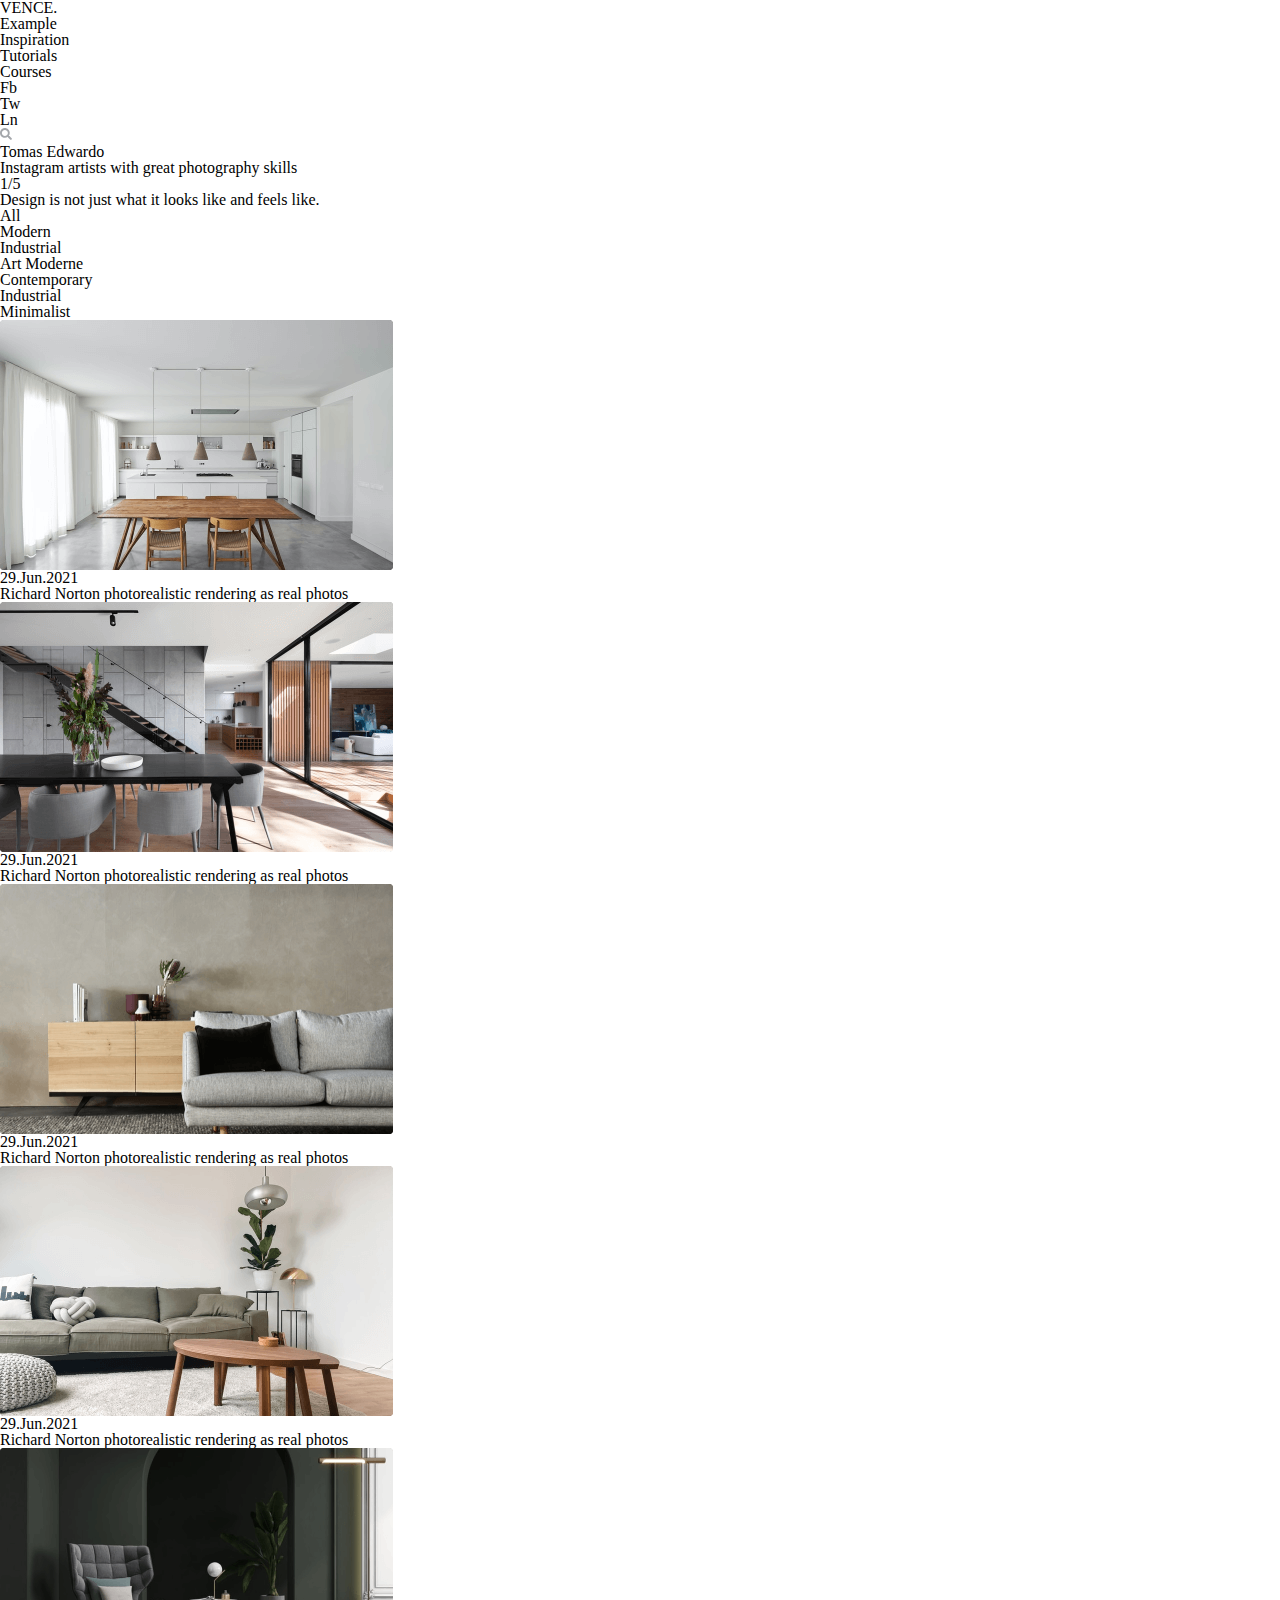
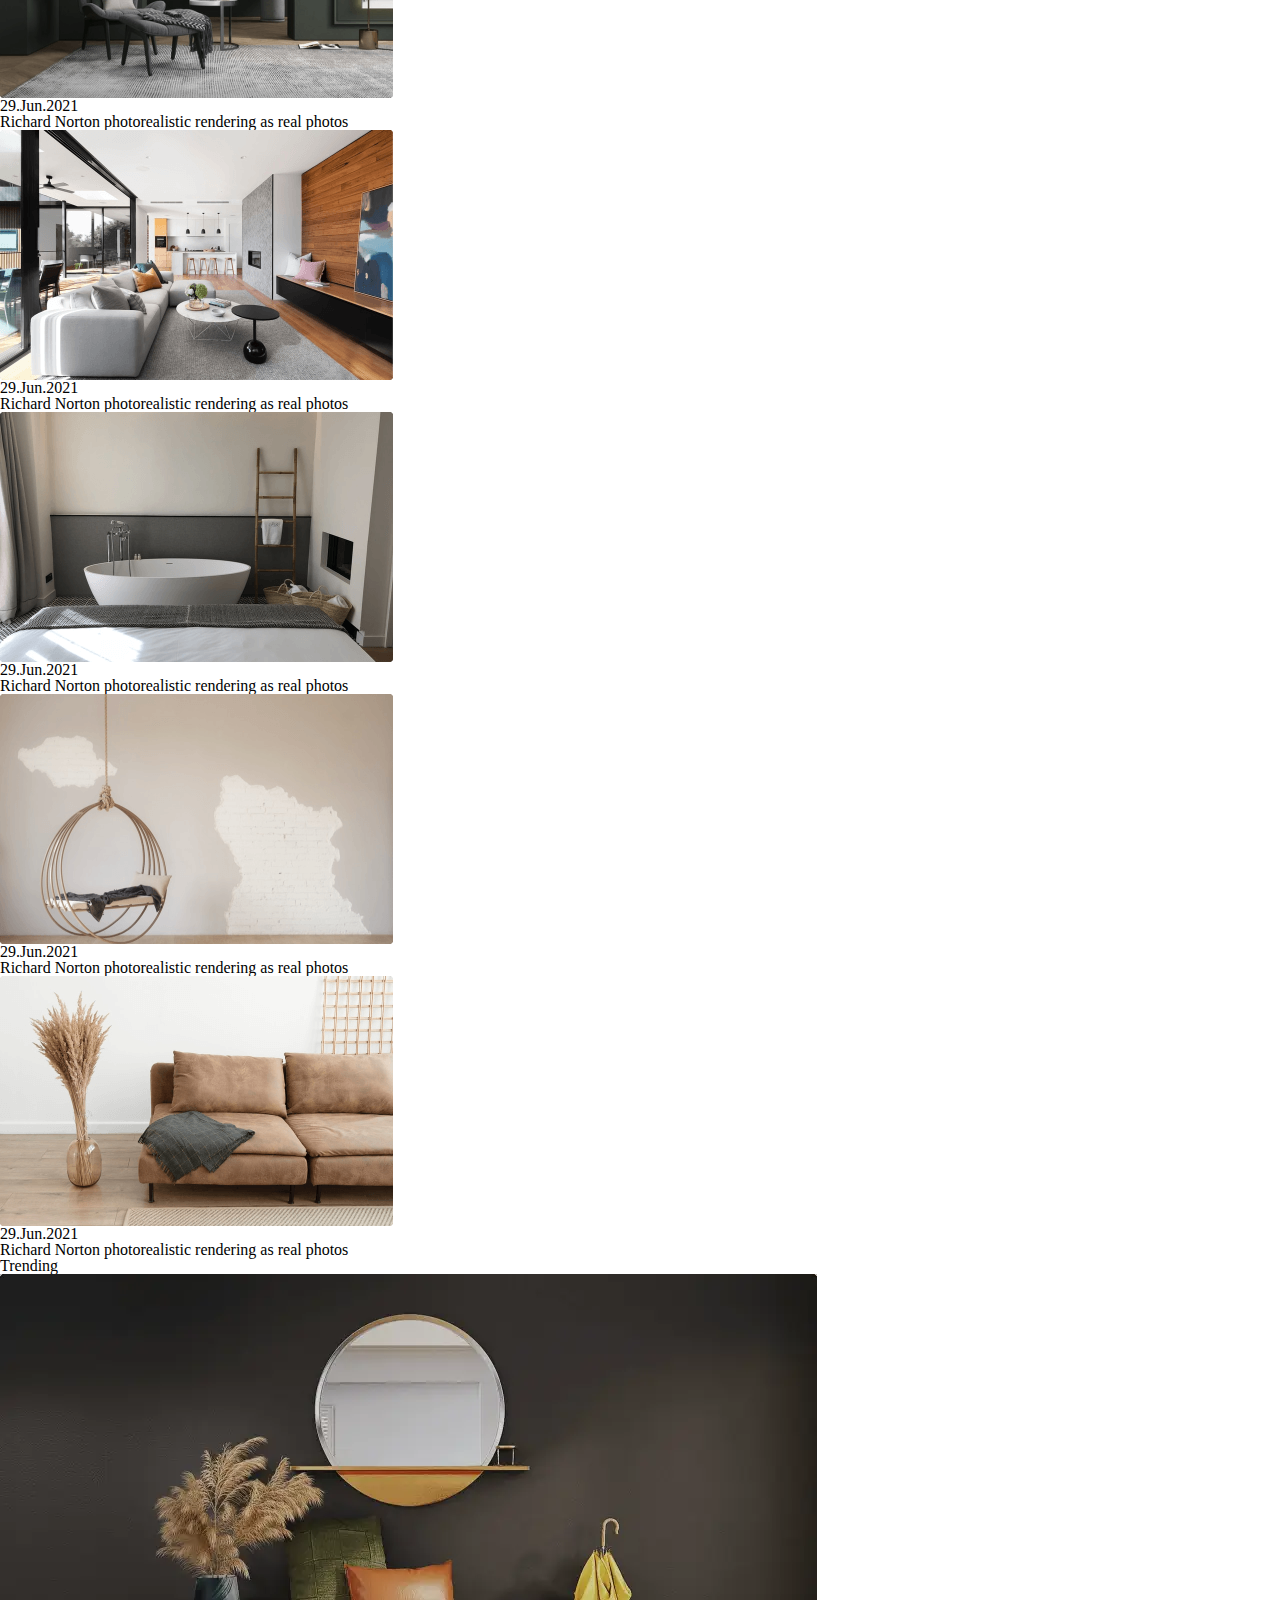
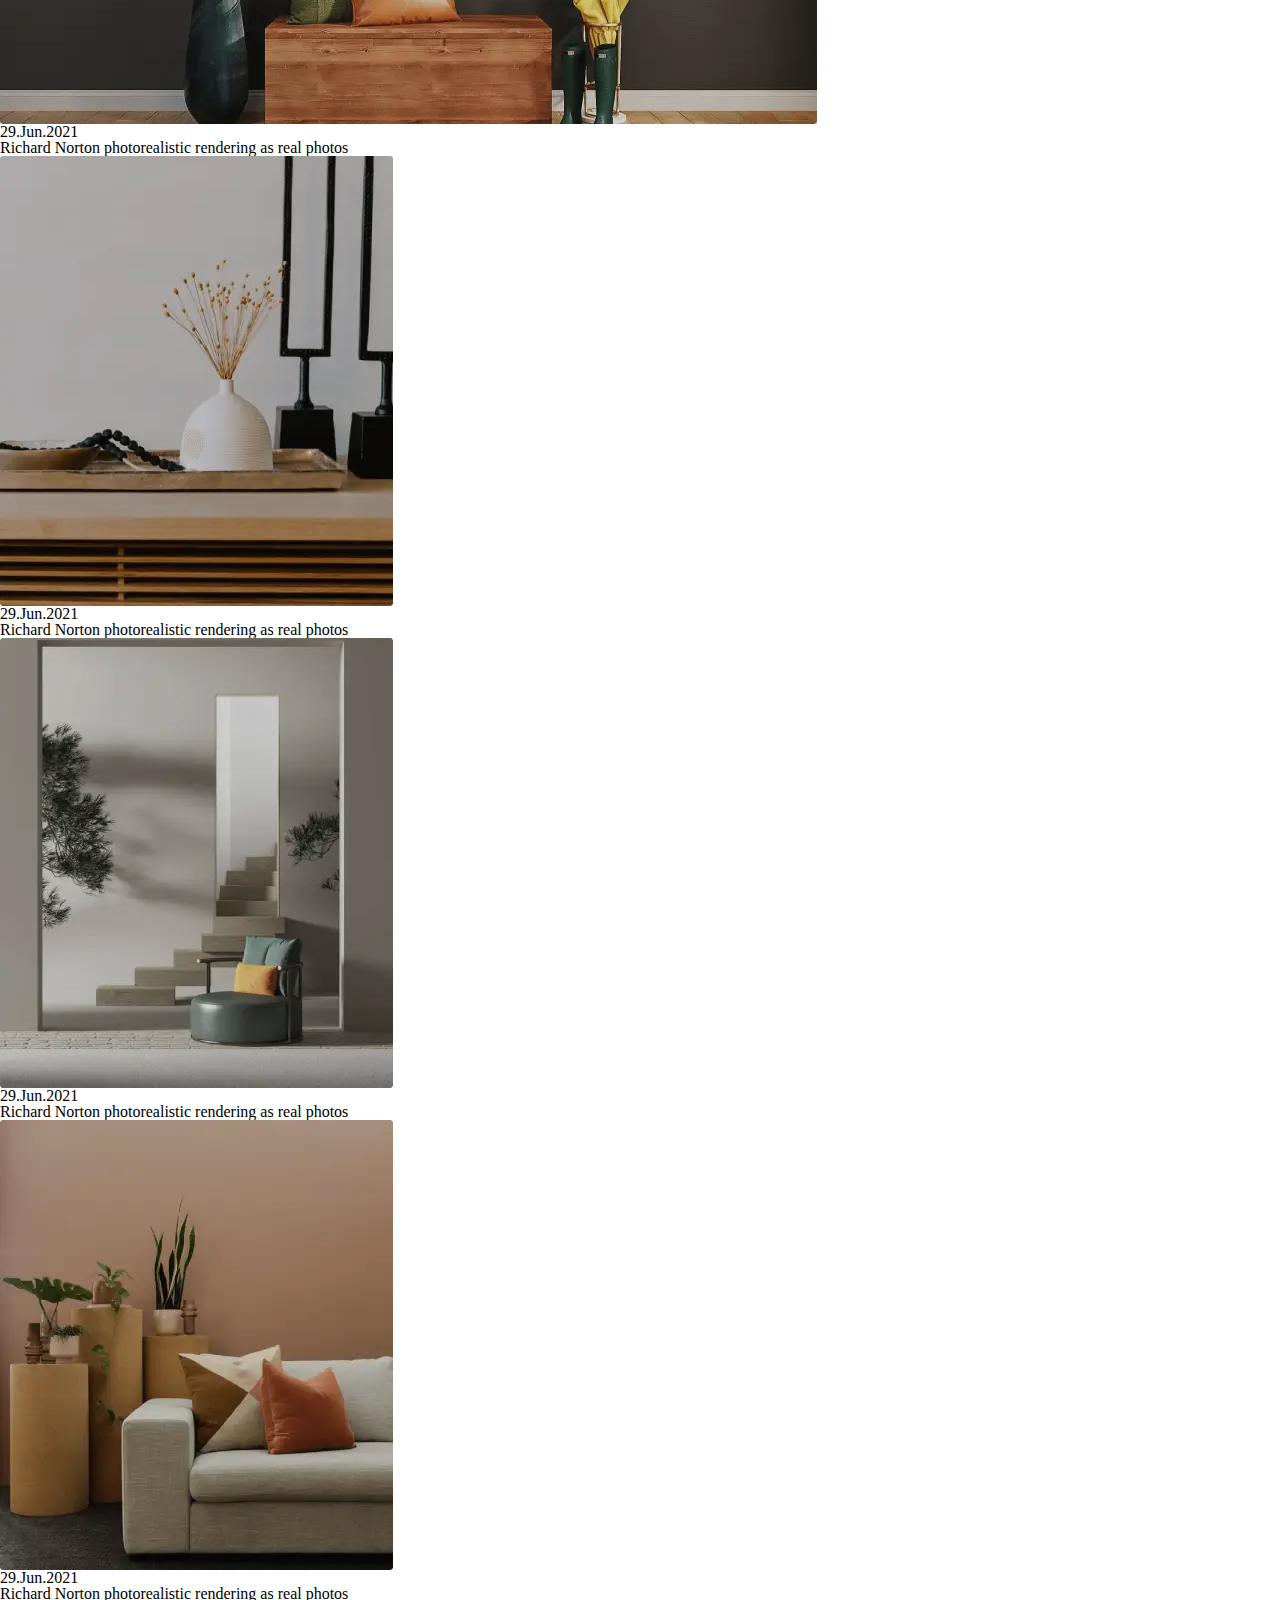
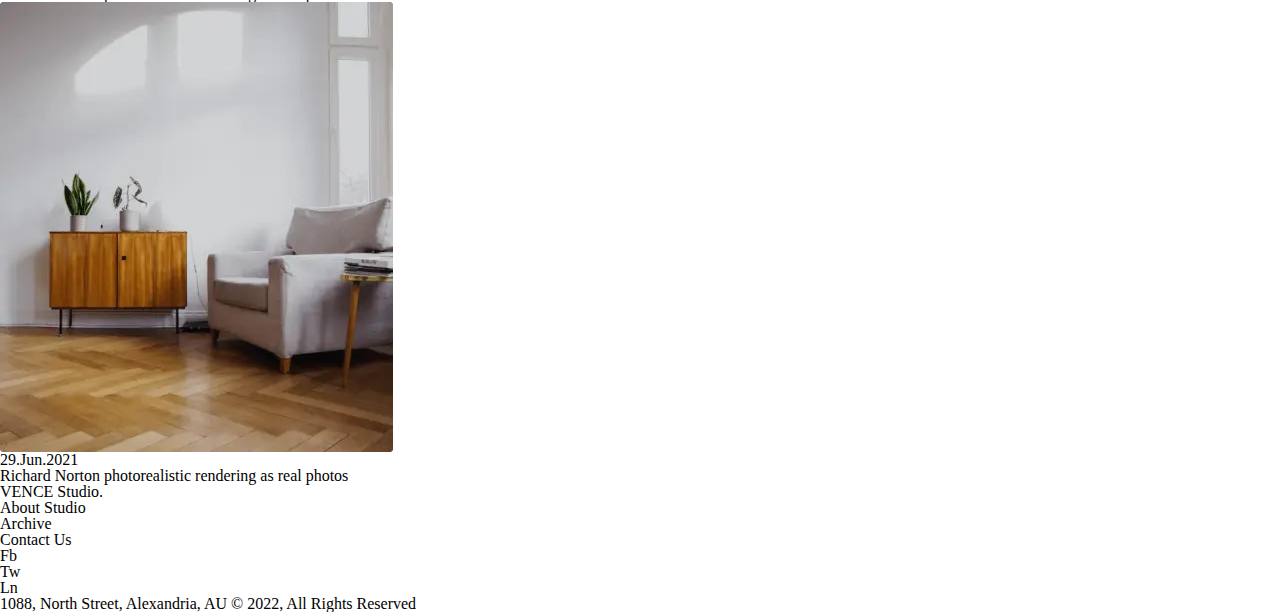
<file: lesson_10/index.html>
<!DOCTYPE html>
<html lang="en">

<head>
    <meta charset="UTF-8">
    <meta name="viewport" content="width=device-width, initial-scale=1.0">
    <link href="https://fonts.googleapis.com/css?family=Poppins:300,500,700&display=swap" rel="stylesheet">
    <link rel="stylesheet" href="css/style.css">
    <title>Lesson 10</title>
</head>
<!-- ================================================================================= -->

<body>
    <div class="interior">
        <header class="header interior__header">
            <div class="header__container">
                <div class="hader__logo">VENCE.</div>
                <ul class="header__menu">
                    <li><a href="#">Example</a></li>
                    <li><a href="#">Inspiration</a></li>
                    <li><a href="#">Tutorials</a></li>
                    <li><a href="#">Courses</a></li>
                </ul>
                <ul class="header__social">
                    <li><a href="#">Fb</a></li>
                    <li><a href="#">Tw</a></li>
                    <li><a href="#">Ln</a></li>
                </ul>
                <img class="search" src="img/icons/search.svg" alt="search">
            </div>
        </header>
        <div class="slider interior__slider">
            <div class="slider__container">
                <h1 class="slider__title">Tomas Edwardo</h1>
                <h2 class="slider__subtitle">Instagram artists with great
                    photography skills</h2>
                <div class="slider__number">1/5</div>
            </div>
        </div>
        <div class="galery interior__galery">
            <div class="galery__header-block">
                <div class="galery__container">
                    <h2 class="galery__title">Design is not just what it looks like and feels like.</h2>
                    <ul class="galery__categories">
                        <li><a href="#">All</a></li>
                        <li><a href="#">Modern </a></li>
                        <li><a href="#">Industrial</a></li>
                        <li><a href="#">Art Moderne</a></li>
                        <li><a href="#">Contemporary</a></li>
                        <li><a href="#">Industrial</a></li>
                        <li><a href="#">Minimalist</a></li>
                    </ul>
                </div>
            </div>
            <div class="galery__items">
                <div class="galery__item item">
                    <img class="item__img" src="img/galery/01.webp" alt="photo">
                    <div class="item__date">29.Jun.2021</div>
                    <div class="item__text">Richard Norton photorealistic rendering as real
                        photos</div>
                </div>
                <div class="galery__item item">
                    <img class="item__img" src="img/galery/02.webp" alt="photo">
                    <div class="item__date">29.Jun.2021</div>
                    <div class="item__text">Richard Norton photorealistic rendering as real
                        photos</div>
                </div>
                <div class="galery__item item">
                    <img class="item__img" src="img/galery/03.webp" alt="photo">
                    <div class="item__date">29.Jun.2021</div>
                    <div class="item__text">Richard Norton photorealistic rendering as real
                        photos</div>
                </div>
                <div class="galery__item item">
                    <img class="item__img" src="img/galery/04.webp" alt="photo">
                    <div class="item__date">29.Jun.2021</div>
                    <div class="item__text">Richard Norton photorealistic rendering as real
                        photos</div>
                </div>
                <div class="galery__item item">
                    <img class="item__img" src="img/galery/05.webp" alt="photo">
                    <div class="item__date">29.Jun.2021</div>
                    <div class="item__text">Richard Norton photorealistic rendering as real
                        photos</div>
                </div>
                <div class="galery__item item">
                    <img class="item__img" src="img/galery/06.webp" alt="photo">
                    <div class="item__date">29.Jun.2021</div>
                    <div class="item__text">Richard Norton photorealistic rendering as real
                        photos</div>
                </div>
                <div class="galery__item item">
                    <img class="item__img" src="img/galery/07.webp" alt="photo">
                    <div class="item__date">29.Jun.2021</div>
                    <div class="item__text">Richard Norton photorealistic rendering as real
                        photos</div>
                </div>
                <div class="galery__item item">
                    <img class="item__img" src="img/galery/08.webp" alt="photo">
                    <div class="item__date">29.Jun.2021</div>
                    <div class="item__text">Richard Norton photorealistic rendering as real
                        photos</div>
                </div>
                <div class="galery__item item">
                    <img class="item__img" src="img/galery/09.webp" alt="photo">
                    <div class="item__date">29.Jun.2021</div>
                    <div class="item__text">Richard Norton photorealistic rendering as real
                        photos</div>
                </div>
            </div>
        </div>
        <div class="trending interior__trending">
            <div class="trending__container">
                <h2 class="trending__title">Trending</h2>
                <div class="trending__items">
                    <div class="trending__item item-trending">
                        <img class="item-trending__img" src="img/trending/01.webp" alt="photo">
                        <div class="item-trending__date">29.Jun.2021</div>
                        <div class="item-trending__text">Richard Norton photorealistic rendering as real photos</div>
                    </div>
                    <div class="trending__item">
                        <img class="trending__img" src="img/trending/02.webp" alt="photo">
                        <div class="trending__date">29.Jun.2021</div>
                        <div class="trending__text">Richard Norton photorealistic rendering as real photos</div>
                    </div>
                    <div class="trending__item">
                        <img class="trending__img" src="img/trending/03.webp" alt="photo">
                        <div class="trending__date">29.Jun.2021</div>
                        <div class="trending__text">Richard Norton photorealistic rendering as real photos</div>
                    </div>
                    <div class="trending__item">
                        <img class="trending__img" src="img/trending/04.webp" alt="photo">
                        <div class="trending__date">29.Jun.2021</div>
                        <div class="trending__text">Richard Norton photorealistic rendering as real photos</div>
                    </div>
                    <div class="trending__item">
                        <img class="trending__img" src="img/trending/05.webp" alt="photo">
                        <div class="trending__date">29.Jun.2021</div>
                        <div class="trending__text">Richard Norton photorealistic rendering as real photos</div>
                    </div>
                </div>
            </div>
        </div>
        <footer class="footer">
            <div class="footer__container">
                <div class="footer__row-up">
                    <div class="footer__logo">VENCE Studio.</div>
                    <ul class="footer__links">
                        <li><a href="#">About Studio</a></li>
                        <li><a href="#">Archive</a></li>
                        <li><a href="#">Contact Us</a></li>
                    </ul>
                    <ul class="footer__social">
                        <li><a href="#">Fb</a></li>
                        <li><a href="#">Tw</a></li>
                        <li><a href="#">Ln</a></li>
                    </ul>
                </div>
                <div class="footer__row-down">
                    <a href="#">1088, North Street, Alexandria, AU</a>
                    <a href="#">© 2022, All Rights Reserved</a>
                </div>
            </div>
        </footer>
    </div>
</body>

</html>
</file>
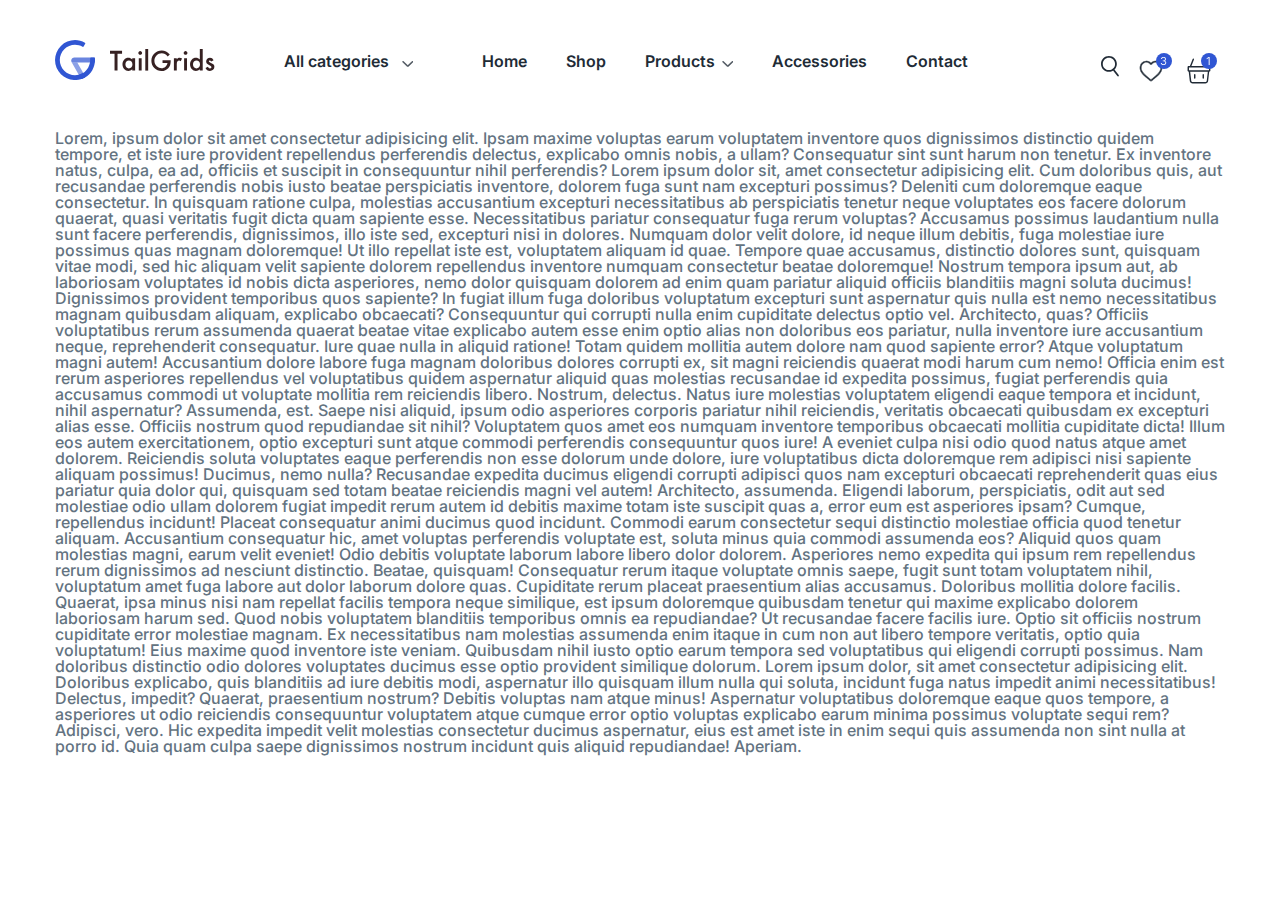
<file: lesson_11/index.html>
<!DOCTYPE html>
<html lang="en">

<head>
    <meta charset="UTF-8">
    <meta name="viewport" content="width=device-width, initial-scale=1.0">
    <link href="https://fonts.googleapis.com/css?family=Inter:500,600,700&display=swap" rel="stylesheet">
    <link rel="stylesheet" href="css/style.css">
    <title>Lesson 11</title>
</head>
<!-- ================================================================================= -->

<body>
    <div class="wrapper">
        <header class="header">
            <div class="header__container">
                <div class="header__items">
                    <a href="#"><img class="header__logo" src="img/icons/logo.svg" alt="logo"></a>
                    <div class="header__categories">
                        <a href="#" class="header__categories-link">All categories</a>
                        <ul class="header__categories-menu menu-categories">
                            <li class="menu-categories__item">
                                <a class="menu-categories__link" href="#">Arts & Crafts</a>
                            </li>
                            <li class="menu-categories__item-sub">
                                <a class="menu-categories__link link-categories" href="#">Fashion</a>
                                <div class="menu-categories__sub-menu sub-menu">
                                    <div class="sub-menu__item">
                                        <h2 class="sub-menu__title">New Arrivals</h2>
                                        <ul class="sub-menu__list list-sub-menu">
                                            <li class="list-sub-menu__item">
                                                <a class="list-sub-menu__link" href="#">Dressess</a>
                                            </li>
                                            <li class="list-sub-menu__item">
                                                <a class="list-sub-menu__link" href="#">Jackets</a>
                                            </li>
                                            <li class="list-sub-menu__item">
                                                <a class="list-sub-menu__link" href="#">Sweatshirts</a>
                                            </li>
                                            <li class="list-sub-menu__item">
                                                <a class="list-sub-menu__link" href="#">Tops & Tees</a>
                                            </li>
                                            <li class="list-sub-menu__item">
                                                <a class="list-sub-menu__link" href="#">Party Dressess</a>
                                            </li>
                                            <li class="list-sub-menu__item">
                                                <a class="list-sub-menu__link" href="#">Electronics</a>
                                            </li>
                                        </ul>
                                    </div>
                                    <div class="sub-menu__item">
                                        <h2 class="sub-menu__title">Trending</h2>
                                        <ul class="sub-menu__list list-sub-menu">
                                            <li class="list-sub-menu__item">
                                                <a class="list-sub-menu__link" href="#">Pants</a>
                                            </li>
                                            <li class="list-sub-menu__item">
                                                <a class="list-sub-menu__link" href="#">Accessories</a>
                                            </li>
                                            <li class="list-sub-menu__item">
                                                <a class="list-sub-menu__link" href="#">Tops & Tees</a>
                                            </li>
                                            <li class="list-sub-menu__item">
                                                <a class="list-sub-menu__link" href="#">Casual Shorts</a>
                                            </li>
                                            <li class="list-sub-menu__item">
                                                <a class="list-sub-menu__link" href="#">Jeans</a>
                                            </li>
                                            <li class="list-sub-menu__item">
                                                <a class="list-sub-menu__link" href="#">Electronics</a>
                                            </li>
                                        </ul>
                                    </div>
                                    <div class="sub-menu__block-img">
                                        <img src="img/01.jpg" alt="picture">
                                        <div class="sub-menu__block-price">
                                            <div class="sub-menu__discount">50%</div>
                                            <div class="sub-menu__text">Flat Discount</div>
                                            <a href="#" class="sub-menu__btn">Shop Now</a>
                                        </div>
                                    </div>
                                </div>
                            </li>
                            <li class="menu-categories__item">
                                <a class="menu-categories__link" href="#">Bages & Shoes</a>
                            </li>
                            <li class="menu-categories__item">
                                <a class="menu-categories__link" href="#">Jewelry & Watch</a>
                            </li>
                            <li class="menu-categories__item">
                                <a class="menu-categories__link" href="#">Beauty & Health</a>
                            </li>
                            <li class="menu-categories__item">
                                <a class="menu-categories__link" href="#">Electronics</a>
                            </li>
                        </ul>
                    </div>
                    <ul class="header__menu menu">
                        <li class="menu__item">
                            <a href="#">Home</a>
                        </li>
                        <li class="menu__item">
                            <a href="#">Shop</a>
                        </li>
                        <li class="menu__item-arrow">
                            <a class="item-arrow__link" href="#">Products</a>
                        </li>
                        <li class="menu__item">
                            <a href="#">Accessories</a>
                        </li>
                        <li class="menu__item">
                            <a href="#">Contact</a>
                        </li>
                    </ul>
                    <div class="header__icons">
                        <a class="header__icons-img" href="#"><img src="img/icons/search.svg" alt="icon"></a>
                        <a class="header__icons-img" href="#"><img src="img/icons/favorits.svg" alt="icon"></a>
                        <a class="header__icons-img" href="#"><img src="img/icons/basket.svg" alt="icon"></a>
                    </div>
                </div>
            </div>
        </header>
        <div class="text">
            <div class="text__container">
                <p>Lorem, ipsum dolor sit amet consectetur adipisicing elit. Ipsam maxime voluptas earum voluptatem
                    inventore
                    quos dignissimos distinctio quidem tempore, et iste iure provident repellendus perferendis delectus,
                    explicabo omnis nobis, a ullam? Consequatur sint sunt harum non tenetur. Ex inventore natus, culpa,
                    ea ad,
                    officiis et suscipit in consequuntur nihil perferendis? Lorem ipsum dolor sit, amet consectetur
                    adipisicing
                    elit. Cum doloribus quis, aut recusandae perferendis nobis iusto beatae perspiciatis inventore,
                    dolorem fuga
                    sunt nam excepturi possimus? Deleniti cum doloremque eaque consectetur.
                    In quisquam ratione culpa, molestias accusantium excepturi necessitatibus ab perspiciatis tenetur
                    neque
                    voluptates eos facere dolorum quaerat, quasi veritatis fugit dicta quam sapiente esse.
                    Necessitatibus
                    pariatur consequatur fuga rerum voluptas?
                    Accusamus possimus laudantium nulla sunt facere perferendis, dignissimos, illo iste sed, excepturi
                    nisi in
                    dolores. Numquam dolor velit dolore, id neque illum debitis, fuga molestiae iure possimus quas
                    magnam
                    doloremque!
                    Ut illo repellat iste est, voluptatem aliquam id quae. Tempore quae accusamus, distinctio dolores
                    sunt,
                    quisquam vitae modi, sed hic aliquam velit sapiente dolorem repellendus inventore numquam
                    consectetur beatae
                    doloremque!
                    Nostrum tempora ipsum aut, ab laboriosam voluptates id nobis dicta asperiores, nemo dolor quisquam
                    dolorem
                    ad enim quam pariatur aliquid officiis blanditiis magni soluta ducimus! Dignissimos provident
                    temporibus
                    quos sapiente?
                    In fugiat illum fuga doloribus voluptatum excepturi sunt aspernatur quis nulla est nemo
                    necessitatibus
                    magnam quibusdam aliquam, explicabo obcaecati? Consequuntur qui corrupti nulla enim cupiditate
                    delectus
                    optio vel. Architecto, quas?
                    Officiis voluptatibus rerum assumenda quaerat beatae vitae explicabo autem esse enim optio alias non
                    doloribus eos pariatur, nulla inventore iure accusantium neque, reprehenderit consequatur. Iure quae
                    nulla
                    in aliquid ratione!
                    Totam quidem mollitia autem dolore nam quod sapiente error? Atque voluptatum magni autem!
                    Accusantium dolore
                    labore fuga magnam doloribus dolores corrupti ex, sit magni reiciendis quaerat modi harum cum nemo!
                    Officia enim est rerum asperiores repellendus vel voluptatibus quidem aspernatur aliquid quas
                    molestias
                    recusandae id expedita possimus, fugiat perferendis quia accusamus commodi ut voluptate mollitia rem
                    reiciendis libero. Nostrum, delectus.
                    Natus iure molestias voluptatem eligendi eaque tempora et incidunt, nihil aspernatur? Assumenda,
                    est. Saepe
                    nisi aliquid, ipsum odio asperiores corporis pariatur nihil reiciendis, veritatis obcaecati
                    quibusdam ex
                    excepturi alias esse.
                    Officiis nostrum quod repudiandae sit nihil? Voluptatem quos amet eos numquam inventore temporibus
                    obcaecati
                    mollitia cupiditate dicta! Illum eos autem exercitationem, optio excepturi sunt atque commodi
                    perferendis
                    consequuntur quos iure!
                    A eveniet culpa nisi odio quod natus atque amet dolorem. Reiciendis soluta voluptates eaque
                    perferendis non
                    esse dolorum unde dolore, iure voluptatibus dicta doloremque rem adipisci nisi sapiente aliquam
                    possimus!
                    Ducimus, nemo nulla? Recusandae expedita ducimus eligendi corrupti adipisci quos nam excepturi
                    obcaecati
                    reprehenderit quas eius pariatur quia dolor qui, quisquam sed totam beatae reiciendis magni vel
                    autem!
                    Architecto, assumenda.
                    Eligendi laborum, perspiciatis, odit aut sed molestiae odio ullam dolorem fugiat impedit rerum autem
                    id
                    debitis maxime totam iste suscipit quas a, error eum est asperiores ipsam? Cumque, repellendus
                    incidunt!
                    Placeat consequatur animi ducimus quod incidunt. Commodi earum consectetur sequi distinctio
                    molestiae
                    officia quod tenetur aliquam. Accusantium consequatur hic, amet voluptas perferendis voluptate est,
                    soluta
                    minus quia commodi assumenda eos?
                    Aliquid quos quam molestias magni, earum velit eveniet! Odio debitis voluptate laborum labore libero
                    dolor
                    dolorem. Asperiores nemo expedita qui ipsum rem repellendus rerum dignissimos ad nesciunt
                    distinctio.
                    Beatae, quisquam!
                    Consequatur rerum itaque voluptate omnis saepe, fugit sunt totam voluptatem nihil, voluptatum amet
                    fuga
                    labore aut dolor laborum dolore quas. Cupiditate rerum placeat praesentium alias accusamus.
                    Doloribus
                    mollitia dolore facilis.
                    Quaerat, ipsa minus nisi nam repellat facilis tempora neque similique, est ipsum doloremque
                    quibusdam
                    tenetur qui maxime explicabo dolorem laboriosam harum sed. Quod nobis voluptatem blanditiis
                    temporibus omnis
                    ea repudiandae?
                    Ut recusandae facere facilis iure. Optio sit officiis nostrum cupiditate error molestiae magnam. Ex
                    necessitatibus nam molestias assumenda enim itaque in cum non aut libero tempore veritatis, optio
                    quia
                    voluptatum!
                    Eius maxime quod inventore iste veniam. Quibusdam nihil iusto optio earum tempora sed voluptatibus
                    qui
                    eligendi corrupti possimus. Nam doloribus distinctio odio dolores voluptates ducimus esse optio
                    provident
                    similique dolorum. Lorem ipsum dolor, sit amet consectetur adipisicing elit. Doloribus explicabo,
                    quis
                    blanditiis ad iure debitis modi, aspernatur illo quisquam illum nulla qui soluta, incidunt fuga
                    natus
                    impedit animi necessitatibus! Delectus, impedit? Quaerat, praesentium nostrum? Debitis voluptas nam
                    atque
                    minus! Aspernatur voluptatibus doloremque eaque quos tempore, a asperiores ut odio reiciendis
                    consequuntur
                    voluptatem atque cumque error optio voluptas explicabo earum minima possimus voluptate sequi rem?
                    Adipisci,
                    vero. Hic expedita impedit velit molestias consectetur ducimus aspernatur, eius est amet iste in
                    enim sequi
                    quis assumenda non sint nulla at porro id. Quia quam culpa saepe dignissimos nostrum incidunt quis
                    aliquid
                    repudiandae! Aperiam.</p>
            </div>
        </div>
    </div>
</body>

</html>
</file>
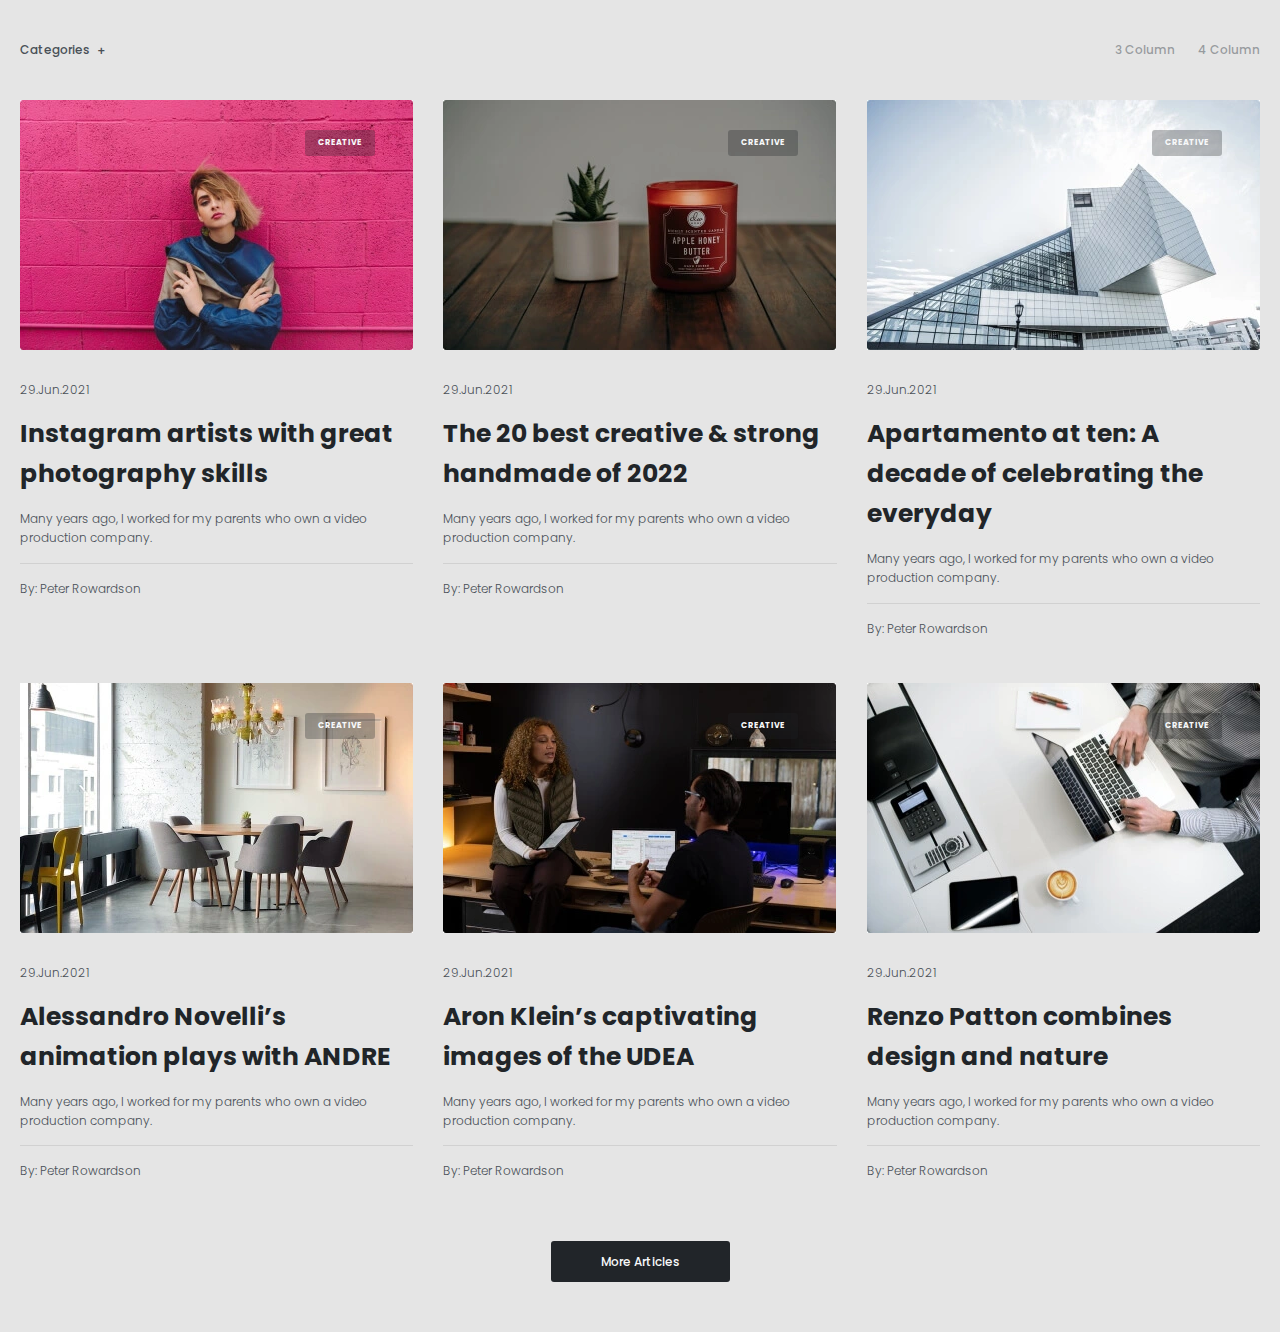
<file: lesson_14/index.html>
<!DOCTYPE html>
<html lang="en">

<head>
    <meta charset="UTF-8">
    <meta name="viewport" content="width=device-width, initial-scale=1.0">
    <link href="https://fonts.googleapis.com/css?family=Poppins:300,500,700&display=swap" rel="stylesheet">
    <link rel="stylesheet" href="css/style.css">
    <title>Lesson 14</title>
</head>
<!-- ================================================================================= -->

<body>
    <div class="wrapper">
        <header class="header">
            <div class="header__container">
                <div class="header__menu menu">
                    <div class="menu__text"><a href="#" class="menu__link">Categories</a></div>
                    <ul class="menu__list">
                        <li class="menu__item"><a href="#" class="menu__link-list">3 Column</a></li>
                        <li class="menu__item"><a href="#" class="menu__link-list">4 Column</a></li>
                    </ul>
                </div>
            </div>
        </header>
        <main class="page">
            <div class="page__container">
                <div class="page__block block">
                    <div class="block__card card">
                        <div class="card__image">
                            <img class="card__img" src="img/01.webp" alt="image">
                            <a href="#" class="card__link">CREATIVE</a>
                        </div>
                        <div class="card__date">29.Jun.2021</div>
                        <h2 class="card__title">Instagram artists with great photography skills</h2>
                        <div class="card__subtitle">Many years ago, I worked for my parents who own a video
                            production company.</div>
                        <div class="card__autor">By: Peter Rowardson</div>
                    </div>
                    <div class="block__card card">
                        <div class="card__image">
                            <img class="card__img" src="img/02.webp" alt="image">
                            <a href="#" class="card__link">CREATIVE</a>
                        </div>
                        <div class="card__date">29.Jun.2021</div>
                        <h2 class="card__title">The 20 best creative & strong handmade of 2022</h2>
                        <div class="card__subtitle">Many years ago, I worked for my parents who own a video
                            production company.</div>
                        <div class="card__autor">By: Peter Rowardson</div>
                    </div>
                    <div class="block__card card">
                        <div class="card__image">
                            <img class="card__img" src="img/03.webp" alt="image">
                            <a href="#" class="card__link">CREATIVE</a>
                        </div>
                        <div class="card__date">29.Jun.2021</div>
                        <h2 class="card__title">Apartamento at ten: A decade of celebrating the everyday</h2>
                        <div class="card__subtitle">Many years ago, I worked for my parents who own a video
                            production company.</div>
                        <div class="card__autor">By: Peter Rowardson</div>
                    </div>
                    <div class="block__card card">
                        <div class="card__image">
                            <img class="card__img" src="img/04.webp" alt="image">
                            <a href="#" class="card__link">CREATIVE</a>
                        </div>
                        <div class="card__date">29.Jun.2021</div>
                        <h2 class="card__title">Alessandro Novelli’s animation plays with ANDRE</h2>
                        <div class="card__subtitle">Many years ago, I worked for my parents who own a video
                            production company.</div>
                        <div class="card__autor">By: Peter Rowardson</div>
                    </div>
                    <div class="block__card card">
                        <div class="card__image">
                            <img class="card__img" src="img/05.webp" alt="image">
                            <a href="#" class="card__link">CREATIVE</a>
                        </div>
                        <div class="card__date">29.Jun.2021</div>
                        <h2 class="card__title">Aron Klein’s captivating images of the UDEA</h2>
                        <div class="card__subtitle">Many years ago, I worked for my parents who own a video
                            production company.</div>
                        <div class="card__autor">By: Peter Rowardson</div>
                    </div>
                    <div class="block__card card">
                        <div class="card__image">
                            <img class="card__img" src="img/06.webp" alt="image">
                            <a href="#" class="card__link">CREATIVE</a>
                        </div>
                        <div class="card__date">29.Jun.2021</div>
                        <h2 class="card__title">Renzo Patton combines design and nature</h2>
                        <div class="card__subtitle">Many years ago, I worked for my parents who own a video
                            production company.</div>
                        <div class="card__autor">By: Peter Rowardson</div>
                    </div>
                </div>
                <div class="page__link">
                    <a href="#" class="page__link-item">More Articles</a>
                </div>
            </div>
        </main>
    </div>
</body>

</html>
</file>
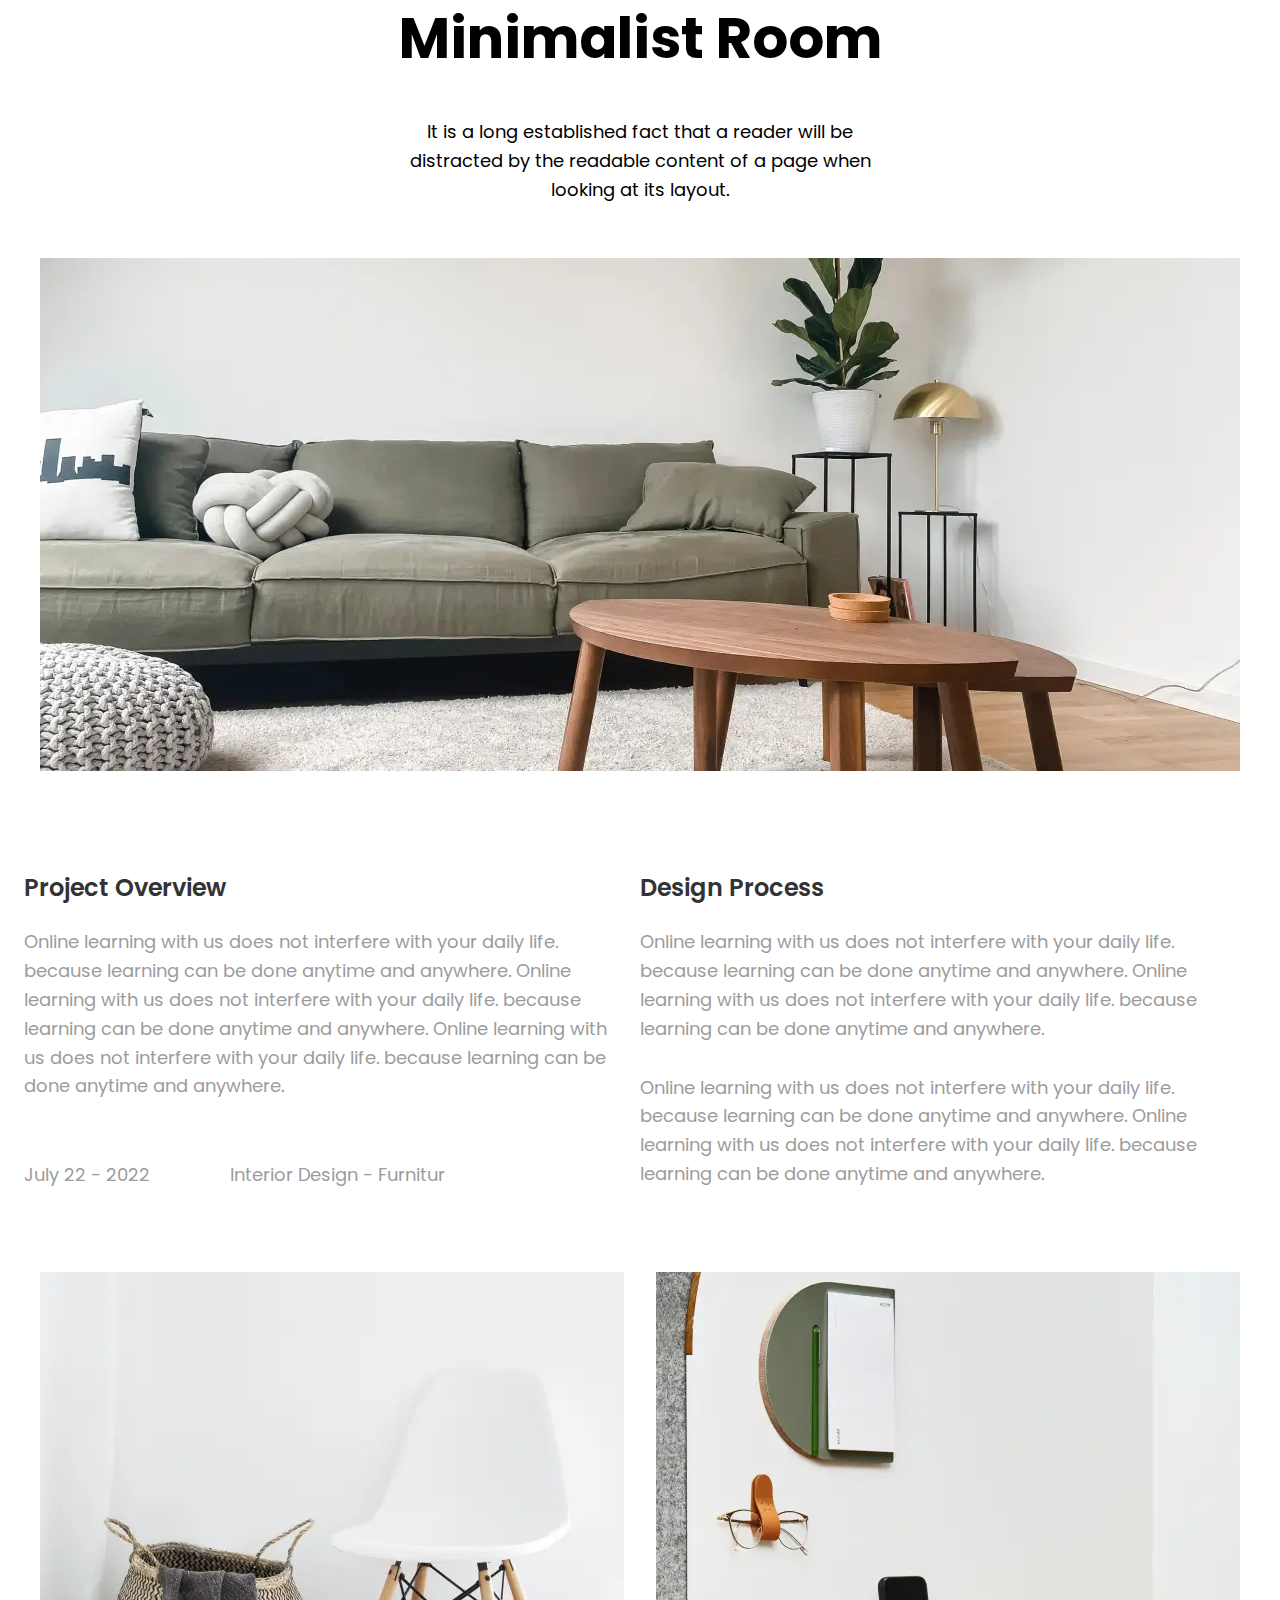
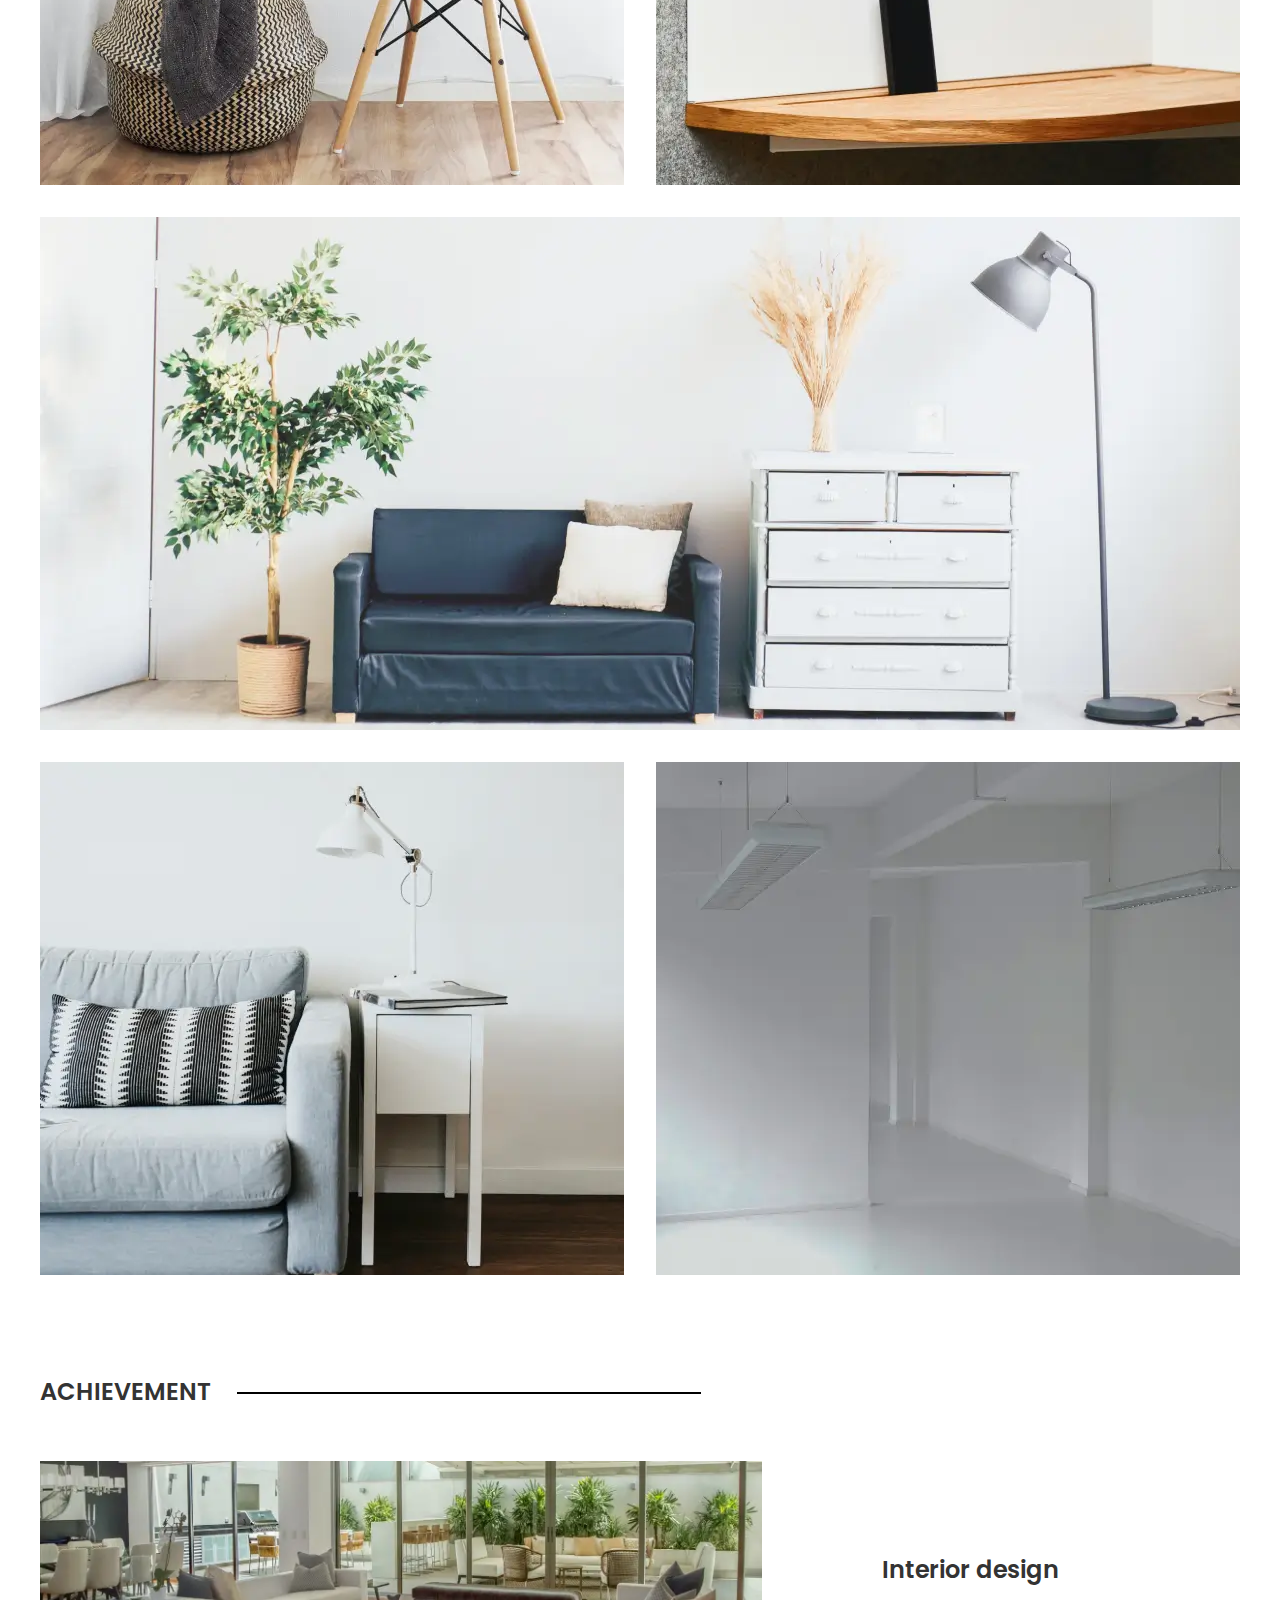
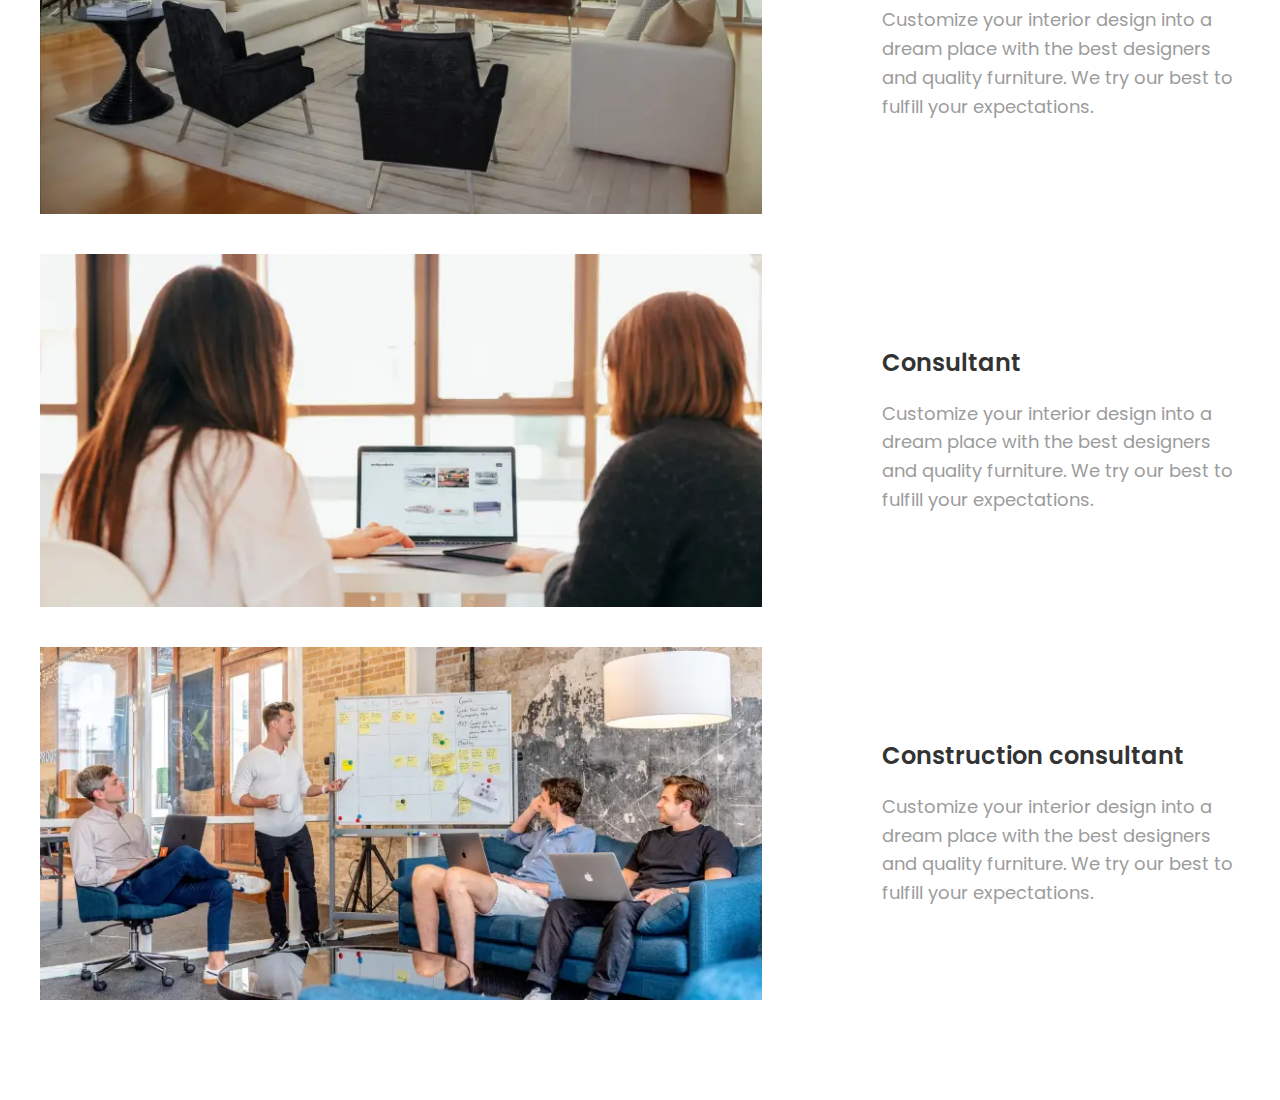
<file: lesson_15/index.html>
<!DOCTYPE html>
<html lang="en">

<head>
    <meta charset="UTF-8">
    <meta name="viewport" content="width=device-width, initial-scale=1.0">
    <link href="https://fonts.googleapis.com/css?family=Poppins:400,500,600,700&display=swap" rel="stylesheet">
    <link rel="stylesheet" href="css/style.css">
    <title>Lesson 15</title>
</head>
<!-- ================================================================================= -->

<body>
    <div class="wrapper">
        <header class="header">
            <div class="header__container">
                <div class="header__item">
                    <div class="header__title">
                        Minimalist Room
                    </div>
                    <div class="header__sub-title">It is a long established fact that a reader will be distracted by the
                        readable content of a page when looking at its layout.</div>
                </div>
            </div>
        </header>
        <main class="page">
            <div class="page__container">
                <div class="page__image-block">
                    <img src="img/portfolio/01.webp" alt="image">
                </div>
                <div class="page__text-block block-text">
                    <div class="block-text__overview">
                        <h2 class="block-text__title-overview">Project Overview</h2>
                        <p class="block-text__content-overview">Online learning with us does not interfere with your
                            daily life. because learning can be done
                            anytime and anywhere. Online learning with us does not interfere with your daily life.
                            because learning can be done anytime and anywhere. Online learning with us does not
                            interfere with your daily life. because learning can be done anytime and anywhere. </p>
                        <div class="block-text__footer">
                            <div class="block-text__date">July 22 - 2022</div>
                            <div class="block-text__furnitur">Interior Design - Furnitur</div>
                        </div>
                    </div>
                    <div class="block-text__process">
                        <h2 class="block-text__title-process">Design Process</h2>
                        <p class="block-text__content-process">Online learning with us does not interfere with your
                            daily life. because learning can be done
                            anytime and anywhere. Online learning with us does not interfere with your daily life.
                            because learning can be done anytime and anywhere.</p>
                        <p class="block-text__content-process">Online learning with us does not interfere with your
                            daily life. because learning can be done
                            anytime and anywhere. Online learning with us does not interfere with your daily life.
                            because learning can be done anytime and anywhere.</p>
                    </div>
                </div>
                <div class="page__portfolio portfolio">
                    <div class="portfolio__items">
                        <div class="portfolio__item">
                            <img src="img/portfolio/02.webp" alt="image">
                        </div>
                        <div class="portfolio__item">
                            <img src="img/portfolio/03.webp" alt="image">
                        </div>
                        <div class="portfolio__item">
                            <img src="img/portfolio/04.webp" alt="image">
                        </div>
                        <div class="portfolio__item">
                            <img src="img/portfolio/05.webp" alt="image">
                        </div>
                        <div class="portfolio__item">
                            <img src="img/portfolio/06.webp" alt="image">
                        </div>
                    </div>
                </div>
                <div class="page__services services">
                    <div class="services__title">ACHIEVEMENT</div>
                    <div class="services__block block-services">
                        <div class="block-services__item item-services">
                            <div class="item-services__image">
                                <img src="img/services/01.webp" alt="image">
                            </div>
                            <div class="item-services__content">
                                <h2 class="item-services__title">Interior design</h2>
                                <p class="item-services__text">Customize your interior design into a dream place with
                                    the best designers and quality furniture. We try our best to fulfill your
                                    expectations.</p>
                            </div>
                        </div>
                        <div class="block-services__item item-services">
                            <div class="item-services__image">
                                <img src="img/services/02.webp" alt="image">
                            </div>
                            <div class="item-services__content">
                                <h2 class="item-services__title">Consultant</h2>
                                <p class="item-services__text">Customize your interior design into a dream place with
                                    the best designers and quality furniture. We try our best to fulfill your
                                    expectations.</p>
                            </div>
                        </div>
                        <div class="block-services__item item-services">
                            <div class="item-services__image">
                                <img src="img/services/03.webp" alt="image">
                            </div>
                            <div class="item-services__content">
                                <h2 class="item-services__title">Construction consultant</h2>
                                <p class="item-services__text">Customize your interior design into a dream place with
                                    the best designers and quality furniture. We try our best to fulfill your
                                    expectations.</p>
                            </div>
                        </div>
                    </div>
                </div>
            </div>
        </main>
    </div>
</body>

</html>
</file>
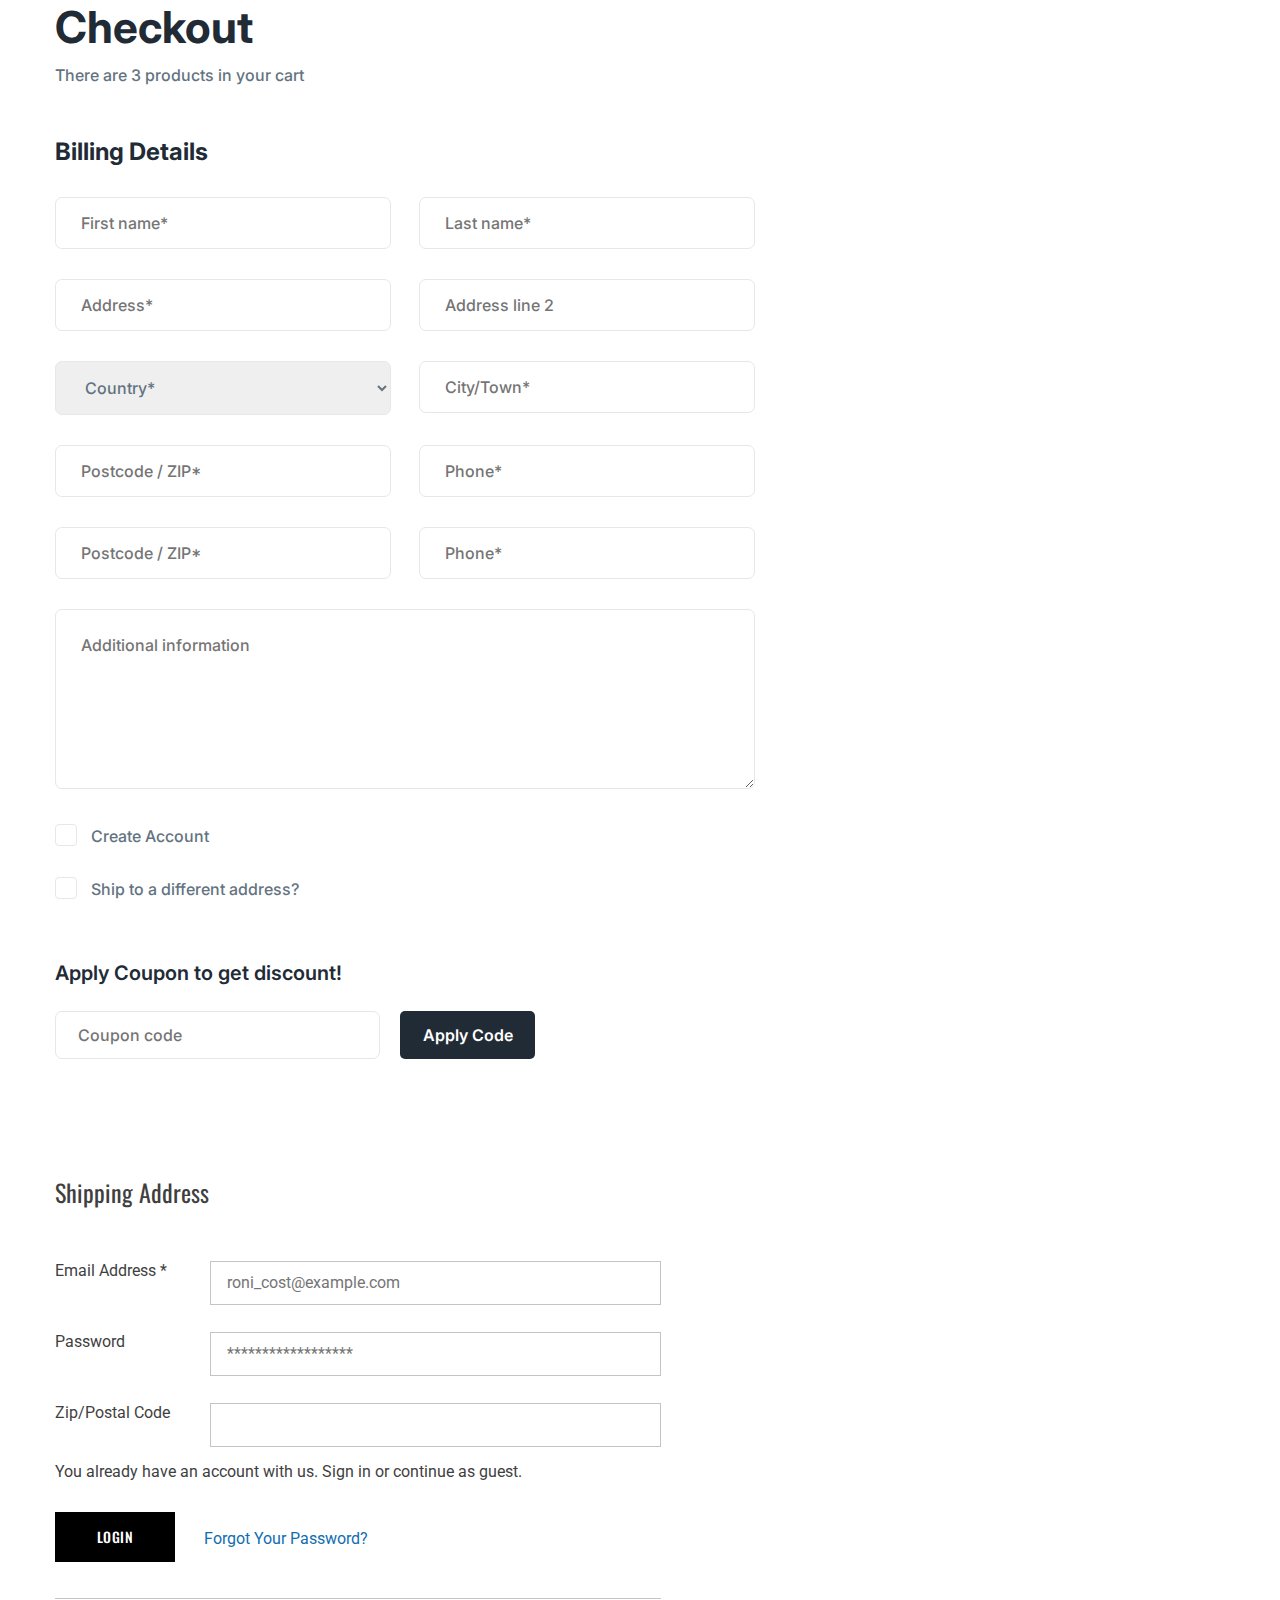
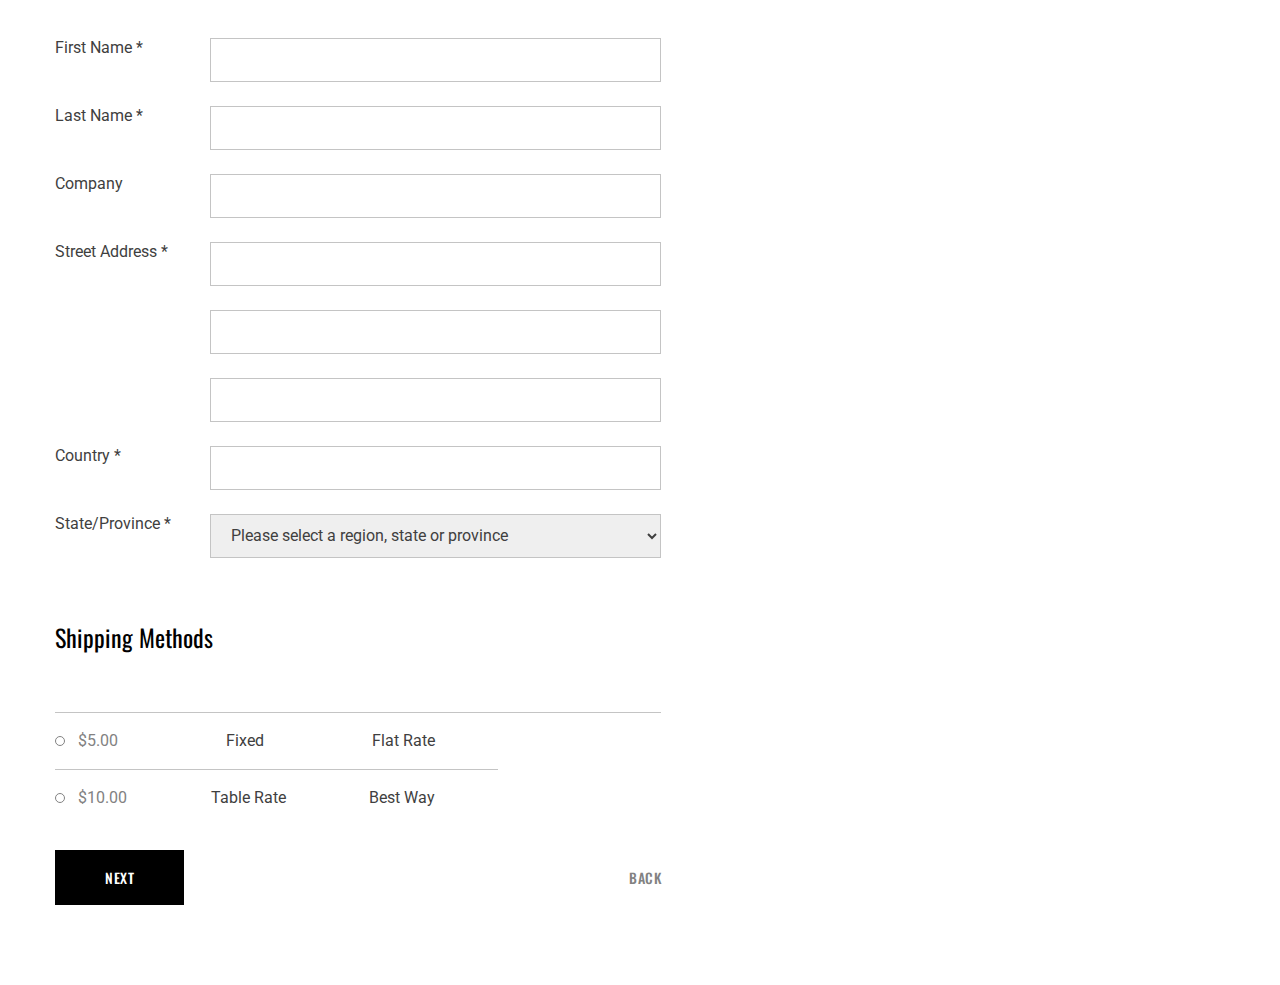
<file: lesson_16/index.html>
<!DOCTYPE html>
<html lang="en">

<head>
    <meta charset="UTF-8">
    <meta name="viewport" content="width=device-width, initial-scale=1.0">
    <link rel="stylesheet" href="css/style.css">
    <title>Lesson 16</title>
</head>
<!-- ================================================================================= -->

<body>
    <div class="wrapper">
        <header class="header">
        </header>
        <main class="page">
            <div class="checkout">
                <div class="checkout__container">
                    <div class="checkout__header">
                        <h2 class="checkout__title">Checkout</h2>
                        <p class="checkout__sub-title">There are 3 products in your cart</p>
                    </div>
                    <div class="checkout__form form-checkout">
                        <h2 class="form-checkout__title">Billing Details</h2>
                        <form action="#" class="form-checkout__item">
                            <div class="form-checkout__wrapper">
                                <div class="form-checkout__inner"><input class="form-checkout__input" type="text"
                                        placeholder="First name*" required></div>
                                <div class="form-checkout__inner"><input class="form-checkout__input" type="text"
                                        placeholder="Last name*" required></div>
                                <div class="form-checkout__inner"><input class="form-checkout__input" type="text"
                                        placeholder="Address*" required></div>
                                <div class="form-checkout__inner"><input class="form-checkout__input" type="text"
                                        placeholder="Address line 2"></div>
                                <div class="form-checkout__inner">
                                    <select class="form-checkout__list" name="country">
                                        <option value disabled selected>Country*</option>
                                        <option value="1">Ukraine</option>
                                        <option value="2">USA</option>
                                        <option value="3">Germany</option>
                                    </select>
                                </div>
                                <div class="form-checkout__inner"><input class="form-checkout__input" type="text"
                                        placeholder="City/Town*" required></div>
                                <div class="form-checkout__inner"><input class="form-checkout__input" type="text"
                                        placeholder="Postcode / ZIP*" required></div>
                                <div class="form-checkout__inner"><input class="form-checkout__input" type="tel"
                                        placeholder="Phone*" required></div>
                                <div class="form-checkout__inner"><input class="form-checkout__input" type="text"
                                        placeholder="Postcode / ZIP*" required></div>
                                <div class="form-checkout__inner"><input class="form-checkout__input" type="tel"
                                        placeholder="Phone*" required></div>
                                <textarea class="form-checkout__area" placeholder="Additional information"
                                    name="Additional information"></textarea>
                            </div>
                            <div class="form-checkout__checkbox checkbox">
                                <div class="checkbox__item">
                                    <input class="checkbox__input" type="checkbox" name="create account" id="account">
                                    <label class="checkbox__label" for="account">Create Account</label>
                                </div>
                                <div class="checkbox__item">
                                    <input class="checkbox__input" type="checkbox" name="Ship to a different address"
                                        id="address">
                                    <label class="checkbox__label" for="address">Ship to a different address?</label>
                                </div>
                            </div>
                            <div class="form-checkout__coupon coupon">
                                <h2 class="coupon__title">Apply Coupon to get discount!</h2>
                                <div class="coupon__input-parent">
                                    <input type="text" class="coupon__input" placeholder="Coupon code">
                                    <button class="coupon__btn" type="submit">Apply Code</button>
                                </div>
                            </div>
                        </form>
                    </div>
                </div>
            </div>
            <div class="shipping">
                <div class="shipping__container">
                    <div class="shipping__address address">
                        <form class="address__form">
                            <h2 class="address__title">Shipping Address</h2>
                            <div class="address__login">
                                <div class="address__items">
                                    <div class="address__item">
                                        <label for="mail-01" class="adderss__label">Email Address *</label>
                                        <input required id="mail-01" type="email" name="mail"
                                            placeholder="roni_cost@example.com" class="address__input">
                                    </div>
                                    <div class="address__item">
                                        <label for="password-01" class="address__label">Password</label>
                                        <input required id="password-01" type="password" name="password"
                                            placeholder="******************" class="address__input">
                                    </div>
                                    <div class="address__item">
                                        <label for="zip-01" class="address__label">Zip/Postal Code</label>
                                        <input id="zip-01" type="text" name="zip" class="address__input">
                                    </div>
                                </div>
                                <p class="address__text">You already have an account with us. Sign in or continue as
                                    guest.</p>
                                <div class="address__actions">
                                    <button type="submit" class="address__btn">login</button>
                                    <a href="#" class="address__link-login">Forgot Your Password?</a>
                                </div>
                            </div>
                            <div class="address__name-form form-name">
                                <div class="form-name__item">
                                    <label class="form-name__label" for="name-01">First Name *</label>
                                    <input id="name-01" required type="text" class="form-name__input">
                                </div>
                                <div class="form-name__item">
                                    <label class="form-name__label" for="name-02">Last Name *</label>
                                    <input id="name-02" required type="text" class="form-name__input">
                                </div>
                                <div class="form-name__item">
                                    <label class="form-name__label" for="name-03">Company</label>
                                    <input id="name-03" type="text" class="form-name__input">
                                </div>
                                <div class="form-name__item">
                                    <label class="form-name__label" for="name-04">Street Address *</label>
                                    <input id="name-04" required type="text" class="form-name__input">
                                </div>
                                <div class="form-name__item">
                                    <label for="name-05"></label>
                                    <input id="name-05" type="text" class="form-name__input">
                                </div>
                                <div class="form-name__item">
                                    <label for="name-06"></label>
                                    <input id="name-06" type="text" class="form-name__input">
                                </div>
                                <div class="form-name__item">
                                    <label class="form-name__label" for="name-07">Country *</label>
                                    <input id="name-07" required type="text" class="form-name__input">
                                </div>
                                <div class="form-name__item">
                                    <label class="form-name__label" for="name-08">State/Province *</label>
                                    <select required name="state" id="name-08">
                                        <option value disabled selected>Please select a region, state or province
                                        </option>
                                        <option value="1">1</option>
                                        <option value="2">2</option>
                                        <option value="3">3</option>
                                    </select>
                                </div>
                            </div>
                            <div class="shipping__methods methods">
                                <h2 class="methods__title">Shipping Methods</h2>
                                <div class="methods__radio radio">
                                    <div class="radio__item">
                                        <div class="radio__group">
                                            <input name="method" value="$5.00" required id="radio-01" type="radio"
                                                class="radio__input">
                                            <label for="radio-01" class="radio__label">$5.00</label>
                                        </div>
                                        <span>Fixed</span>
                                        <span>Flat Rate</span>
                                    </div>
                                    <div class="radio__item">
                                        <div class="radio__group">
                                            <input name="method" value="$10.00" required id="radio-02" type="radio"
                                                class="radio__input">
                                            <label for="radio-02" class="radio__label">$10.00</label>
                                        </div>
                                        <span>Table Rate</span>
                                        <span>Best Way</span>
                                    </div>
                                </div>
                                <div class="methods__links">
                                    <a href="#" class="methods__link">next</a>
                                    <a href="#" class="methods__link-white">back</a>
                                </div>
                            </div>
                        </form>
                    </div>
                </div>
            </div>

        </main>
    </div>
</body>

</html>
</file>
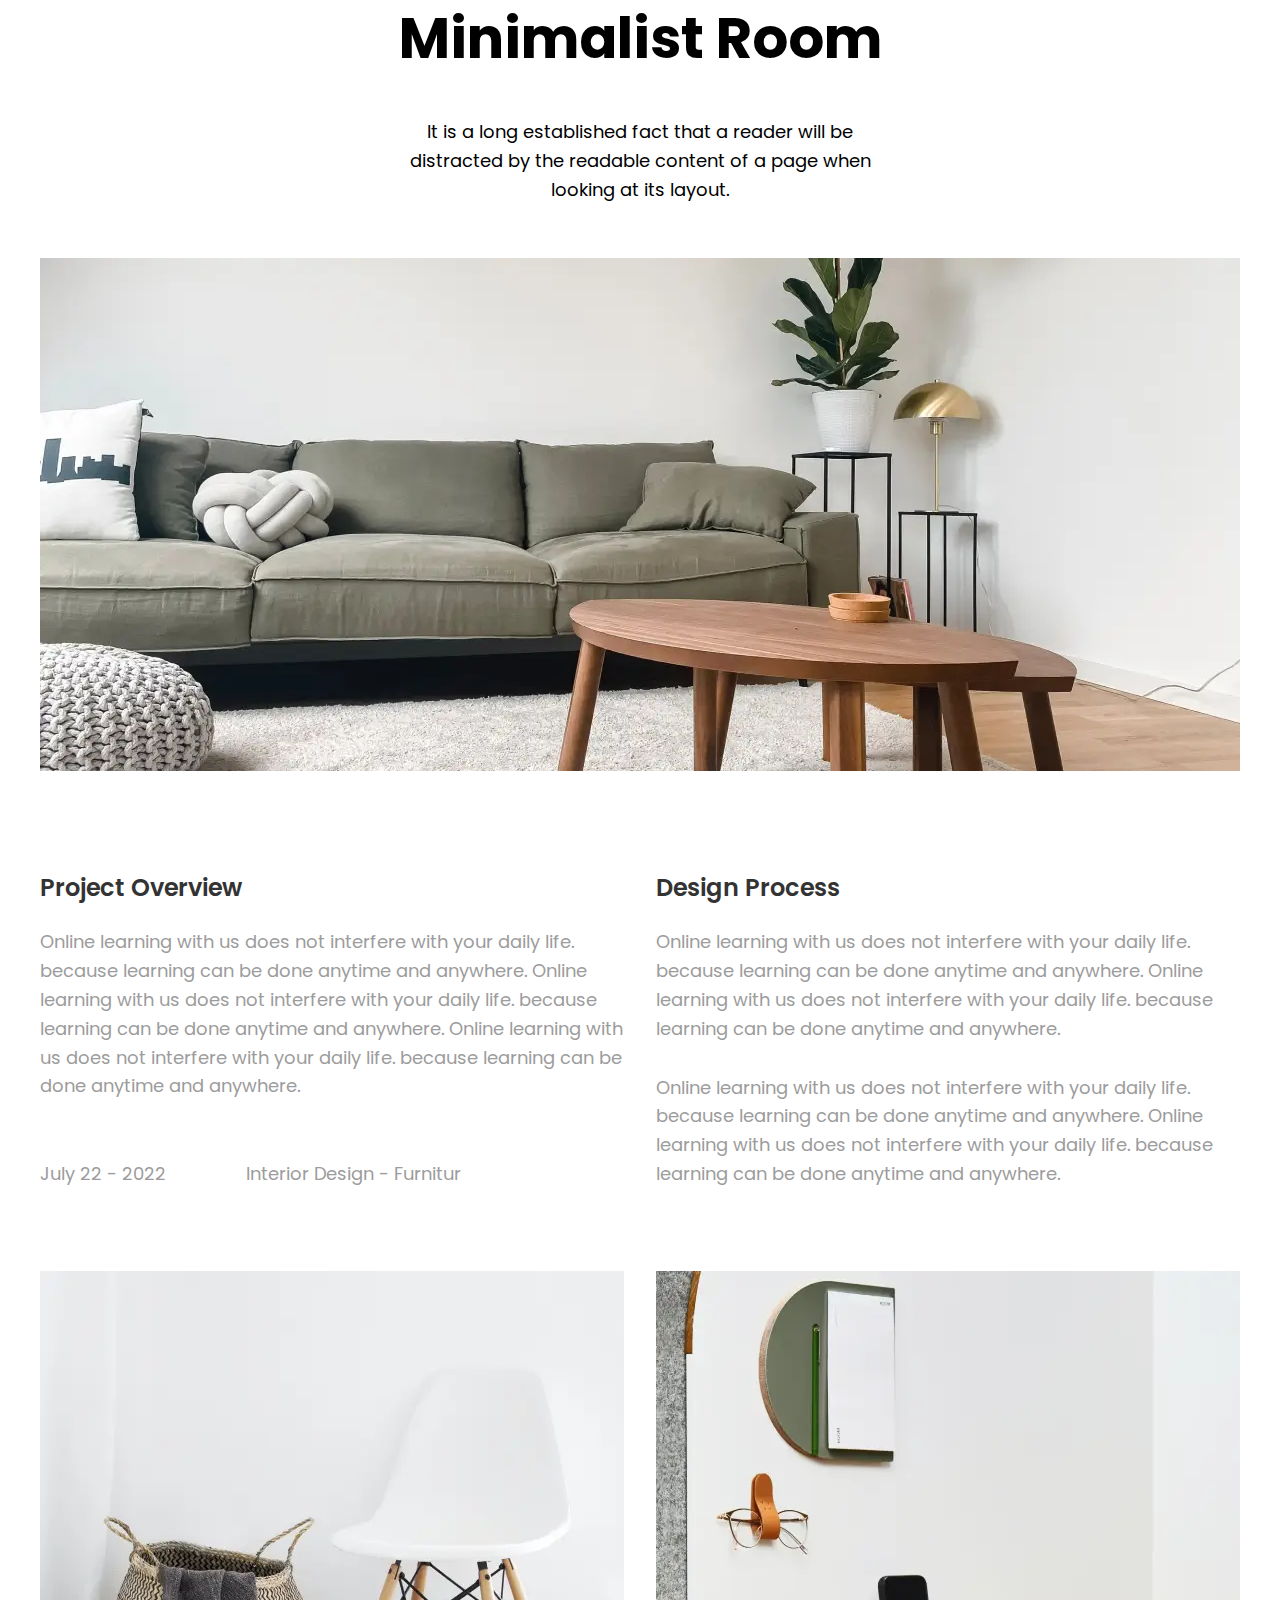
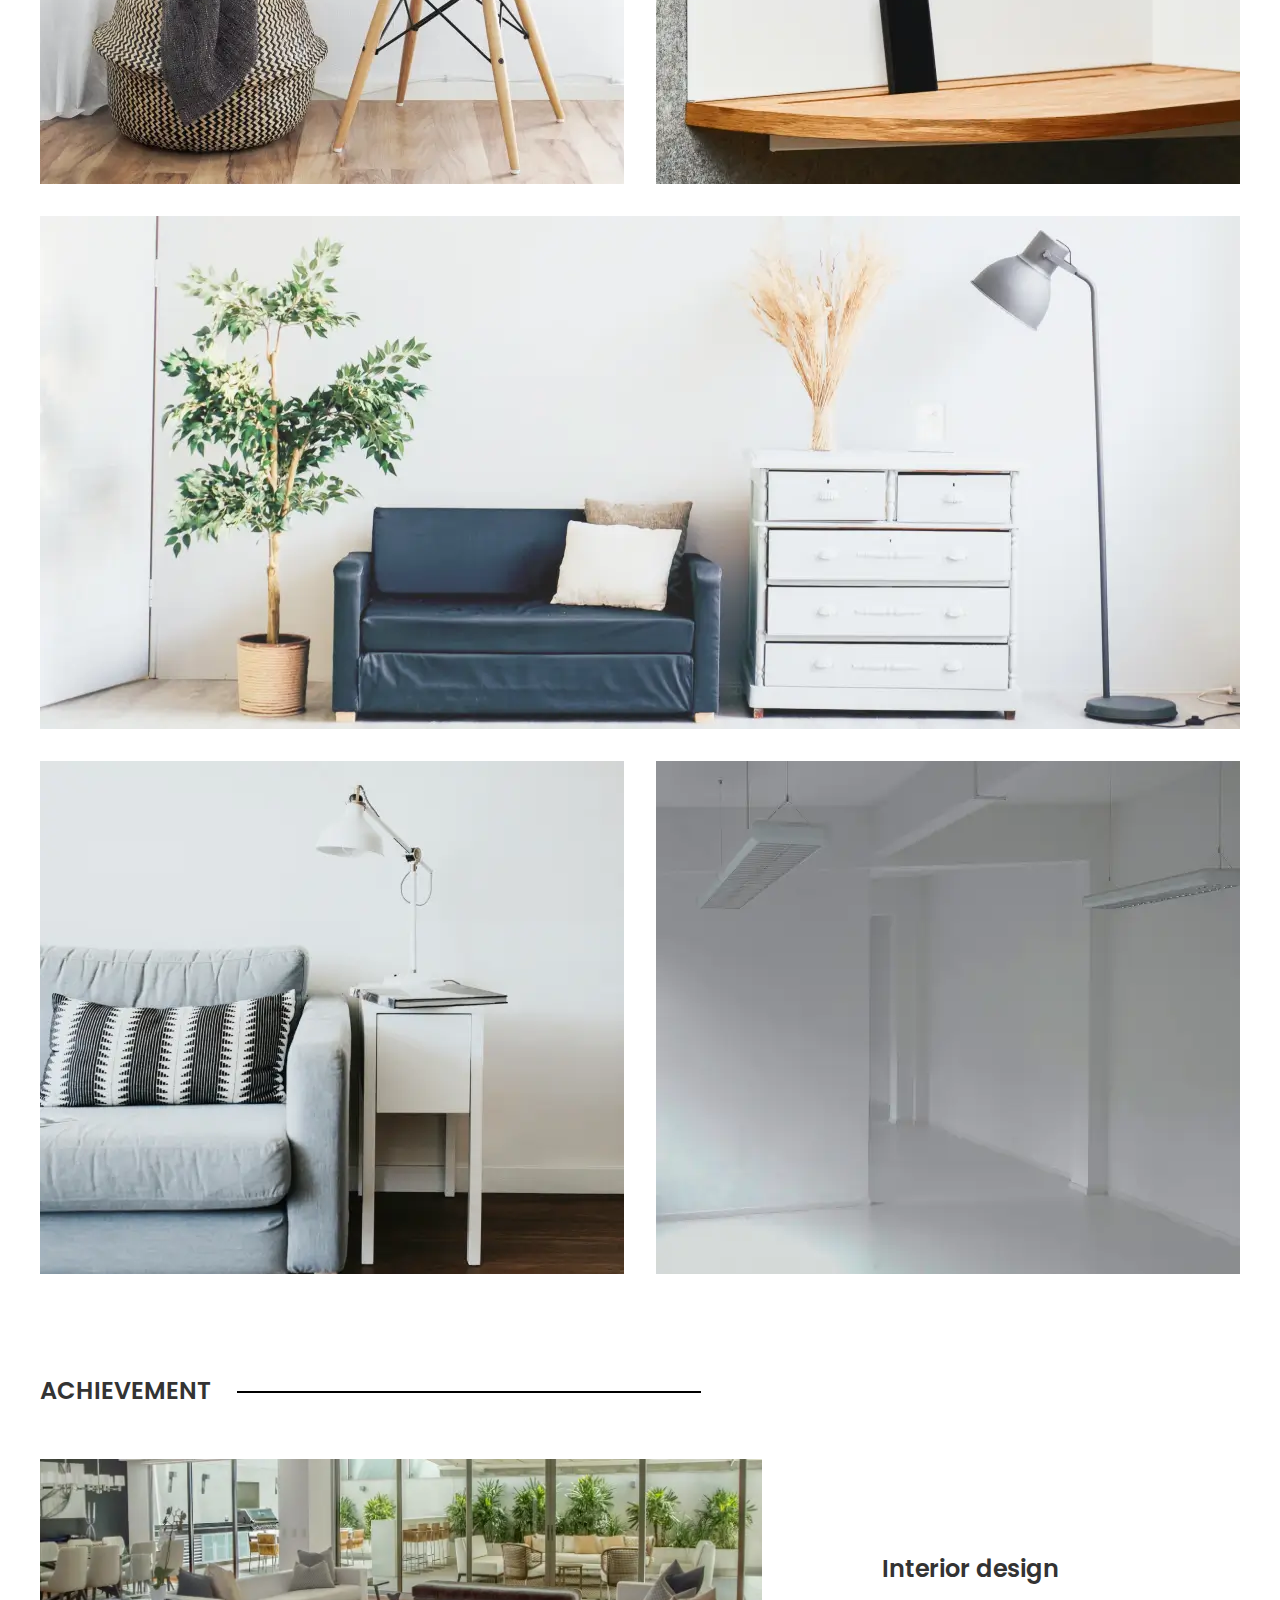
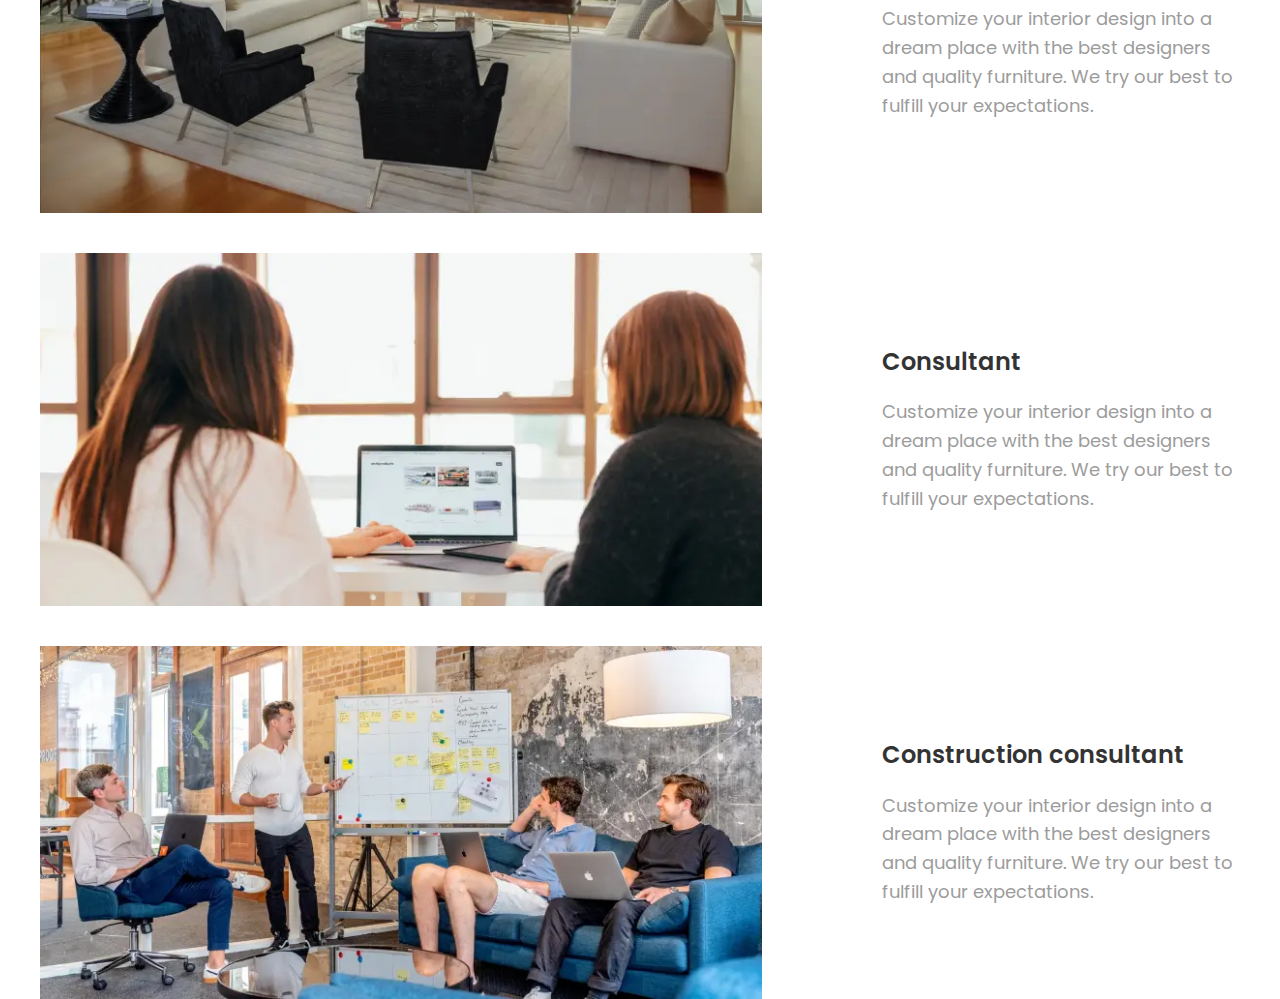
<file: lesson_17-1/index.html>
<!DOCTYPE html>
<html lang="en">

<head>
    <meta charset="UTF-8">
    <meta name="viewport" content="width=device-width, initial-scale=1.0">
    <link href="https://fonts.googleapis.com/css?family=Poppins:400,500,600,700&display=swap" rel="stylesheet">
    <link rel="stylesheet" href="css/style.css">
    <title>Lesson 17-1</title>
</head>
<!-- ================================================================================= -->

<body>
    <div class="wrapper">
        <header class="header">
            <div class="header__container">
                <div class="header__item">
                    <div class="header__title">
                        Minimalist Room
                    </div>
                    <div class="header__sub-title">It is a long established fact that a reader will be distracted by the
                        readable content of a page when looking at its layout.</div>
                </div>
            </div>
        </header>
        <main class="page">
            <div class="page__container">
                <div class="page__image-block">
                    <img src="img/portfolio/01.webp" alt="image">
                </div>
                <div class="page__text-block block-text">
                    <div class="block-text__overview">
                        <h2 class="block-text__title-overview">Project Overview</h2>
                        <p class="block-text__content-overview">Online learning with us does not interfere with your
                            daily life. because learning can be done
                            anytime and anywhere. Online learning with us does not interfere with your daily life.
                            because learning can be done anytime and anywhere. Online learning with us does not
                            interfere with your daily life. because learning can be done anytime and anywhere. </p>
                        <div class="block-text__footer">
                            <div class="block-text__date">July 22 - 2022</div>
                            <div class="block-text__furnitur">Interior Design - Furnitur</div>
                        </div>
                    </div>
                    <div class="block-text__process">
                        <h2 class="block-text__title-process">Design Process</h2>
                        <p class="block-text__content-process">Online learning with us does not interfere with your
                            daily life. because learning can be done
                            anytime and anywhere. Online learning with us does not interfere with your daily life.
                            because learning can be done anytime and anywhere.</p>
                        <p class="block-text__content-process">Online learning with us does not interfere with your
                            daily life. because learning can be done
                            anytime and anywhere. Online learning with us does not interfere with your daily life.
                            because learning can be done anytime and anywhere.</p>
                    </div>
                </div>
                <div class="page__portfolio portfolio">
                    <div class="portfolio__items">
                        <div class="portfolio__item">
                            <img src="img/portfolio/02.webp" alt="image">
                        </div>
                        <div class="portfolio__item">
                            <img src="img/portfolio/03.webp" alt="image">
                        </div>
                        <div class="portfolio__item">
                            <img src="img/portfolio/04.webp" alt="image">
                        </div>
                        <div class="portfolio__item">
                            <img src="img/portfolio/05.webp" alt="image">
                        </div>
                        <div class="portfolio__item">
                            <img src="img/portfolio/06.webp" alt="image">
                        </div>
                    </div>
                </div>
                <div class="page__services services">
                    <div class="services__title">ACHIEVEMENT</div>
                    <div class="services__block block-services">
                        <div class="block-services__item item-services">
                            <div class="item-services__image">
                                <img src="img/services/01.webp" alt="image">
                            </div>
                            <div class="item-services__content">
                                <h2 class="item-services__title">Interior design</h2>
                                <p class="item-services__text">Customize your interior design into a dream place with
                                    the best designers and quality furniture. We try our best to fulfill your
                                    expectations.</p>
                            </div>
                        </div>
                        <div class="block-services__item item-services">
                            <div class="item-services__image">
                                <img src="img/services/02.webp" alt="image">
                            </div>
                            <div class="item-services__content">
                                <h2 class="item-services__title">Consultant</h2>
                                <p class="item-services__text">Customize your interior design into a dream place with
                                    the best designers and quality furniture. We try our best to fulfill your
                                    expectations.</p>
                            </div>
                        </div>
                        <div class="block-services__item item-services">
                            <div class="item-services__image">
                                <img src="img/services/03.webp" alt="image">
                            </div>
                            <div class="item-services__content">
                                <h2 class="item-services__title">Construction consultant</h2>
                                <p class="item-services__text">Customize your interior design into a dream place with
                                    the best designers and quality furniture. We try our best to fulfill your
                                    expectations.</p>
                            </div>
                        </div>
                    </div>
                </div>
            </div>
        </main>
    </div>
</body>

</html>
</file>
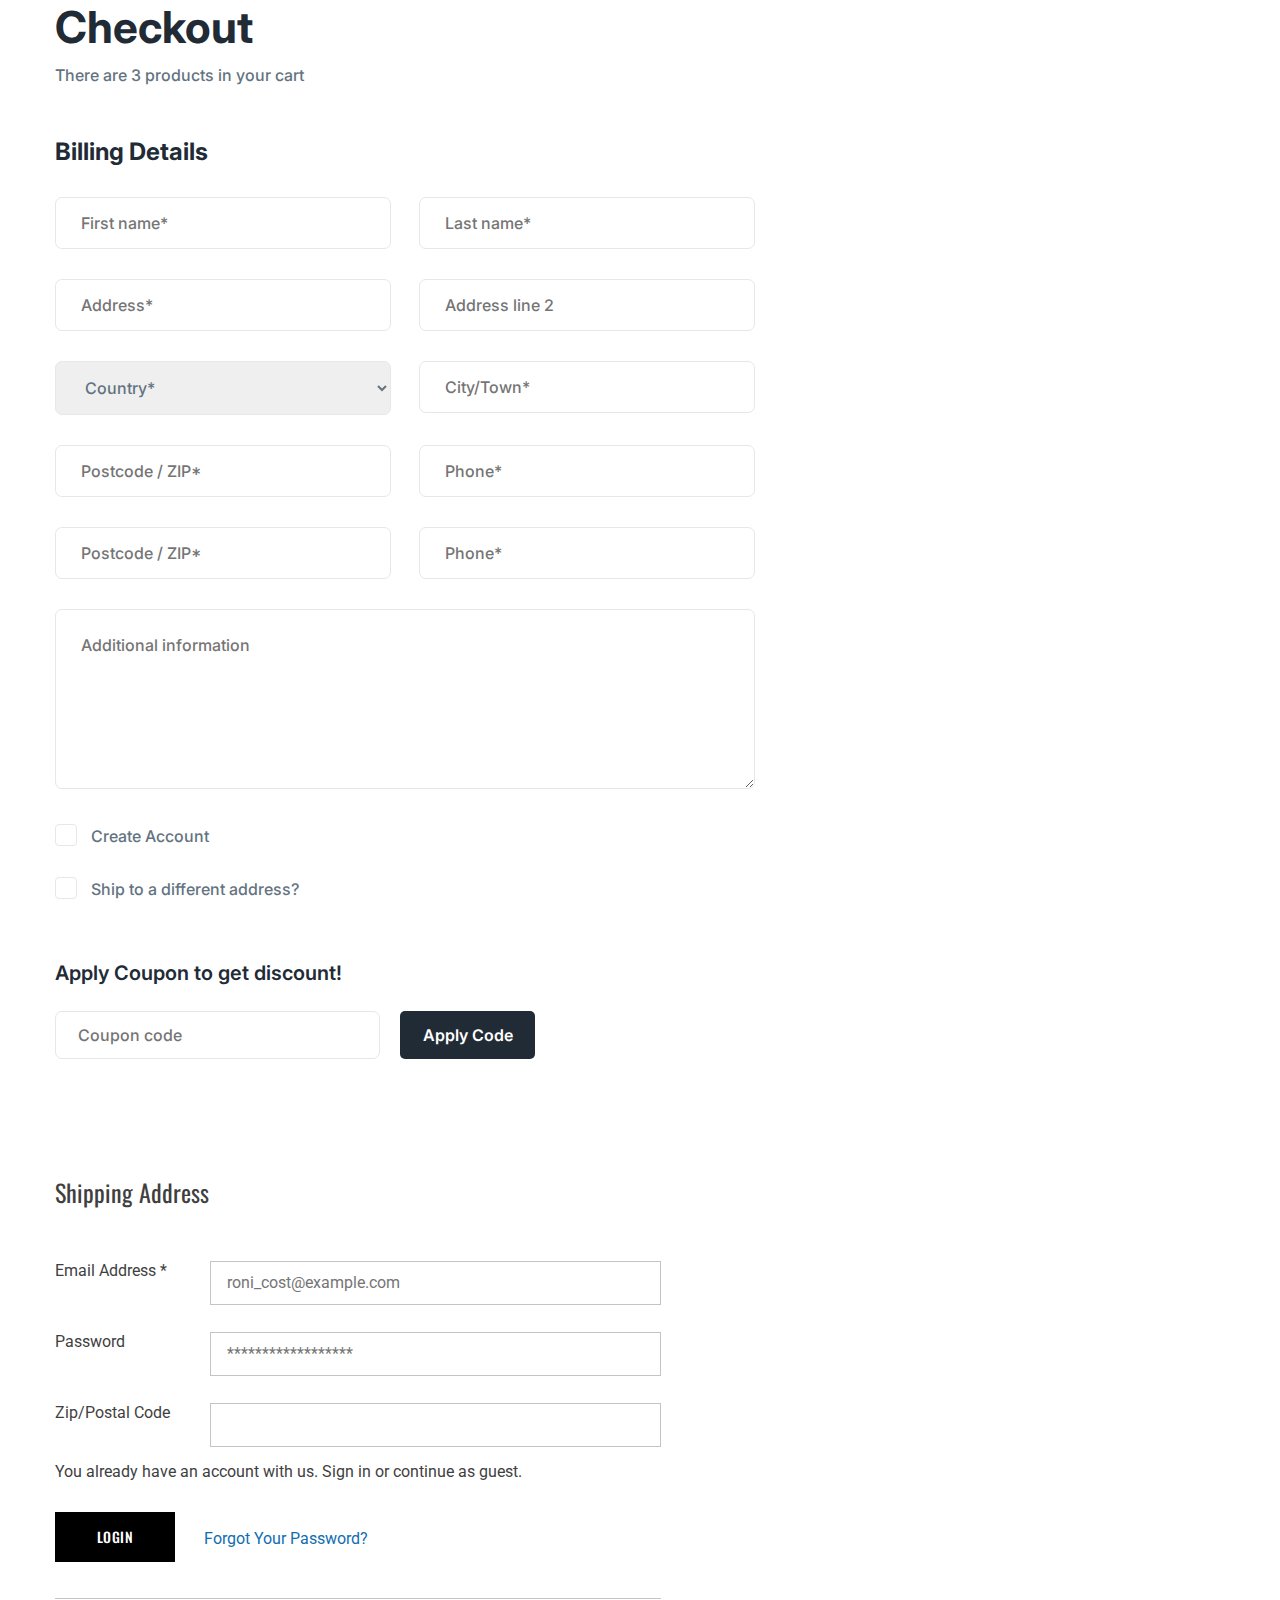
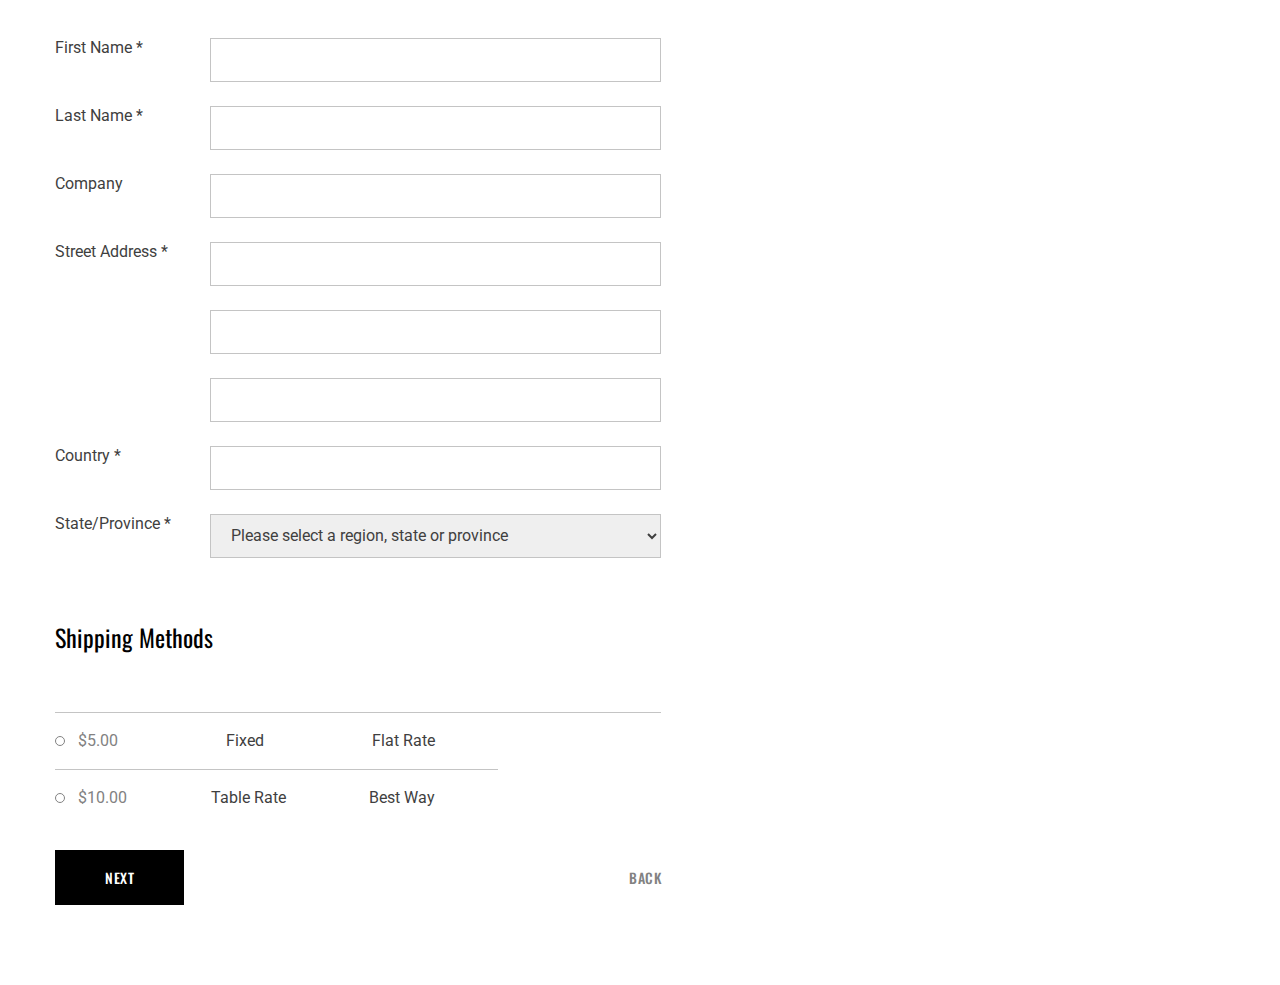
<file: lesson_17-2/index.html>
<!DOCTYPE html>
<html lang="en">

<head>
    <meta charset="UTF-8">
    <meta name="viewport" content="width=device-width, initial-scale=1.0">
    <link rel="stylesheet" href="css/style.css">
    <title>Lesson 17-2</title>
</head>
<!-- ================================================================================= -->

<body>
    <div class="wrapper">
        <header class="header">
        </header>
        <main class="page">
            <div class="checkout">
                <div class="checkout__container">
                    <div class="checkout__header">
                        <h2 class="checkout__title">Checkout</h2>
                        <p class="checkout__sub-title">There are 3 products in your cart</p>
                    </div>
                    <div class="checkout__form form-checkout">
                        <h2 class="form-checkout__title">Billing Details</h2>
                        <form action="#" class="form-checkout__item">
                            <div class="form-checkout__wrapper">
                                <div class="form-checkout__inner"><input class="form-checkout__input" type="text"
                                        placeholder="First name*" required></div>
                                <div class="form-checkout__inner"><input class="form-checkout__input" type="text"
                                        placeholder="Last name*" required></div>
                                <div class="form-checkout__inner"><input class="form-checkout__input" type="text"
                                        placeholder="Address*" required></div>
                                <div class="form-checkout__inner"><input class="form-checkout__input" type="text"
                                        placeholder="Address line 2"></div>
                                <div class="form-checkout__inner">
                                    <select class="form-checkout__list" name="country">
                                        <option value disabled selected>Country*</option>
                                        <option value="1">Ukraine</option>
                                        <option value="2">USA</option>
                                        <option value="3">Germany</option>
                                    </select>
                                </div>
                                <div class="form-checkout__inner"><input class="form-checkout__input" type="text"
                                        placeholder="City/Town*" required></div>
                                <div class="form-checkout__inner"><input class="form-checkout__input" type="text"
                                        placeholder="Postcode / ZIP*" required></div>
                                <div class="form-checkout__inner"><input class="form-checkout__input" type="tel"
                                        placeholder="Phone*" required></div>
                                <div class="form-checkout__inner"><input class="form-checkout__input" type="text"
                                        placeholder="Postcode / ZIP*" required></div>
                                <div class="form-checkout__inner"><input class="form-checkout__input" type="tel"
                                        placeholder="Phone*" required></div>
                                <textarea class="form-checkout__area" placeholder="Additional information"
                                    name="Additional information"></textarea>
                            </div>
                            <div class="form-checkout__checkbox checkbox">
                                <div class="checkbox__item">
                                    <input class="checkbox__input" type="checkbox" name="create account" id="account">
                                    <label class="checkbox__label" for="account">Create Account</label>
                                </div>
                                <div class="checkbox__item">
                                    <input class="checkbox__input" type="checkbox" name="Ship to a different address"
                                        id="address">
                                    <label class="checkbox__label" for="address">Ship to a different address?</label>
                                </div>
                            </div>
                            <div class="form-checkout__coupon coupon">
                                <h2 class="coupon__title">Apply Coupon to get discount!</h2>
                                <div class="coupon__input-parent">
                                    <input type="text" class="coupon__input" placeholder="Coupon code">
                                    <button class="coupon__btn" type="submit">Apply Code</button>
                                </div>
                            </div>
                        </form>
                    </div>
                </div>
            </div>
            <div class="shipping">
                <div class="shipping__container">
                    <div class="shipping__address address">
                        <form class="address__form">
                            <h2 class="address__title">Shipping Address</h2>
                            <div class="address__login">
                                <div class="address__items">
                                    <div class="address__item">
                                        <label for="mail-01" class="adderss__label">Email Address *</label>
                                        <input required id="mail-01" type="email" name="mail"
                                            placeholder="roni_cost@example.com" class="address__input">
                                    </div>
                                    <div class="address__item">
                                        <label for="password-01" class="address__label">Password</label>
                                        <input required id="password-01" type="password" name="password"
                                            placeholder="******************" class="address__input">
                                    </div>
                                    <div class="address__item">
                                        <label for="zip-01" class="address__label">Zip/Postal Code</label>
                                        <input id="zip-01" type="text" name="zip" class="address__input">
                                    </div>
                                </div>
                                <p class="address__text">You already have an account with us. Sign in or continue as
                                    guest.</p>
                                <div class="address__actions">
                                    <button type="submit" class="address__btn">login</button>
                                    <a href="#" class="address__link-login">Forgot Your Password?</a>
                                </div>
                            </div>
                            <div class="address__name-form form-name">
                                <div class="form-name__item">
                                    <label class="form-name__label" for="name-01">First Name *</label>
                                    <input id="name-01" required type="text" class="form-name__input">
                                </div>
                                <div class="form-name__item">
                                    <label class="form-name__label" for="name-02">Last Name *</label>
                                    <input id="name-02" required type="text" class="form-name__input">
                                </div>
                                <div class="form-name__item">
                                    <label class="form-name__label" for="name-03">Company</label>
                                    <input id="name-03" type="text" class="form-name__input">
                                </div>
                                <div class="form-name__item">
                                    <label class="form-name__label" for="name-04">Street Address *</label>
                                    <input id="name-04" required type="text" class="form-name__input">
                                </div>
                                <div class="form-name__item">
                                    <label for="name-05"></label>
                                    <input id="name-05" type="text" class="form-name__input">
                                </div>
                                <div class="form-name__item">
                                    <label for="name-06"></label>
                                    <input id="name-06" type="text" class="form-name__input">
                                </div>
                                <div class="form-name__item">
                                    <label class="form-name__label" for="name-07">Country *</label>
                                    <input id="name-07" required type="text" class="form-name__input">
                                </div>
                                <div class="form-name__item">
                                    <label class="form-name__label" for="name-08">State/Province *</label>
                                    <select required name="state" id="name-08">
                                        <option value disabled selected>Please select a region, state or province
                                        </option>
                                        <option value="1">1</option>
                                        <option value="2">2</option>
                                        <option value="3">3</option>
                                    </select>
                                </div>
                            </div>
                            <div class="shipping__methods methods">
                                <h2 class="methods__title">Shipping Methods</h2>
                                <div class="methods__radio radio">
                                    <div class="radio__item">
                                        <div class="radio__group">
                                            <input name="method" value="$5.00" required id="radio-01" type="radio"
                                                class="radio__input">
                                            <label for="radio-01" class="radio__label">$5.00</label>
                                        </div>
                                        <span>Fixed</span>
                                        <span>Flat Rate</span>
                                    </div>
                                    <div class="radio__item">
                                        <div class="radio__group">
                                            <input name="method" value="$10.00" required id="radio-02" type="radio"
                                                class="radio__input">
                                            <label for="radio-02" class="radio__label">$10.00</label>
                                        </div>
                                        <span>Table Rate</span>
                                        <span>Best Way</span>
                                    </div>
                                </div>
                                <div class="methods__links">
                                    <a href="#" class="methods__link">next</a>
                                    <a href="#" class="methods__link-white">back</a>
                                </div>
                            </div>
                        </form>
                    </div>
                </div>
            </div>

        </main>
    </div>
</body>

</html>
</file>
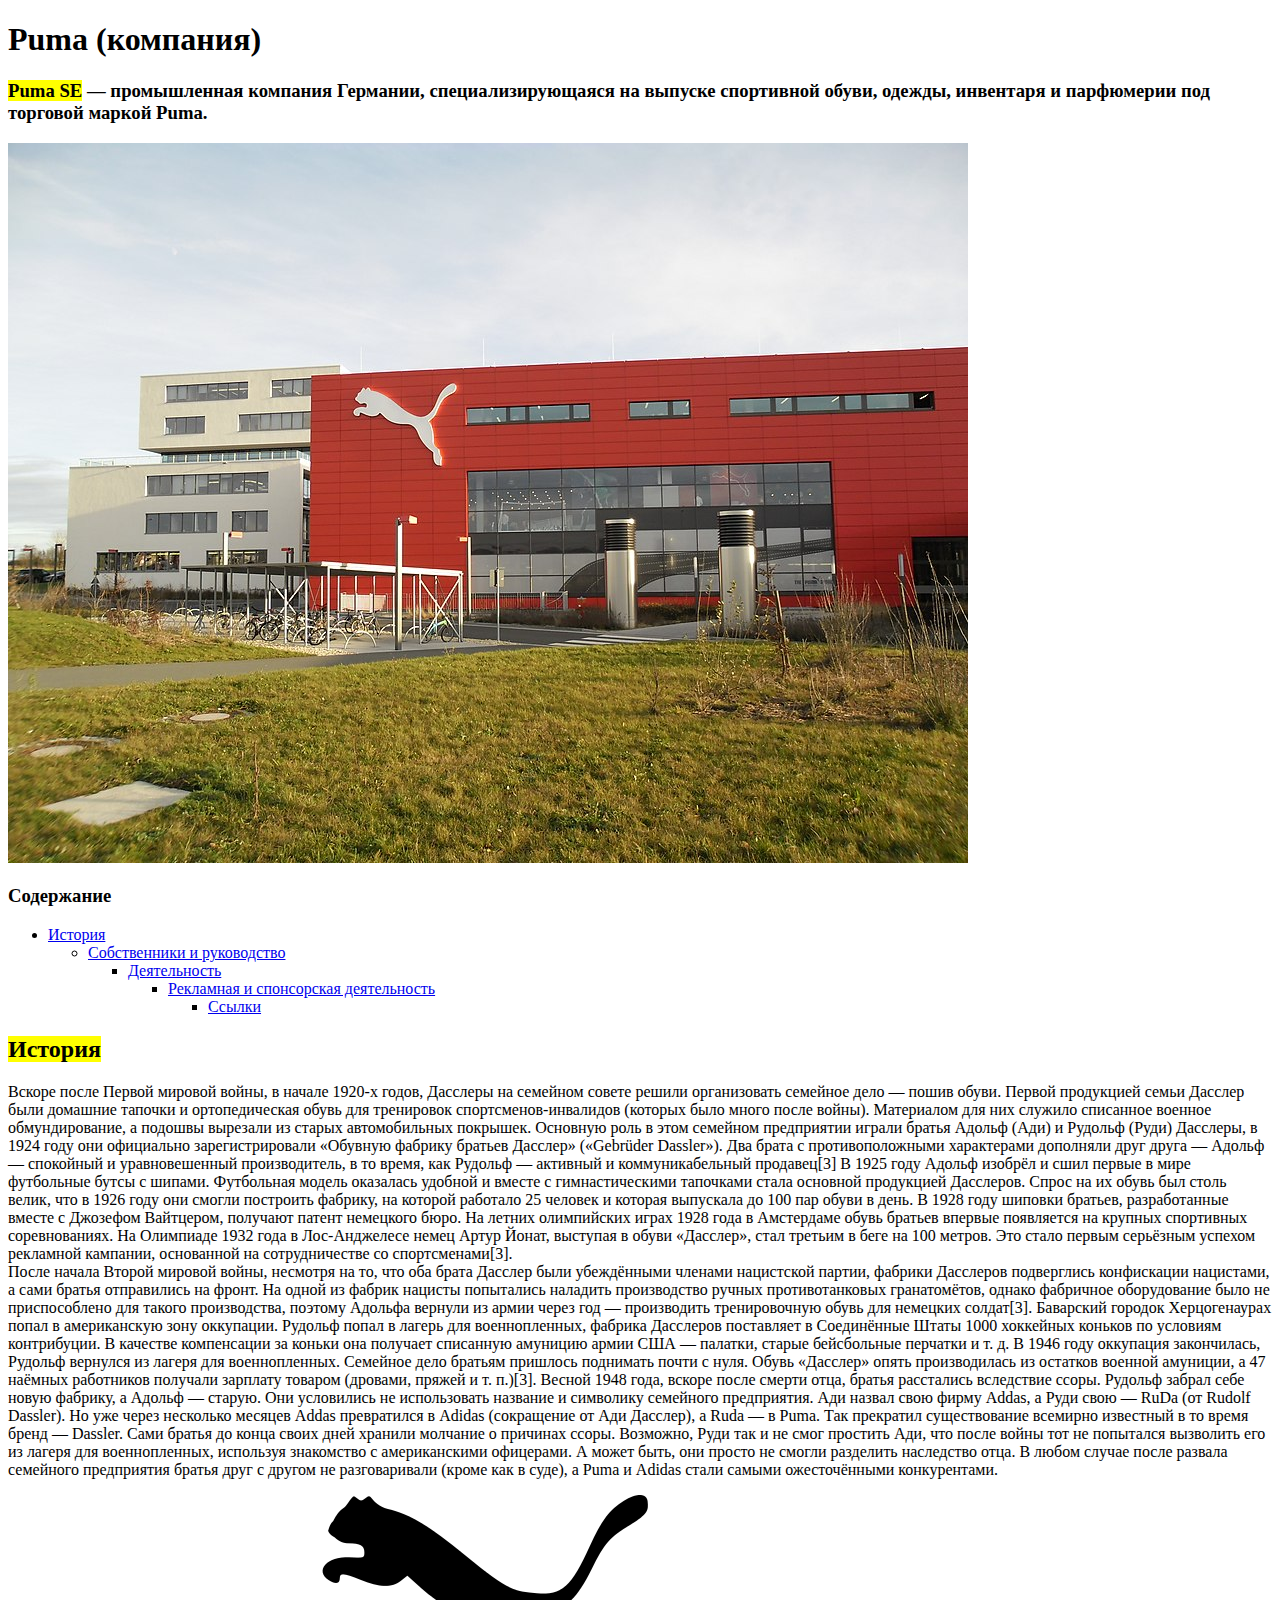
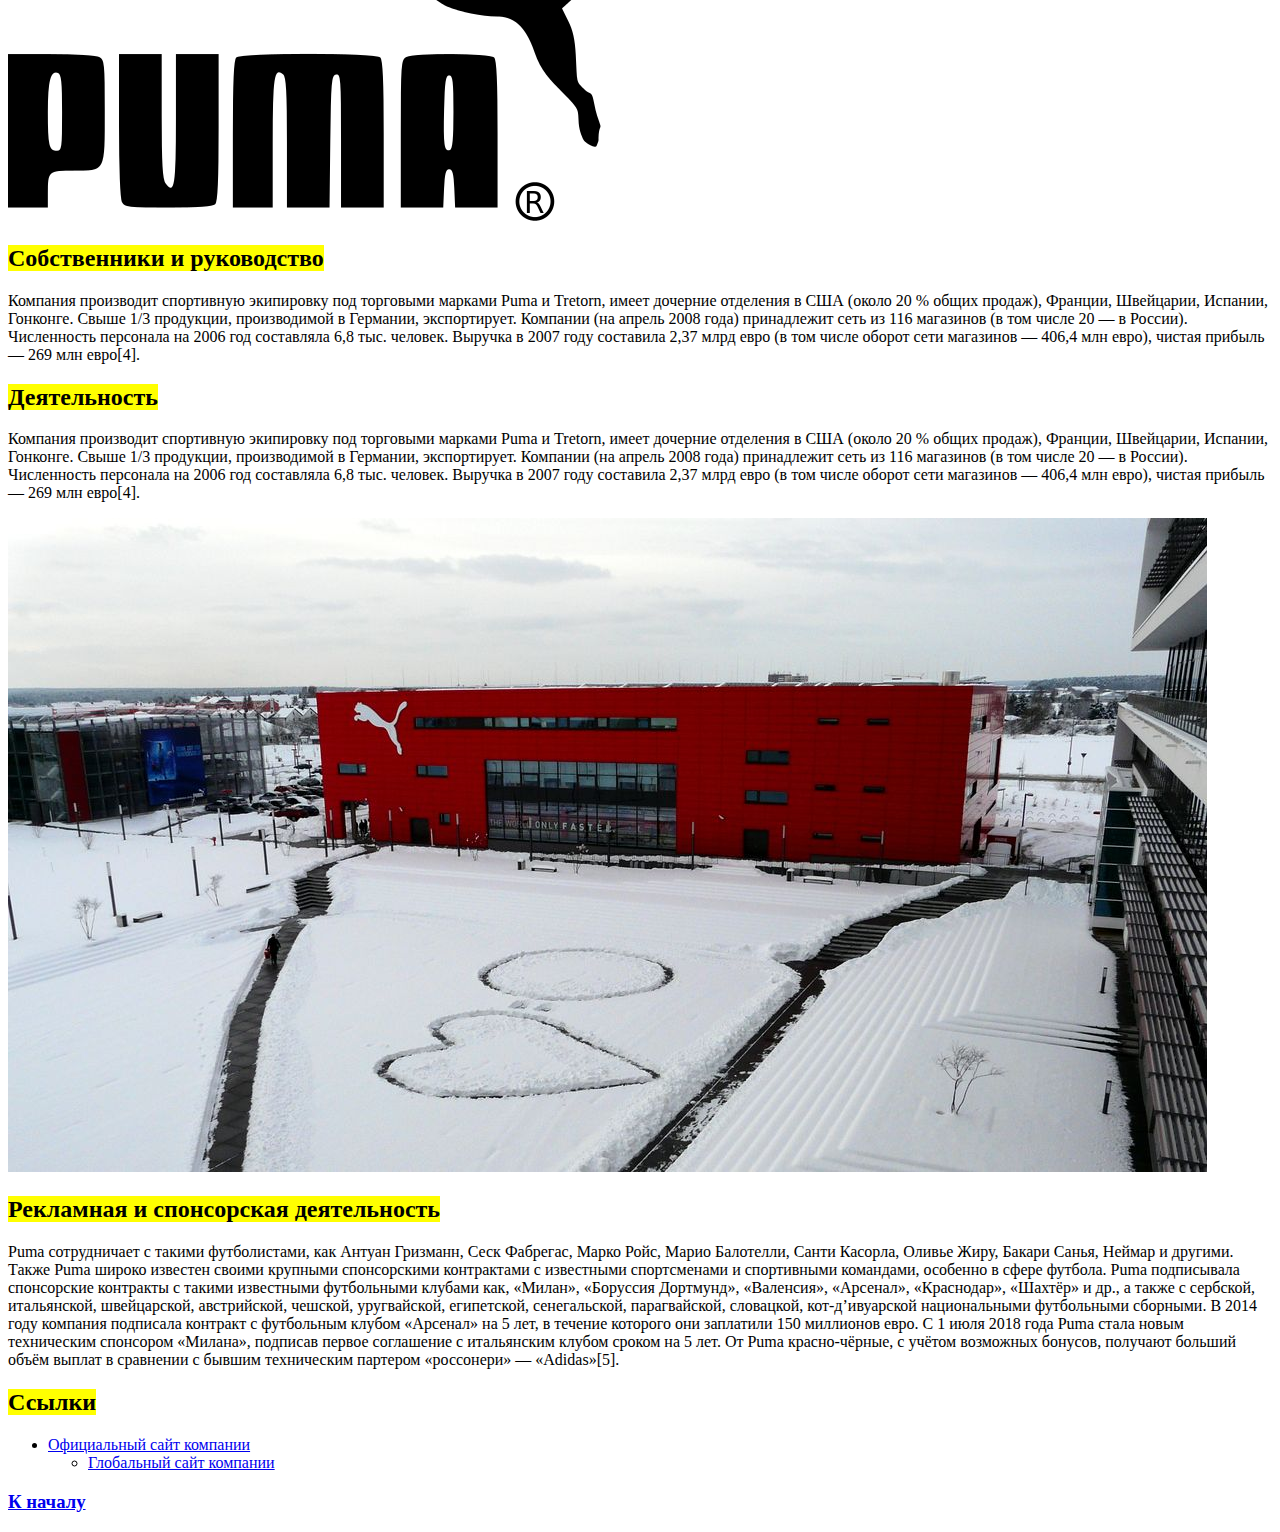
<file: lesson_2/index.html>
<!DOCTYPE html>
<html lang="ru">

<head>
    <meta charset="UTF-8">
    <meta name="viewport" content="width=device-width, initial-scale=1.0">
    <title>Lesson 2</title>
</head>

<body>
    <header>
        <h1 id="h-6">Puma (компания)</h1>
        <h3><mark>Puma SE</mark> — промышленная компания Германии, специализирующаяся на выпуске спортивной обуви,
            одежды, инвентаря
            и парфюмерии под торговой маркой Puma.</h3>
    </header>
    <main>
        <img src="img/factory.jpg" alt="здание компании">
        <h3>Содержание</h3>
        <ul>
            <li><a href="#h-1">История</a>
                <ul>
                    <li><a href="#h-2">Собственники и руководство</a>
                        <ul>
                            <li><a href="#h-3">Деятельность</a>
                                <ul>
                                    <li><a href="#h-4">Рекламная и спонсорская деятельность</a>
                                        <ul>
                                            <li><a href="#h-5">Ссылки</a></li>
                                        </ul>
                                    </li>
                                </ul>
                            </li>
                        </ul>
                    </li>
                </ul>
            </li>
        </ul>
        <h2 id="h-1"><mark>История</mark></h2>
        <p>Вскоре после Первой мировой войны, в начале 1920-х годов, Дасслеры на семейном совете решили организовать
            семейное дело — пошив обуви. Первой продукцией семьи Дасслер были домашние тапочки и ортопедическая обувь
            для тренировок спортсменов-инвалидов (которых было много после войны). Материалом для них служило списанное
            военное обмундирование, а подошвы вырезали из старых автомобильных покрышек. Основную роль в этом семейном
            предприятии играли братья Адольф (Ади) и Рудольф (Руди) Дасслеры, в 1924 году они официально
            зарегистрировали «Обувную фабрику братьев Дасслер» («Gebrüder Dassler»). Два брата с противоположными
            характерами дополняли друг друга — Адольф — спокойный и уравновешенный производитель, в то время, как
            Рудольф — активный и коммуникабельный продавец[3]

            В 1925 году Адольф изобрёл и сшил первые в мире футбольные бутсы с шипами. Футбольная модель оказалась
            удобной и вместе с гимнастическими тапочками стала основной продукцией Дасслеров. Спрос на их обувь был
            столь велик, что в 1926 году они смогли построить фабрику, на которой работало 25 человек и которая
            выпускала до 100 пар обуви в день. В 1928 году шиповки братьев, разработанные вместе с Джозефом Вайтцером,
            получают патент немецкого бюро. На летних олимпийских играх 1928 года в Амстердаме обувь братьев впервые
            появляется на крупных спортивных соревнованиях. На Олимпиаде 1932 года в Лос-Анджелесе немец Артур Йонат,
            выступая в обуви «Дасслер», стал третьим в беге на 100 метров. Это стало первым серьёзным успехом рекламной
            кампании, основанной на сотрудничестве со спортсменами[3].
            <br>
            После начала Второй мировой войны, несмотря на то, что оба брата Дасслер были убеждёнными членами нацистской
            партии, фабрики Дасслеров подверглись конфискации нацистами, а сами братья отправились на фронт. На одной из
            фабрик нацисты попытались наладить производство ручных противотанковых гранатомётов, однако фабричное
            оборудование было не приспособлено для такого производства, поэтому Адольфа вернули из армии через год —
            производить тренировочную обувь для немецких солдат[3].

            Баварский городок Херцогенаурах попал в американскую зону оккупации. Рудольф попал в лагерь для
            военнопленных, фабрика Дасслеров поставляет в Соединённые Штаты 1000 хоккейных коньков по условиям
            контрибуции. В качестве компенсации за коньки она получает списанную амуницию армии США — палатки, старые
            бейсбольные перчатки и т. д. В 1946 году оккупация закончилась, Рудольф вернулся из лагеря для
            военнопленных. Семейное дело братьям пришлось поднимать почти с нуля. Обувь «Дасслер» опять производилась из
            остатков военной амуниции, а 47 наёмных работников получали зарплату товаром (дровами, пряжей и т. п.)[3].
            Весной 1948 года, вскоре после смерти отца, братья расстались вследствие ссоры. Рудольф забрал себе новую
            фабрику, а Адольф — старую. Они условились не использовать название и символику семейного предприятия. Ади
            назвал свою фирму Addas, а Руди свою — RuDa (от Rudolf Dassler). Но уже через несколько месяцев Addas
            превратился в Adidas (сокращение от Ади Дасслер), а Ruda — в Puma. Так прекратил существование всемирно
            известный в то время бренд — Dassler. Сами братья до конца своих дней хранили молчание о причинах ссоры.
            Возможно, Руди так и не смог простить Ади, что после войны тот не попытался вызволить его из лагеря для
            военнопленных, используя знакомство с американскими офицерами. А может быть, они просто не смогли разделить
            наследство отца. В любом случае после развала семейного предприятия братья друг с другом не разговаривали
            (кроме как в суде), а Puma и Adidas стали самыми ожесточёнными конкурентами.
        </p>
        <img src="img/puma_logo.png" alt="логотип">
        <h2 id="h-2"><mark>Собственники и руководство</mark></h2>
        <p>Компания производит спортивную экипировку под торговыми марками Puma и Tretorn, имеет дочерние отделения в
            США (около 20 % общих продаж), Франции, Швейцарии, Испании, Гонконге. Свыше 1/3 продукции, производимой в
            Германии, экспортирует. Компании (на апрель 2008 года) принадлежит сеть из 116 магазинов (в том числе 20 — в
            России).

            Численность персонала на 2006 год составляла 6,8 тыс. человек. Выручка в 2007 году составила 2,37 млрд евро
            (в том числе оборот сети магазинов — 406,4 млн евро), чистая прибыль — 269 млн евро[4].
        </p>
        <h2 id="h-3"><mark>Деятельность</mark></h2>
        <p>Компания производит спортивную экипировку под торговыми марками Puma и Tretorn, имеет дочерние отделения в
            США (около 20 % общих продаж), Франции, Швейцарии, Испании, Гонконге. Свыше 1/3 продукции, производимой в
            Германии, экспортирует. Компании (на апрель 2008 года) принадлежит сеть из 116 магазинов (в том числе 20 — в
            России).

            Численность персонала на 2006 год составляла 6,8 тыс. человек. Выручка в 2007 году составила 2,37 млрд евро
            (в том числе оборот сети магазинов — 406,4 млн евро), чистая прибыль — 269 млн евро[4].
        </p>
        <img src="img/factory_2.jpg" alt="здание компании">
        <h2 id="h-4"><mark>Рекламная и спонсорская деятельность</mark></h2>
        <p>Puma сотрудничает с такими футболистами, как Антуан Гризманн, Сеск Фабрегас, Марко Ройс, Марио Балотелли,
            Санти Касорла, Оливье Жиру, Бакари Санья, Неймар и другими. Также Puma широко известен своими крупными
            спонсорскими контрактами с известными спортсменами и спортивными командами, особенно в сфере футбола. Puma
            подписывала спонсорские контракты с такими известными футбольными клубами как, «Милан», «Боруссия Дортмунд»,
            «Валенсия», «Арсенал», «Краснодар», «Шахтёр» и др., а также с сербской, итальянской, швейцарской,
            австрийской, чешской, уругвайской, египетской, сенегальской, парагвайской, словацкой, кот-д’ивуарской
            национальными футбольными сборными.

            В 2014 году компания подписала контракт с футбольным клубом «Арсенал» на 5 лет, в течение которого они
            заплатили 150 миллионов евро.

            С 1 июля 2018 года Puma стала новым техническим спонсором «Милана», подписав первое соглашение с итальянским
            клубом сроком на 5 лет. От Puma красно-чёрные, с учётом возможных бонусов, получают больший объём выплат в
            сравнении с бывшим техническим партером «россонери» — «Adidas»[5].
        </p>
        <h2 id="h-5"><mark>Ссылки</mark></h2>
        <ul>
            <li><a target="_blank" href="http://www.puma.com/pindex.jsp?lang=RU">Официальный сайт компании</a>
                <ul>
                    <li><a target="_blank" href="http://www.puma.com/">Глобальный сайт компании</a></li>
                </ul>
            </li>
        </ul>
    </main>
    <footer>
        <h3><a href="#h-6">К началу</a></h3>
    </footer>
</body>

</html>
</file>
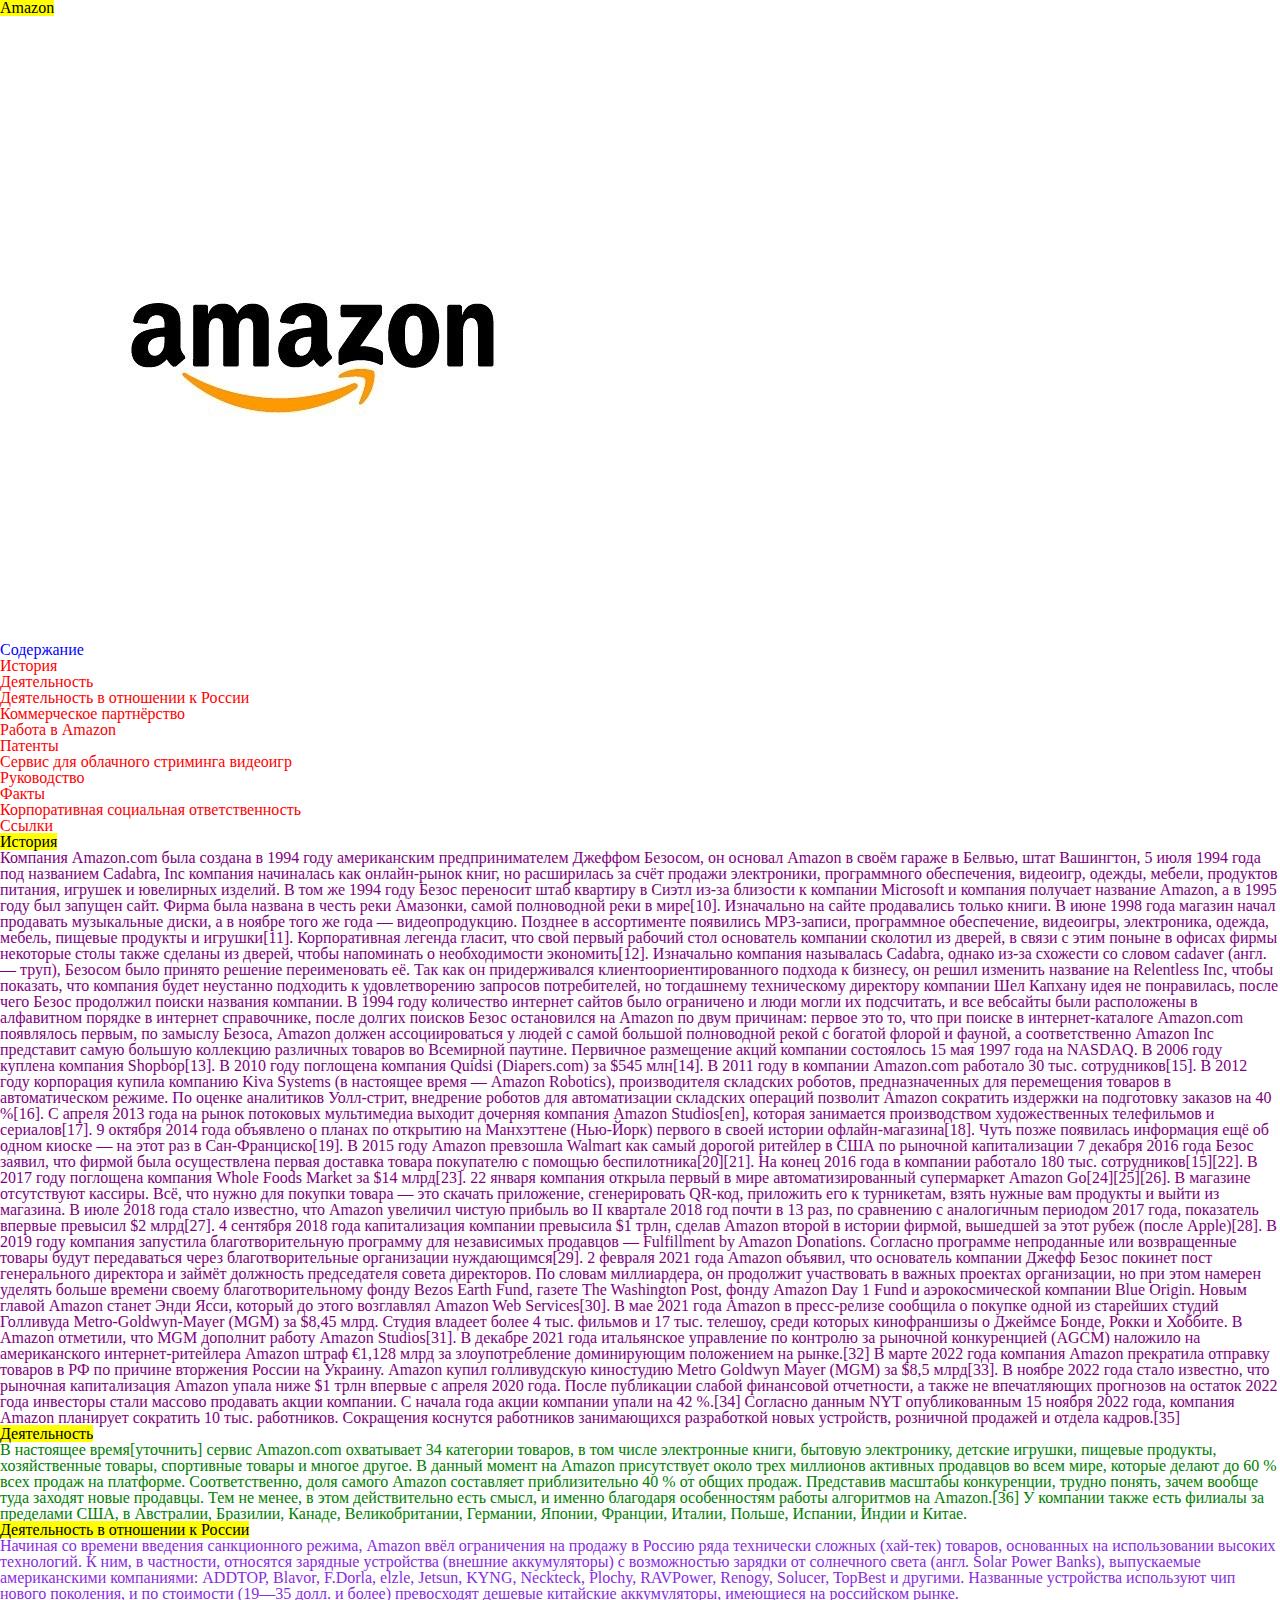
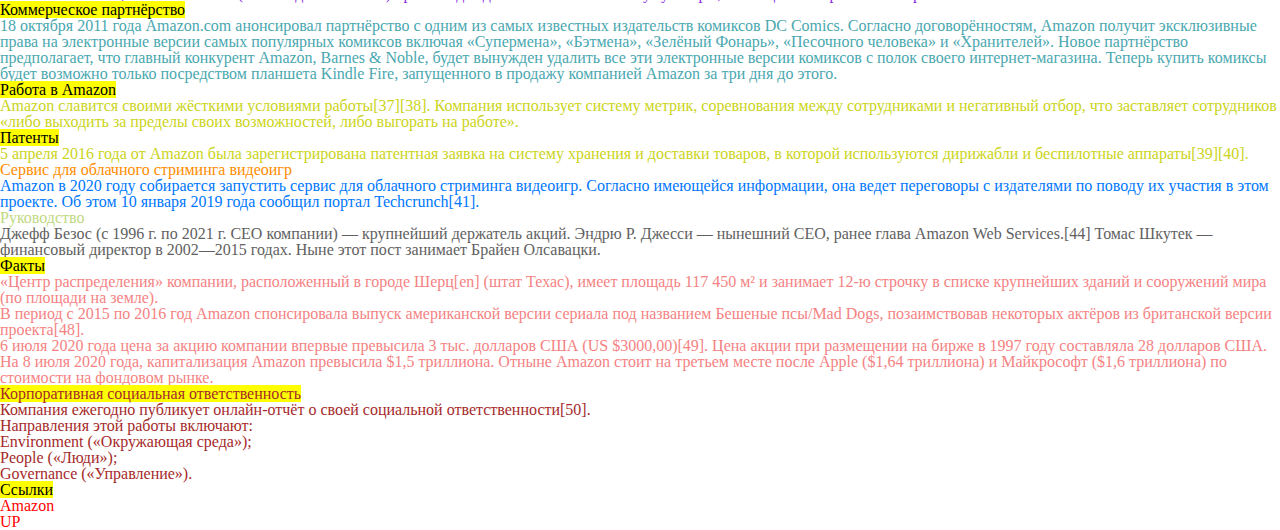
<file: lesson_3/index.html>
<!DOCTYPE html>
<html lang="ru">

<head>
    <meta charset="UTF-8">
    <meta name="viewport" content="width=device-width, initial-scale=1.0">
    <link rel="stylesheet" href="css/style.css">
    <title>Lesson 3</title>
</head>
<!-- ================================================================================= -->

<body>
    <!-- =======HEADER========================================================================== -->
    <header class="header">
        <div class="header__title">
            <h1 id="t-1"><mark>Amazon</mark></h1>
        </div>
        <div class="header__logo">
            <img src="img/amazon_logo.png" alt="logo">
        </div>
        <div class="heder__list">
            <h3 class="list__title">Содержание</h3>
            <ol class="list">
                <li><a href="#t-2">История</a></li>
                <li><a href="#t-3">Деятельность</a>
                    <ol>
                        <li><a href="#t-4">Деятельность в отношении к России</a></li>
                        <li><a href="#t-5">Коммерческое партнёрство</a></li>
                        <li><a href="#t-6">Работа в Amazon</a></li>
                        <li><a href="#t-7">Патенты</a></li>
                        <li><a href="#t-8">Сервис для облачного стриминга видеоигр</a></li>
                    </ol>
                </li>
                <li><a href="#t-9">Руководство</a></li>
                <li><a href="#t-10">Факты</a></li>
                <li><a href="#t-11">Корпоративная социальная ответственность</a></li>
                <li><a href="#t-12">Ссылки</a></li>
            </ol>
        </div>
    </header>
    <!-- =======MAIN========================================================================== -->
    <main class="main">
        <div class="block-1">
            <h2 id="t-2"><mark>История</mark></h2>
            <p>Компания Amazon.com была создана в 1994 году американским предпринимателем Джеффом Безосом, он основал
                Amazon
                в своём гараже в Белвью, штат Вашингтон, 5 июля 1994 года под названием Cadabra, Inc компания начиналась
                как
                онлайн-рынок книг, но расширилась за счёт продажи электроники, программного обеспечения, видеоигр,
                одежды,
                мебели, продуктов питания, игрушек и ювелирных изделий. В том же 1994 году Безос переносит штаб квартиру
                в
                Сиэтл из-за близости к компании Microsoft и компания получает название Amazon, а в 1995 году был запущен
                сайт. Фирма была названа в честь реки Амазонки, самой полноводной реки в мире[10]. Изначально на сайте
                продавались только книги. В июне 1998 года магазин начал продавать музыкальные диски, а в ноябре того же
                года — видеопродукцию. Позднее в ассортименте появились MP3-записи, программное обеспечение, видеоигры,
                электроника, одежда, мебель, пищевые продукты и игрушки[11].

                Корпоративная легенда гласит, что свой первый рабочий стол основатель компании сколотил из дверей, в
                связи с
                этим поныне в офисах фирмы некоторые столы также сделаны из дверей, чтобы напоминать о необходимости
                экономить[12].

                Изначально компания называлась Cadabra, однако из-за схожести со словом cadaver (англ. — труп), Безосом
                было
                принято решение переименовать её. Так как он придерживался клиентоориентированного подхода к бизнесу, он
                решил изменить название на Relentless Inc, чтобы показать, что компания будет неустанно подходить к
                удовлетворению запросов потребителей, но тогдашнему техническому директору компании Шел Капхану идея не
                понравилась, после чего Безос продолжил поиски названия компании. В 1994 году количество интернет сайтов
                было ограничено и люди могли их подсчитать, и все вебсайты были расположены в алфавитном порядке в
                интернет
                справочнике, после долгих поисков Безос остановился на Amazon по двум причинам: первое это то, что при
                поиске в интернет-каталоге Amazon.сom появлялось первым, по замыслу Безоса, Amazon должен
                ассоциироваться у
                людей с самой большой полноводной рекой с богатой флорой и фауной, а соответственно Amazon Inc
                представит
                самую большую коллекцию различных товаров во Всемирной паутине.

                Первичное размещение акций компании состоялось 15 мая 1997 года на NASDAQ.

                В 2006 году куплена компания Shopbop[13].

                В 2010 году поглощена компания Quidsi (Diapers.com) за $545 млн[14].

                В 2011 году в компании Amazon.com работало 30 тыс. сотрудников[15].

                В 2012 году корпорация купила компанию Kiva Systems (в настоящее время — Amazon Robotics), производителя
                складских роботов, предназначенных для перемещения товаров в автоматическом режиме. По оценке аналитиков
                Уолл-стрит, внедрение роботов для автоматизации складских операций позволит Amazon сократить издержки на
                подготовку заказов на 40 %[16].

                С апреля 2013 года на рынок потоковых мультимедиа выходит дочерняя компания Amazon Studios[en], которая
                занимается производством художественных телефильмов и сериалов[17].

                9 октября 2014 года объявлено о планах по открытию на Манхэттене (Нью-Йорк) первого в своей истории
                офлайн-магазина[18]. Чуть позже появилась информация ещё об одном киоске — на этот раз в
                Сан-Франциско[19].

                В 2015 году Amazon превзошла Walmart как самый дорогой ритейлер в США по рыночной капитализации

                7 декабря 2016 года Безос заявил, что фирмой была осуществлена первая доставка товара покупателю с
                помощью
                беспилотника[20][21].

                На конец 2016 года в компании работало 180 тыс. сотрудников[15][22].

                В 2017 году поглощена компания Whole Foods Market за $14 млрд[23].

                22 января компания открыла первый в мире автоматизированный супермаркет Amazon Go[24][25][26]. В
                магазине
                отсутствуют кассиры. Всё, что нужно для покупки товара — это скачать приложение, сгенерировать QR-код,
                приложить его к турникетам, взять нужные вам продукты и выйти из магазина.

                В июле 2018 года стало известно, что Amazon увеличил чистую прибыль во II квартале 2018 год почти в 13
                раз,
                по сравнению с аналогичным периодом 2017 года, показатель впервые превысил $2 млрд[27]. 4 сентября 2018
                года
                капитализация компании превысила $1 трлн, сделав Amazon второй в истории фирмой, вышедшей за этот рубеж
                (после Apple)[28].

                В 2019 году компания запустила благотворительную программу для независимых продавцов — Fulfillment by
                Amazon
                Donations. Согласно программе непроданные или возвращенные товары будут передаваться через
                благотворительные
                организации нуждающимся[29].

                2 февраля 2021 года Amazon объявил, что основатель компании Джефф Безос покинет пост генерального
                директора
                и займёт должность председателя совета директоров. По словам миллиардера, он продолжит участвовать в
                важных
                проектах организации, но при этом намерен уделять больше времени своему благотворительному фонду Bezos
                Earth
                Fund, газете The Washington Post, фонду Amazon Day 1 Fund и аэрокосмической компании Blue Origin. Новым
                главой Amazon станет Энди Ясси, который до этого возглавлял Amazon Web Services[30].

                В мае 2021 года Amazon в пресс-релизе сообщила о покупке одной из старейших студий Голливуда
                Metro-Goldwyn-Mayer (MGM) за $8,45 млрд. Студия владеет более 4 тыс. фильмов и 17 тыс. телешоу, среди
                которых кинофраншизы о Джеймсе Бонде, Рокки и Хоббите. В Amazon отметили, что MGM дополнит работу Amazon
                Studios[31].

                В декабре 2021 года итальянское управление по контролю за рыночной конкуренцией (AGCM) наложило на
                американского интернет-ритейлера Amazon штраф €1,128 млрд за злоупотребление доминирующим положением на
                рынке.[32]

                В марте 2022 года компания Amazon прекратила отправку товаров в РФ по причине вторжения России на
                Украину.

                Amazon купил голливудскую киностудию Metro Goldwyn Mayer (MGM) за $8,5 млрд[33].

                В ноябре 2022 года стало известно, что рыночная капитализация Amazon упала ниже $1 трлн впервые с апреля
                2020 года. После публикации слабой финансовой отчетности, а также не впечатляющих прогнозов на остаток
                2022
                года инвесторы стали массово продавать акции компании. С начала года акции компании упали на 42 %.[34]

                Согласно данным NYT опубликованным 15 ноября 2022 года, компания Amazon планирует сократить 10 тыс.
                работников. Сокращения коснутся работников занимающихся разработкой новых устройств, розничной продажей
                и
                отдела кадров.[35]
            </p>
        </div>
        <div class="block-2">
            <h2 id="t-3"><mark>Деятельность</mark></h2>
            <p>В настоящее время[уточнить] сервис Amazon.com охватывает 34 категории товаров, в том числе электронные
                книги,
                бытовую электронику, детские игрушки, пищевые продукты, хозяйственные товары, спортивные товары и многое
                другое.

                В данный момент на Amazon присутствует около трех миллионов активных продавцов во всем мире, которые
                делают
                до 60 % всех продаж на платформе. Соответственно, доля самого Amazon составляет приблизительно 40 % от
                общих
                продаж. Представив масштабы конкуренции, трудно понять, зачем вообще туда заходят новые продавцы. Тем не
                менее, в этом действительно есть смысл, и именно благодаря особенностям работы алгоритмов на Amazon.[36]

                У компании также есть филиалы за пределами США, в Австралии, Бразилии, Канаде, Великобритании, Германии,
                Японии, Франции, Италии, Польше, Испании, Индии и Китае.
            </p>
        </div>
        <div class="block-3">
            <h3 id="t-4"><mark>Деятельность в отношении к России</mark></h3>
            <p>Начиная со времени введения санкционного режима, Amazon ввёл ограничения на продажу в Россию ряда
                технически
                сложных (хай-тек) товаров, основанных на использовании высоких технологий. К ним, в частности,
                относятся
                зарядные устройства (внешние аккумуляторы) с возможностью зарядки от солнечного света (англ.
                Solar Power
                Banks), выпускаемые американскими компаниями: ADDTOP, Blavor, F.Dorla, elzle, Jetsun, KYNG,
                Neckteck,
                Plochy, RAVPower, Renogy, Solucer, TopBest и другими. Названные устройства используют чип нового
                поколения,
                и по стоимости (19—35 долл. и более) превосходят дешевые китайские аккумуляторы, имеющиеся на
                российском
                рынке.
            </p>
        </div>
        <div class="block-4">
            <h3 id="t-5"><mark>Коммерческое партнёрство</mark></h3>
            <p>
                18 октября 2011 года Amazon.com анонсировал партнёрство с одним из самых известных издательств
                комиксов DC
                Comics. Согласно договорённостям, Amazon получит эксклюзивные права на электронные версии самых
                популярных
                комиксов включая «Супермена», «Бэтмена», «Зелёный Фонарь», «Песочного человека» и «Хранителей».
                Новое
                партнёрство предполагает, что главный конкурент Amazon, Barnes & Noble, будет вынужден удалить
                все эти
                электронные версии комиксов с полок своего интернет-магазина. Теперь купить комиксы будет
                возможно только
                посредством планшета Kindle Fire, запущенного в продажу компанией Amazon за три дня до этого.
            </p>
        </div>
        <div class="block-5">
            <h3 id="t-6"><mark>Работа в Amazon</mark></h3>
            <p>Amazon славится своими жёсткими условиями работы[37][38]. Компания использует систему метрик,
                соревнования
                между сотрудниками и негативный отбор, что заставляет сотрудников «либо выходить за пределы
                своих
                возможностей, либо выгорать на работе».
            </p>
        </div>
        <div class="block-6">
            <h3 id="t-7"><mark>Патенты</mark></h3>
            <p>5 апреля 2016 года от Amazon была зарегистрирована патентная заявка на систему хранения и
                доставки товаров, в
                которой используются дирижабли и беспилотные аппараты[39][40].
            </p>
        </div>
        <div class="block-7">
            <h2 class="block-7__title" id="t-8">Сервис для облачного стриминга видеоигр</h2>
            <p>Amazon в 2020 году собирается запустить сервис для облачного стриминга видеоигр. Согласно
                имеющейся
                информации, она ведет переговоры с издателями по поводу их участия в этом проекте. Об этом 10
                января 2019
                года сообщил портал Techcrunch[41].
            </p>
        </div>
        <div class="block-8">
            <h2 class="block-8__title" id="t-9">Руководство</h2>
            <p>Джефф Безос (с 1996 г. по 2021 г. CEO компании) — крупнейший держатель акций.

                Эндрю Р. Джесси — нынешний CEO, ранее глава Amazon Web Services.[44]

                Томас Шкутек — финансовый директор в 2002—2015 годах. Ныне этот пост занимает Брайен Олсавацки.
            </p>
        </div>
        <div class="block-9">
            <h2 id="t-10"><mark>Факты</mark></h2>
            <ul>
                <li class="list item">«Центр распределения» компании, расположенный в городе Шерц[en] (штат
                    Техас), имеет площадь
                    117 450 м² и
                    занимает 12-ю строчку в списке крупнейших зданий и сооружений мира (по площади на земле).
                </li>
                <li class="list item">В период с 2015 по 2016 год Amazon спонсировала выпуск американской версии
                    сериала под
                    названием Бешеные
                    псы/Mad Dogs, позаимствовав некоторых актёров из британской версии проекта[48].
                </li>
                <li class="list item">6 июля 2020 года цена за акцию компании впервые превысила 3 тыс. долларов
                    США (US
                    $3000,00)[49]. Цена
                    акции при размещении на бирже в 1997 году составляла 28 долларов США.
                </li>
                <li class="list item">На 8 июля 2020 года, капитализация Amazon превысила $1,5 триллиона. Отныне
                    Amazon стоит на
                    третьем месте
                    после Apple ($1,64 триллиона) и Майкрософт ($1,6 триллиона) по стоимости на фондовом рынке.
                </li>
            </ul>
        </div>
        <div class="block-10">
            <h2 id="t-11"><mark>Корпоративная социальная ответственность</mark></h2>
            <p>Компания ежегодно публикует онлайн-отчёт о своей социальной ответственности[50].</p>
            <p>Направления этой работы включают:</p>
            <ul>
                <li>Environment («Окружающая среда»);</li>
                <li>People («Люди»);</li>
                <li>Governance («Управление»).</li>
            </ul>
        </div>
    </main>
    <!-- =======FOOTER========================================================================== -->
    <footer class="footer">
        <div class="block-11">
            <h2 id="t-12"><mark>Ссылки</mark></h2>
            <a href="https://www.amazon.com/" target="_blank">Amazon</a>
            <div><a href="#t-1"> UP</a></div>
        </div>
    </footer>
</body>

</html>
</file>
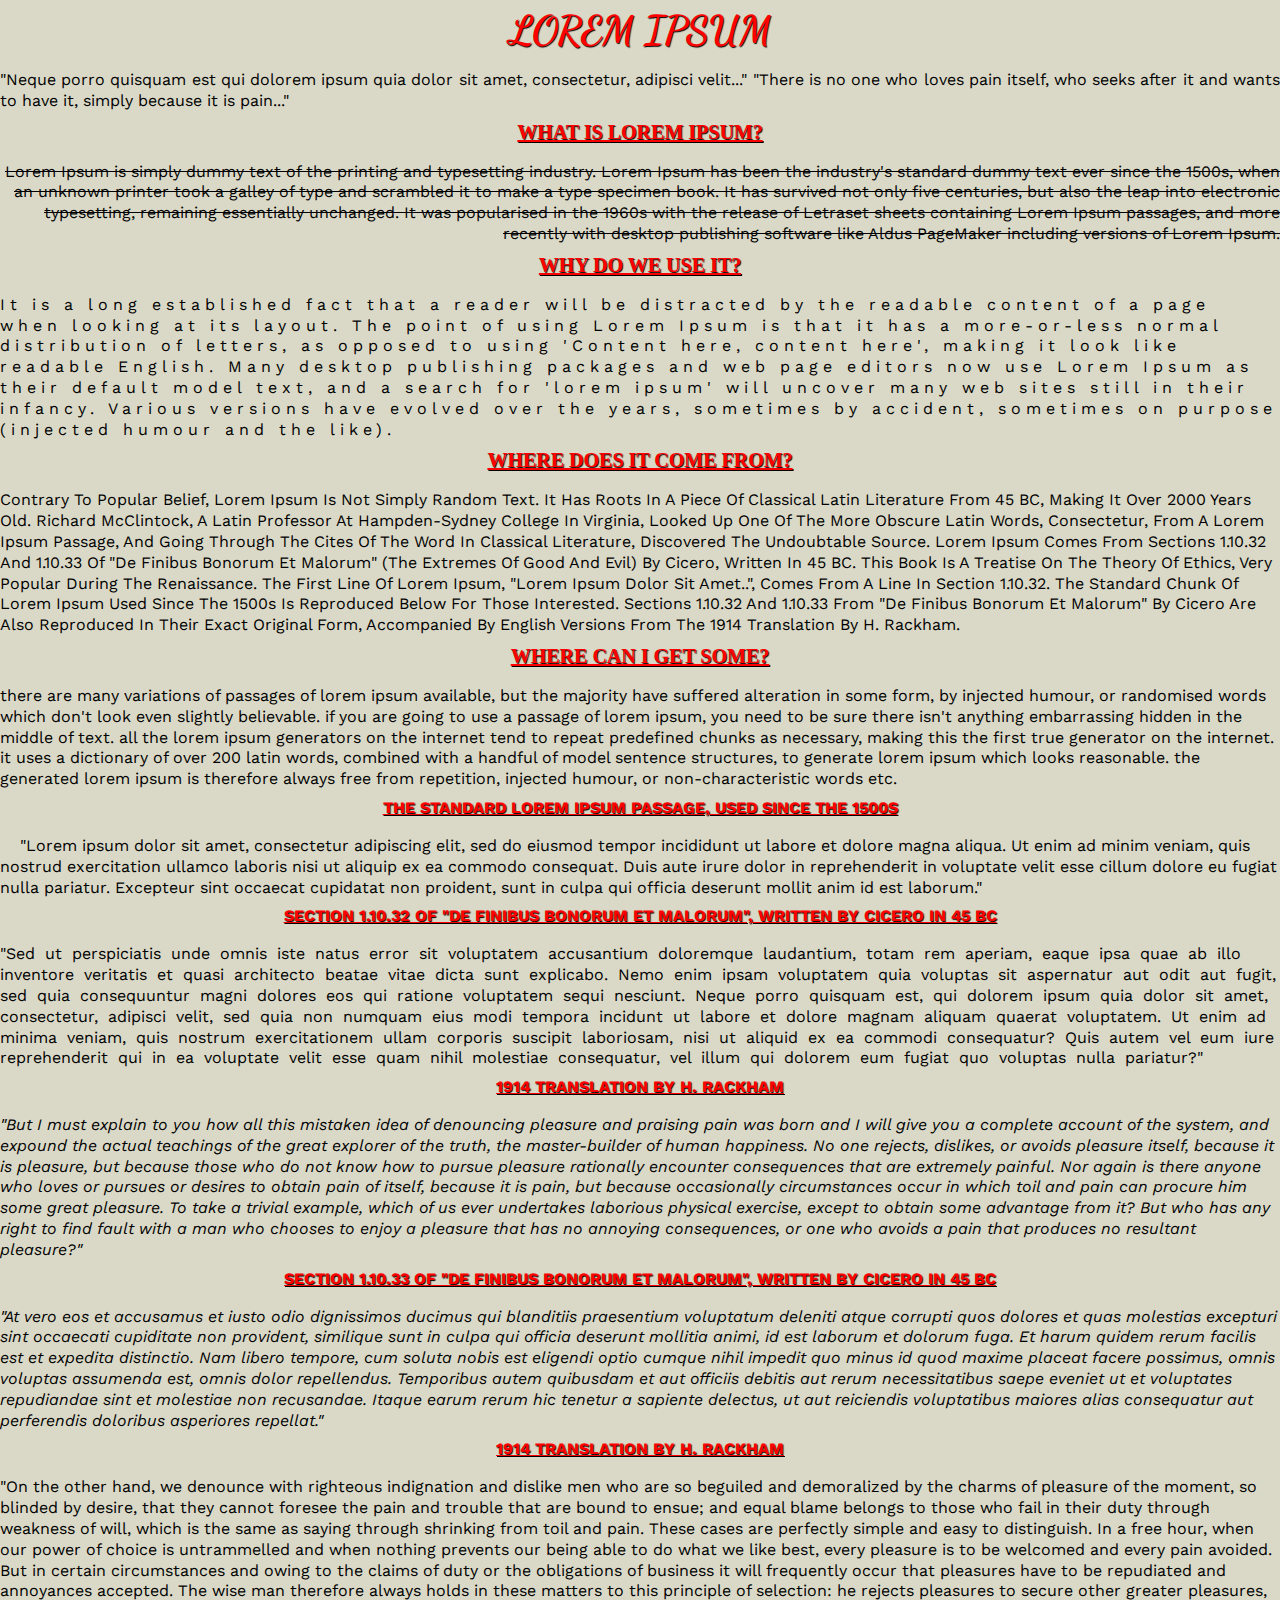
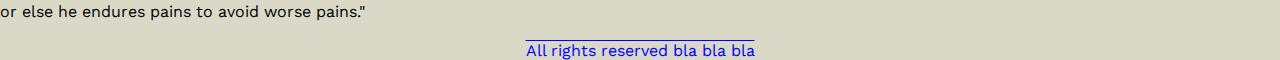
<file: lesson_4/index.html>
<!DOCTYPE html>
<html lang="en">

<head>
    <meta charset="UTF-8">
    <meta name="viewport" content="width=device-width, initial-scale=1.0">
    <link href="https://fonts.googleapis.com/css?family=Work+Sans:regular,500,700&display=swap" rel="stylesheet">
    <link rel="stylesheet" href="css/style.css">
    <title>Lesson 4</title>
</head>
<!-- ================================================================================= -->

<body>
    <!-- =======HEADER========================================================================== -->
    <header class="header">
        <div class="header__title">
            <h1 class="title__item">Lorem Ipsum</h1>
            <p class="header__text">
                "Neque porro quisquam est qui dolorem ipsum quia dolor sit amet, consectetur, adipisci velit..."
                "There is no one who loves pain itself, who seeks after it and wants to have it, simply because it
                is pain..."
            </p>
        </div>
    </header>
    <!-- =======MAIN========================================================================== -->
    <main class="main">
        <div class="block-1">
            <h2 class="block-1__title">What is Lorem Ipsum?</h2>
            <p class="block-1__text">Lorem Ipsum is simply dummy text of the printing and typesetting industry. Lorem
                Ipsum has been the industry's standard dummy text ever since the 1500s, when an unknown printer took a
                galley of type and scrambled it to make a type specimen book. It has survived not only five centuries,
                but also the leap into electronic typesetting, remaining essentially unchanged. It was popularised in
                the 1960s with the release of Letraset sheets containing Lorem Ipsum passages, and more recently with
                desktop publishing software like Aldus PageMaker including versions of Lorem Ipsum.</p>
        </div>
        <div class="block-2">
            <h2 class="block-2__title">Why do we use it?</h2>
            <p class="block-2__text">It is a long established fact that a reader will be distracted by the readable
                content of a page when looking at its layout. The point of using Lorem Ipsum is that it has a
                more-or-less normal distribution of letters, as opposed to using 'Content here, content here', making it
                look like readable English. Many desktop publishing packages and web page editors now use Lorem Ipsum as
                their default model text, and a search for 'lorem ipsum' will uncover many web sites still in their
                infancy. Various versions have evolved over the years, sometimes by accident, sometimes on purpose
                (injected humour and the like).</p>
        </div>
        <div class="block-3">
            <h2 class="block-3__title">Where does it come from?</h2>
            <p class="block-3__text">Contrary to popular belief, Lorem Ipsum is not simply random text. It has roots in
                a piece of classical Latin literature from 45 BC, making it over 2000 years old. Richard McClintock, a
                Latin professor at Hampden-Sydney College in Virginia, looked up one of the more obscure Latin words,
                consectetur, from a Lorem Ipsum passage, and going through the cites of the word in classical
                literature, discovered the undoubtable source. Lorem Ipsum comes from sections 1.10.32 and 1.10.33 of
                "de Finibus Bonorum et Malorum" (The Extremes of Good and Evil) by Cicero, written in 45 BC. This book
                is a treatise on the theory of ethics, very popular during the Renaissance. The first line of Lorem
                Ipsum, "Lorem ipsum dolor sit amet..", comes from a line in section 1.10.32.

                The standard chunk of Lorem Ipsum used since the 1500s is reproduced below for those interested.
                Sections 1.10.32 and 1.10.33 from "de Finibus Bonorum et Malorum" by Cicero are also reproduced in their
                exact original form, accompanied by English versions from the 1914 translation by H. Rackham.</p>
        </div>
        <div class="block-4">
            <h2 class="block-4__title">Where can I get some?</h2>
            <p class="block-4__text">There are many variations of passages of Lorem Ipsum available, but the majority
                have suffered alteration in some form, by injected humour, or randomised words which don't look even
                slightly believable. If you are going to use a passage of Lorem Ipsum, you need to be sure there isn't
                anything embarrassing hidden in the middle of text. All the Lorem Ipsum generators on the Internet tend
                to repeat predefined chunks as necessary, making this the first true generator on the Internet. It uses
                a dictionary of over 200 Latin words, combined with a handful of model sentence structures, to generate
                Lorem Ipsum which looks reasonable. The generated Lorem Ipsum is therefore always free from repetition,
                injected humour, or non-characteristic words etc.</p>
        </div>
        <div class="block-5">
            <h2 class="block-5__title">The standard Lorem Ipsum passage, used since the 1500s</h2>
            <p class="block-5__text">"Lorem ipsum dolor sit amet, consectetur adipiscing elit, sed do eiusmod tempor
                incididunt ut labore et dolore magna aliqua. Ut enim ad minim veniam, quis nostrud exercitation ullamco
                laboris nisi ut aliquip ex ea commodo consequat. Duis aute irure dolor in reprehenderit in voluptate
                velit esse cillum dolore eu fugiat nulla pariatur. Excepteur sint occaecat cupidatat non proident, sunt
                in culpa qui officia deserunt mollit anim id est laborum."</p>
        </div>
        <div class="block-6">
            <h2 class="block-6__title">Section 1.10.32 of "de Finibus Bonorum et Malorum", written by Cicero in 45 BC
            </h2>
            <p class="block-6__text">"Sed ut perspiciatis unde omnis iste natus error sit voluptatem accusantium
                doloremque laudantium, totam rem aperiam, eaque ipsa quae ab illo inventore veritatis et quasi
                architecto beatae vitae dicta sunt explicabo. Nemo enim ipsam voluptatem quia voluptas sit aspernatur
                aut odit aut fugit, sed quia consequuntur magni dolores eos qui ratione voluptatem sequi nesciunt. Neque
                porro quisquam est, qui dolorem ipsum quia dolor sit amet, consectetur, adipisci velit, sed quia non
                numquam eius modi tempora incidunt ut labore et dolore magnam aliquam quaerat voluptatem. Ut enim ad
                minima veniam, quis nostrum exercitationem ullam corporis suscipit laboriosam, nisi ut aliquid ex ea
                commodi consequatur? Quis autem vel eum iure reprehenderit qui in ea voluptate velit esse quam nihil
                molestiae consequatur, vel illum qui dolorem eum fugiat quo voluptas nulla pariatur?"</p>
        </div>
        <div class="block-7">
            <h2 class="block-7__title">1914 translation by H. Rackham</h2>
            <p class="block-7__text">"But I must explain to you how all this mistaken idea of denouncing pleasure and
                praising pain was born and I will give you a complete account of the system, and expound the actual
                teachings of the great explorer of the truth, the master-builder of human happiness. No one rejects,
                dislikes, or avoids pleasure itself, because it is pleasure, but because those who do not know how to
                pursue pleasure rationally encounter consequences that are extremely painful. Nor again is there anyone
                who loves or pursues or desires to obtain pain of itself, because it is pain, but because occasionally
                circumstances occur in which toil and pain can procure him some great pleasure. To take a trivial
                example, which of us ever undertakes laborious physical exercise, except to obtain some advantage from
                it? But who has any right to find fault with a man who chooses to enjoy a pleasure that has no annoying
                consequences, or one who avoids a pain that produces no resultant pleasure?"</p>
        </div>
        <div class="block-8">
            <h2 class="block-8__title">Section 1.10.33 of "de Finibus Bonorum et Malorum", written by Cicero in 45 BC
            </h2>
            <p class="block-8__text">"At vero eos et accusamus et iusto odio dignissimos ducimus qui blanditiis
                praesentium voluptatum deleniti atque corrupti quos dolores et quas molestias excepturi sint occaecati
                cupiditate non provident, similique sunt in culpa qui officia deserunt mollitia animi, id est laborum et
                dolorum fuga. Et harum quidem rerum facilis est et expedita distinctio. Nam libero tempore, cum soluta
                nobis est eligendi optio cumque nihil impedit quo minus id quod maxime placeat facere possimus, omnis
                voluptas assumenda est, omnis dolor repellendus. Temporibus autem quibusdam et aut officiis debitis aut
                rerum necessitatibus saepe eveniet ut et voluptates repudiandae sint et molestiae non recusandae. Itaque
                earum rerum hic tenetur a sapiente delectus, ut aut reiciendis voluptatibus maiores alias consequatur
                aut perferendis doloribus asperiores repellat."</p>
        </div>
        <div class="block-9">
            <h2 class="block-9__title">1914 translation by H. Rackham</h2>
            <p class="block-9__text">"On the other hand, we denounce with righteous indignation and dislike men who are
                so beguiled and demoralized by the charms of pleasure of the moment, so blinded by desire, that they
                cannot foresee the pain and trouble that are bound to ensue; and equal blame belongs to those who fail
                in their duty through weakness of will, which is the same as saying through shrinking from toil and
                pain. These cases are perfectly simple and easy to distinguish. In a free hour, when our power of choice
                is untrammelled and when nothing prevents our being able to do what we like best, every pleasure is to
                be welcomed and every pain avoided. But in certain circumstances and owing to the claims of duty or the
                obligations of business it will frequently occur that pleasures have to be repudiated and annoyances
                accepted. The wise man therefore always holds in these matters to this principle of selection: he
                rejects pleasures to secure other greater pleasures, or else he endures pains to avoid worse pains."</p>
        </div>
    </main>
    <!-- =======FOOTER========================================================================== -->
    <footer class="footer">
        <div class="footer__link">
            <a class="footer__link-item" target="_blank" href="https://www.google.com/">All rights reserved bla bla
                bla</a>
        </div>
    </footer>
</body>

</html>
</file>
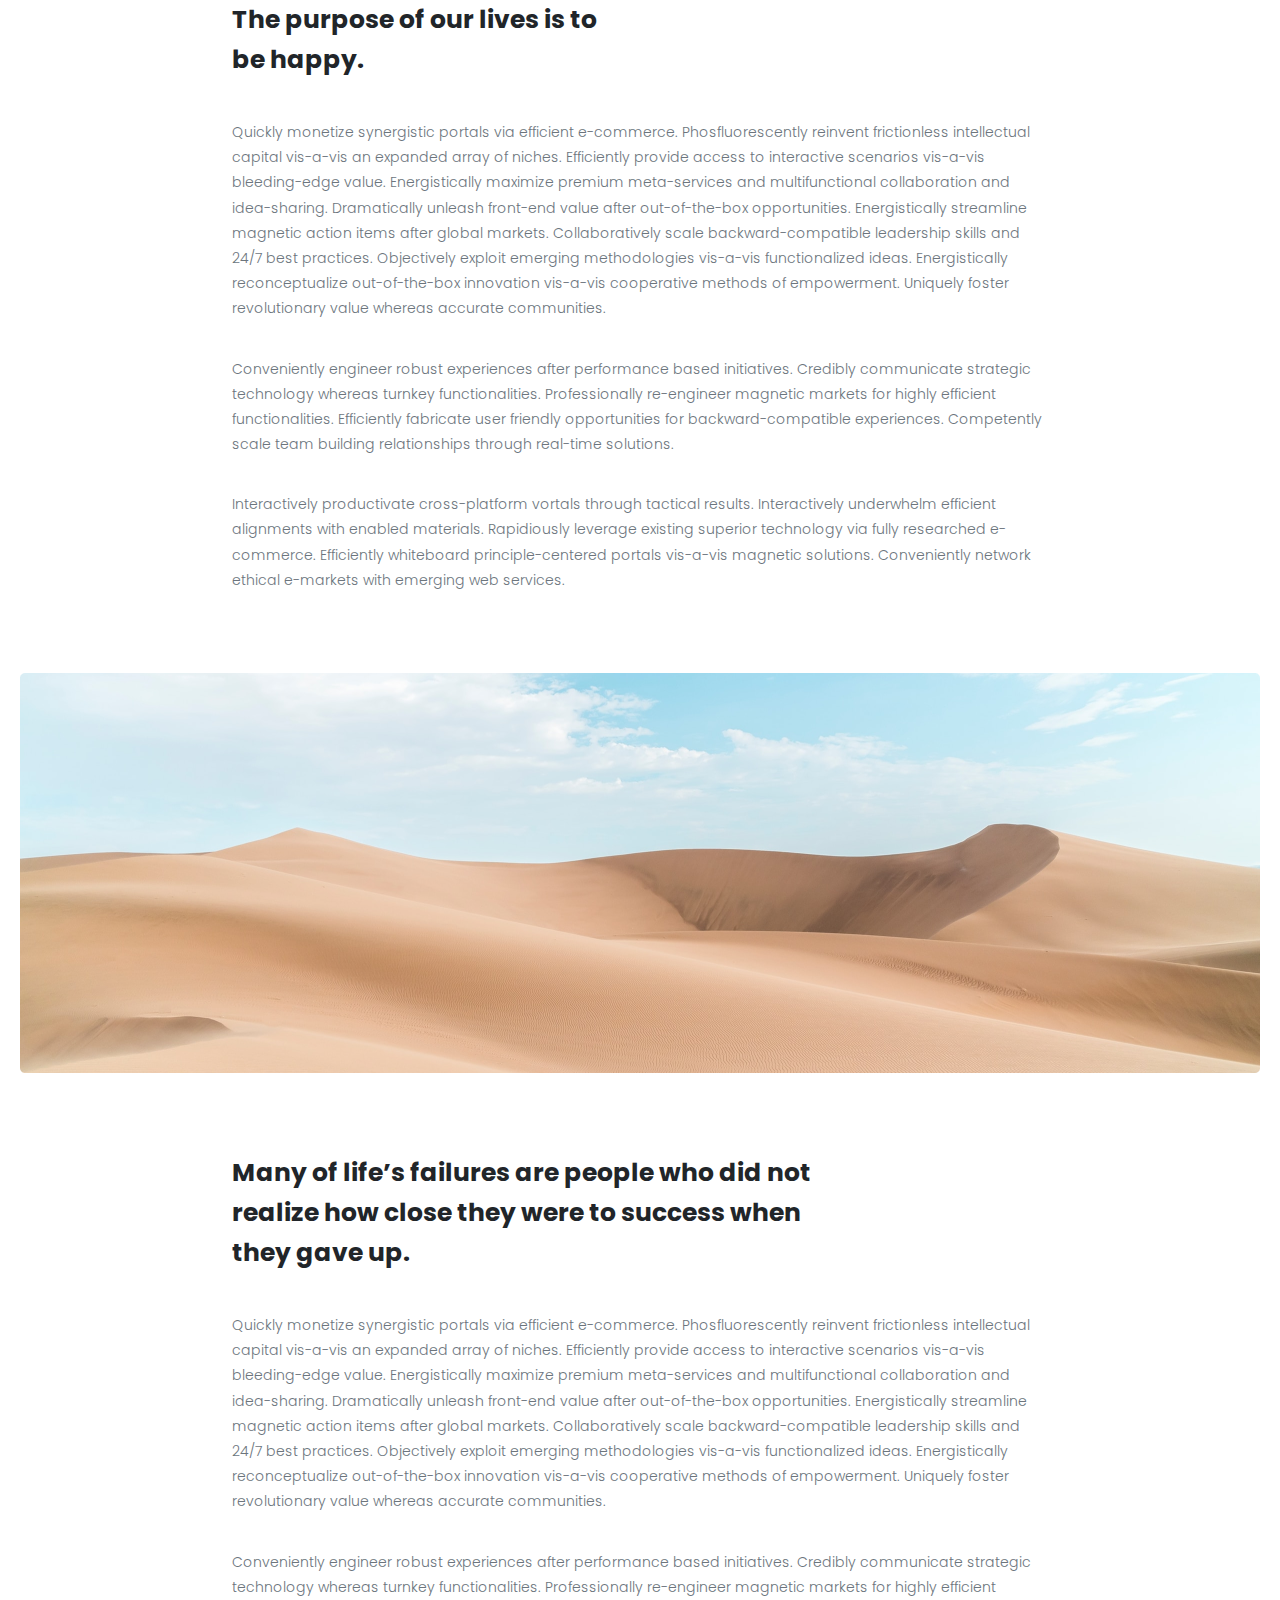
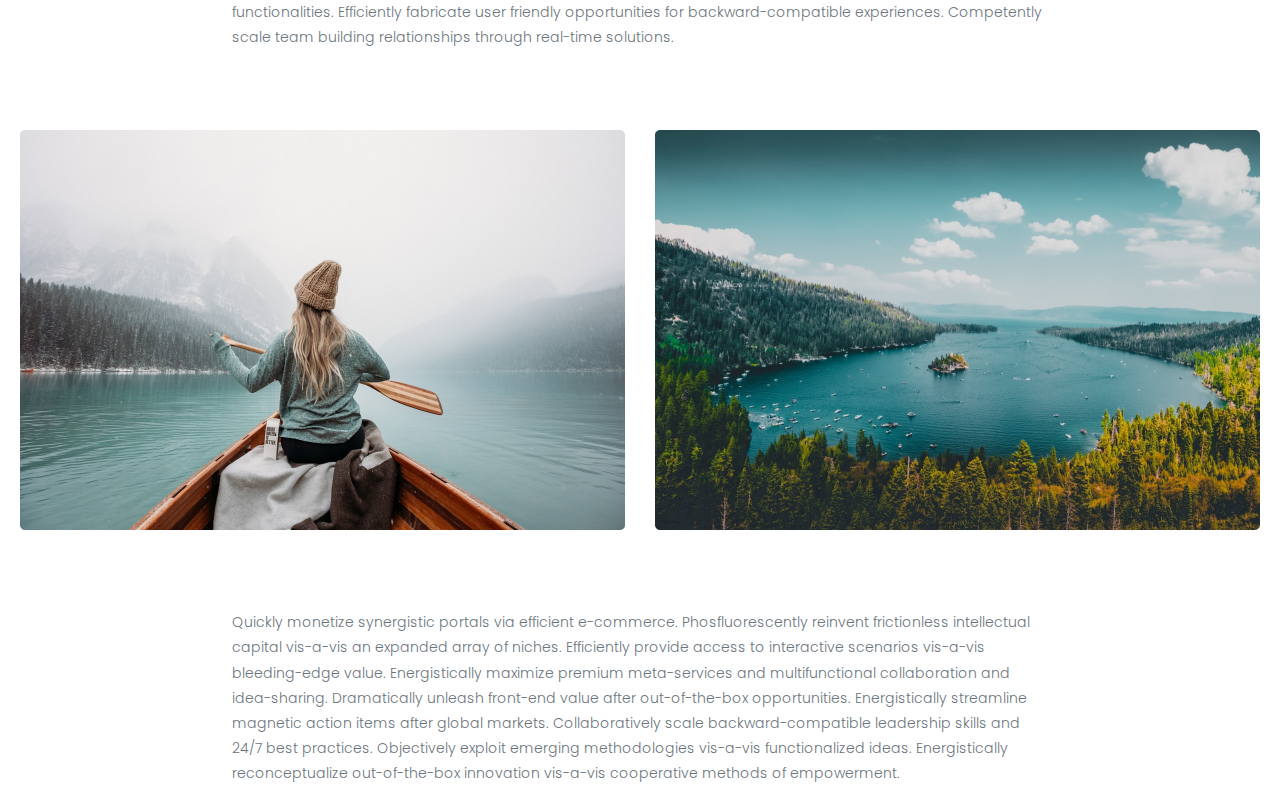
<file: lesson_5/index.html>
<!DOCTYPE html>
<html lang="en">

<head>
    <meta charset="UTF-8">
    <meta name="viewport" content="width=device-width, initial-scale=1.0">
    <link href="https://fonts.googleapis.com/css?family=Poppins:300,700&display=swap" rel="stylesheet">
    <link rel="stylesheet" href="css/style.css">
    <title>Lesson 5</title>
</head>
<!-- ================================================================================= -->

<body>
    <!-- =======HEADER========================================================================== -->
    <header class="header">
    </header>
    <!-- =======MAIN========================================================================== -->
    <main class="main">
        <div class="block-1">
            <div class="block-1__title">
                <h2 class="block-1__title-item">The purpose of our lives is to be happy.</h2>
            </div>
            <div class="block-1__text">
                <div class="block-1__text-1">
                    <p>Quickly monetize synergistic portals via efficient e-commerce. Phosfluorescently reinvent
                        frictionless intellectual capital vis-a-vis an expanded array of niches. Efficiently provide
                        access to interactive scenarios vis-a-vis bleeding-edge value. Energistically maximize premium
                        meta-services and multifunctional collaboration and idea-sharing. Dramatically unleash front-end
                        value after out-of-the-box opportunities. Energistically streamline magnetic action items after
                        global markets. Collaboratively scale backward-compatible leadership skills and 24/7 best
                        practices. Objectively exploit emerging methodologies vis-a-vis functionalized ideas.
                        Energistically reconceptualize out-of-the-box innovation vis-a-vis cooperative methods of
                        empowerment. Uniquely foster revolutionary value whereas accurate communities.</p>
                </div>
                <div class="block-1__text-2">
                    <p>Conveniently engineer robust experiences after performance based initiatives. Credibly
                        communicate strategic technology whereas turnkey functionalities. Professionally re-engineer
                        magnetic markets for highly efficient functionalities. Efficiently fabricate user friendly
                        opportunities for backward-compatible experiences. Competently scale team building relationships
                        through real-time solutions.</p>
                </div>
                <div class="block-1__text-3">
                    <p>Interactively productivate cross-platform vortals through tactical results. Interactively
                        underwhelm efficient alignments with enabled materials. Rapidiously leverage existing superior
                        technology via fully researched e-commerce. Efficiently whiteboard principle-centered portals
                        vis-a-vis magnetic solutions. Conveniently network ethical e-markets with emerging web services.
                    </p>
                </div>
            </div>
        </div>
        <div class="block-2">
            <img class="image-1" src="img/desert.png" alt="desert">
        </div>
        <div class="block-3">
            <div class="block-3__title">
                <h2 class="block-3__title-item">Many of life’s failures are people who did not realize how close they
                    were to
                    success when they gave up.</h2>
            </div>
            <div class="block-3__text">
                <div class="block-3__text-1">
                    <p>Quickly monetize synergistic portals via efficient e-commerce. Phosfluorescently reinvent
                        frictionless intellectual capital vis-a-vis an expanded array of niches. Efficiently provide
                        access to interactive scenarios vis-a-vis bleeding-edge value. Energistically maximize premium
                        meta-services and multifunctional collaboration and idea-sharing. Dramatically unleash front-end
                        value after out-of-the-box opportunities. Energistically streamline magnetic action items after
                        global markets. Collaboratively scale backward-compatible leadership skills and 24/7 best
                        practices. Objectively exploit emerging methodologies vis-a-vis functionalized ideas.
                        Energistically reconceptualize out-of-the-box innovation vis-a-vis cooperative methods of
                        empowerment. Uniquely foster revolutionary value whereas accurate communities.</p>
                </div>
                <div class="block-3__text-2">
                    <p>Conveniently engineer robust experiences after performance based initiatives. Credibly
                        communicate strategic technology whereas turnkey functionalities. Professionally re-engineer
                        magnetic markets for highly efficient functionalities. Efficiently fabricate user friendly
                        opportunities for backward-compatible experiences. Competently scale team building relationships
                        through real-time solutions.</p>
                </div>
            </div>
        </div>
        <div class="block-4">
            <img class="image-2" src="img/girl.png" alt="girl">
            <img class="image-3" src="img/scenery.png" alt="scenery">
        </div>
        <div class="block-5">
            <p>Quickly monetize synergistic portals via efficient e-commerce. Phosfluorescently reinvent frictionless
                intellectual capital vis-a-vis an expanded array of niches. Efficiently provide access to interactive
                scenarios vis-a-vis bleeding-edge value. Energistically maximize premium meta-services and
                multifunctional collaboration and idea-sharing. Dramatically unleash front-end value after
                out-of-the-box opportunities. Energistically streamline magnetic action items after global markets.
                Collaboratively scale backward-compatible leadership skills and 24/7 best practices. Objectively exploit
                emerging methodologies vis-a-vis functionalized ideas. Energistically reconceptualize out-of-the-box
                innovation vis-a-vis cooperative methods of empowerment.</p>
        </div>
    </main>
    <!-- =======FOOTER========================================================================== -->
    <footer class="footer">

    </footer>
</body>

</html>
</file>
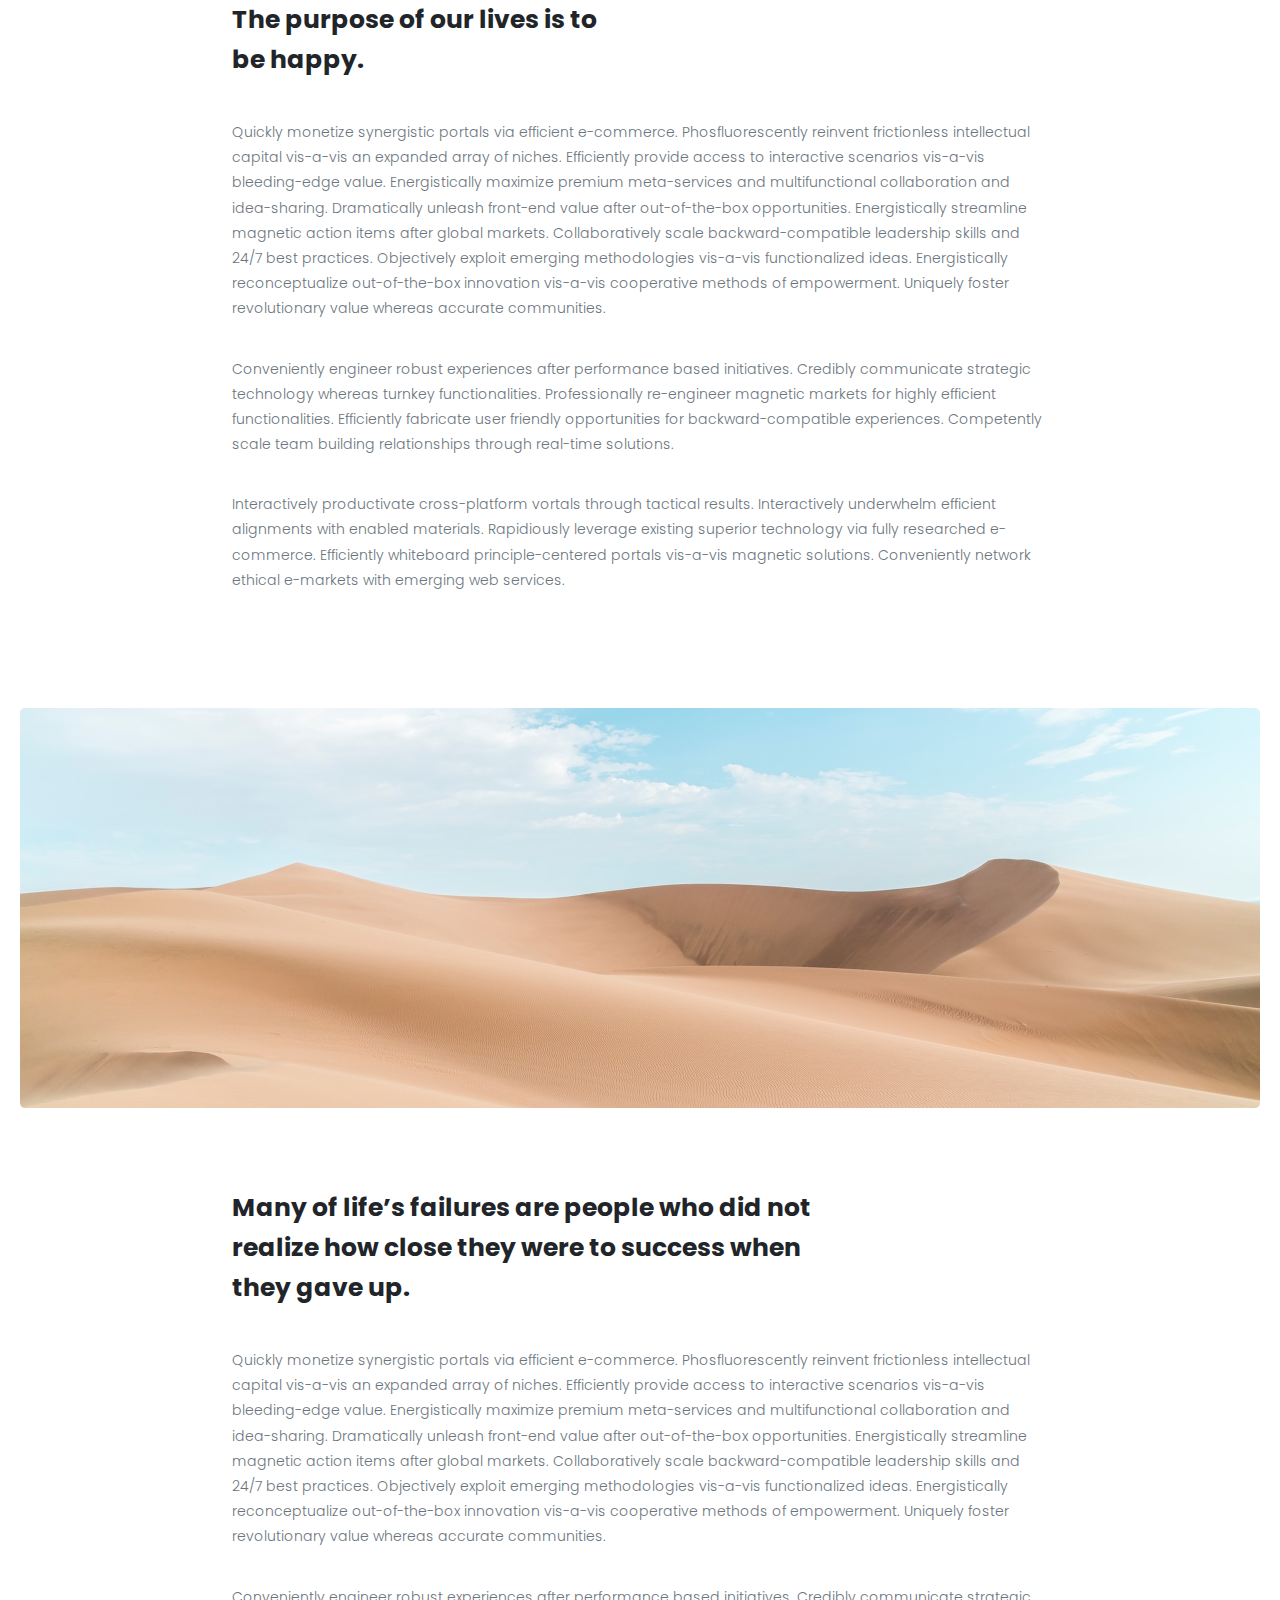
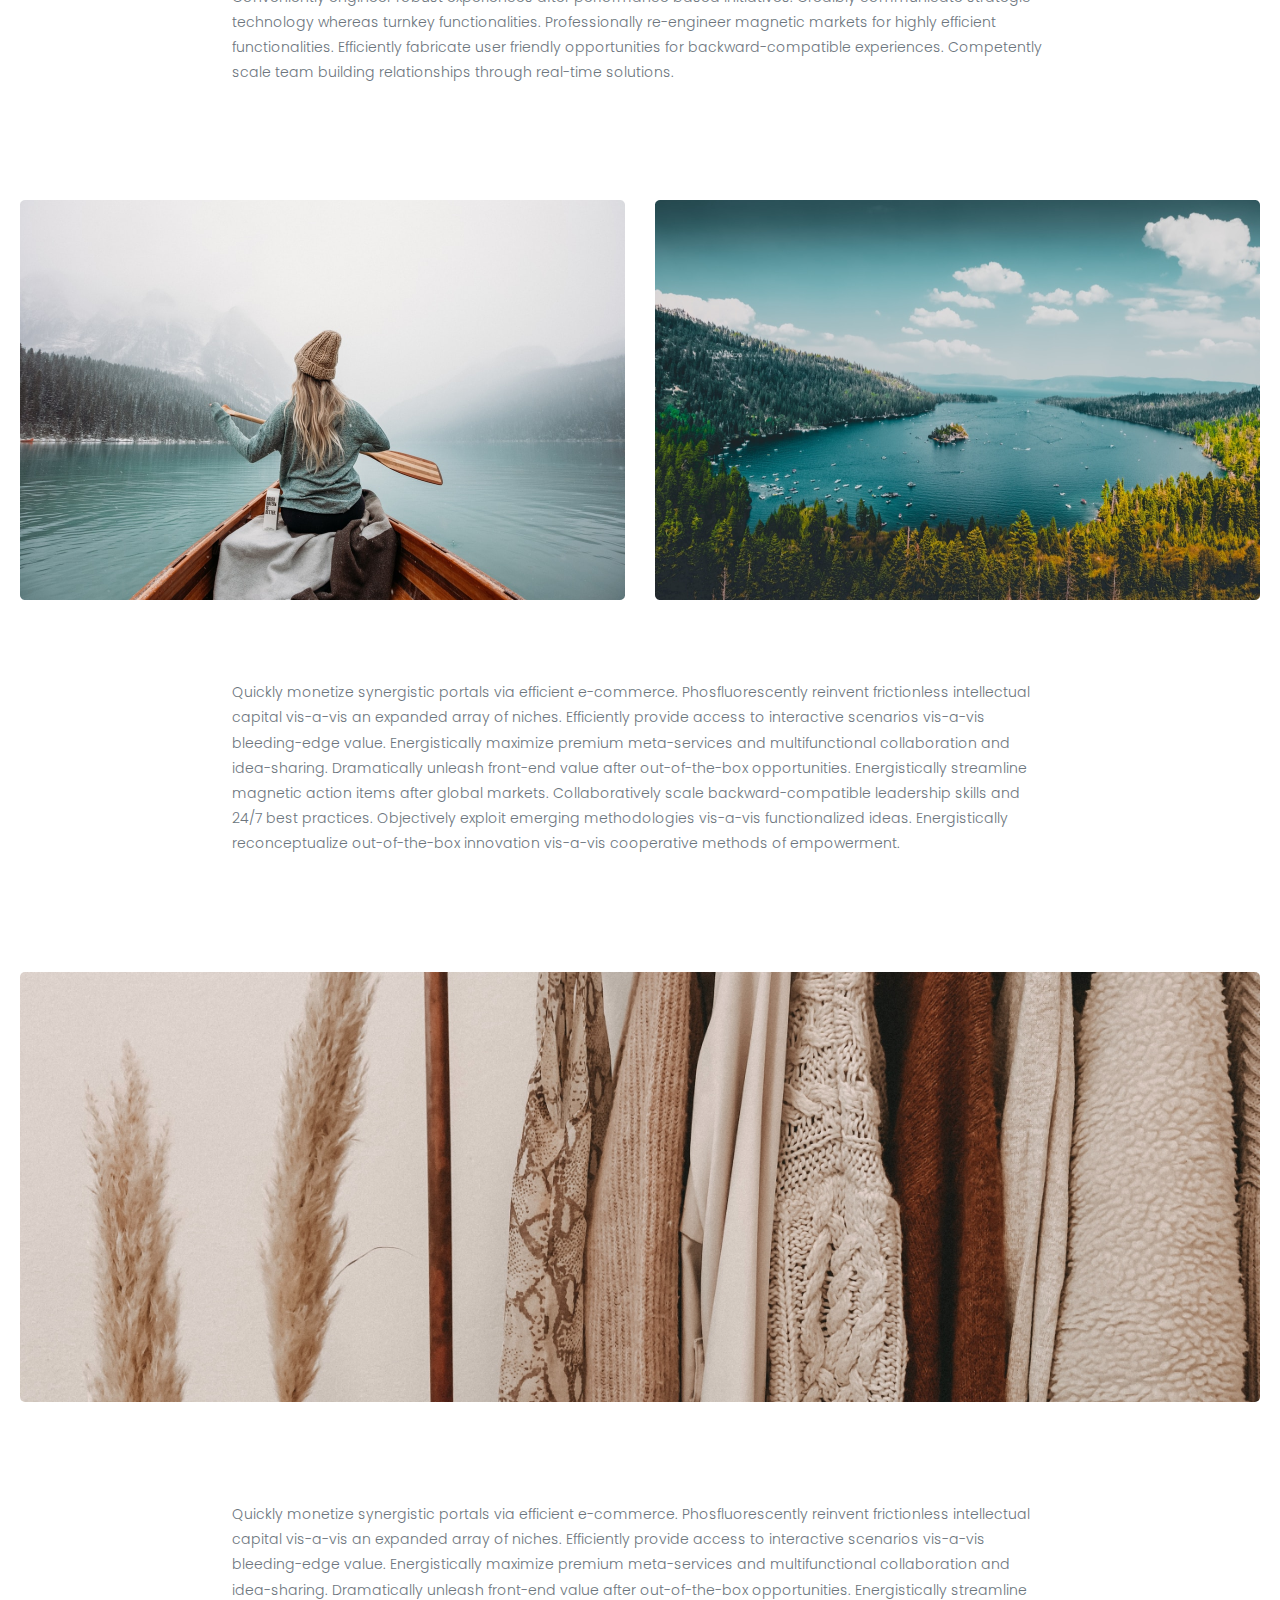
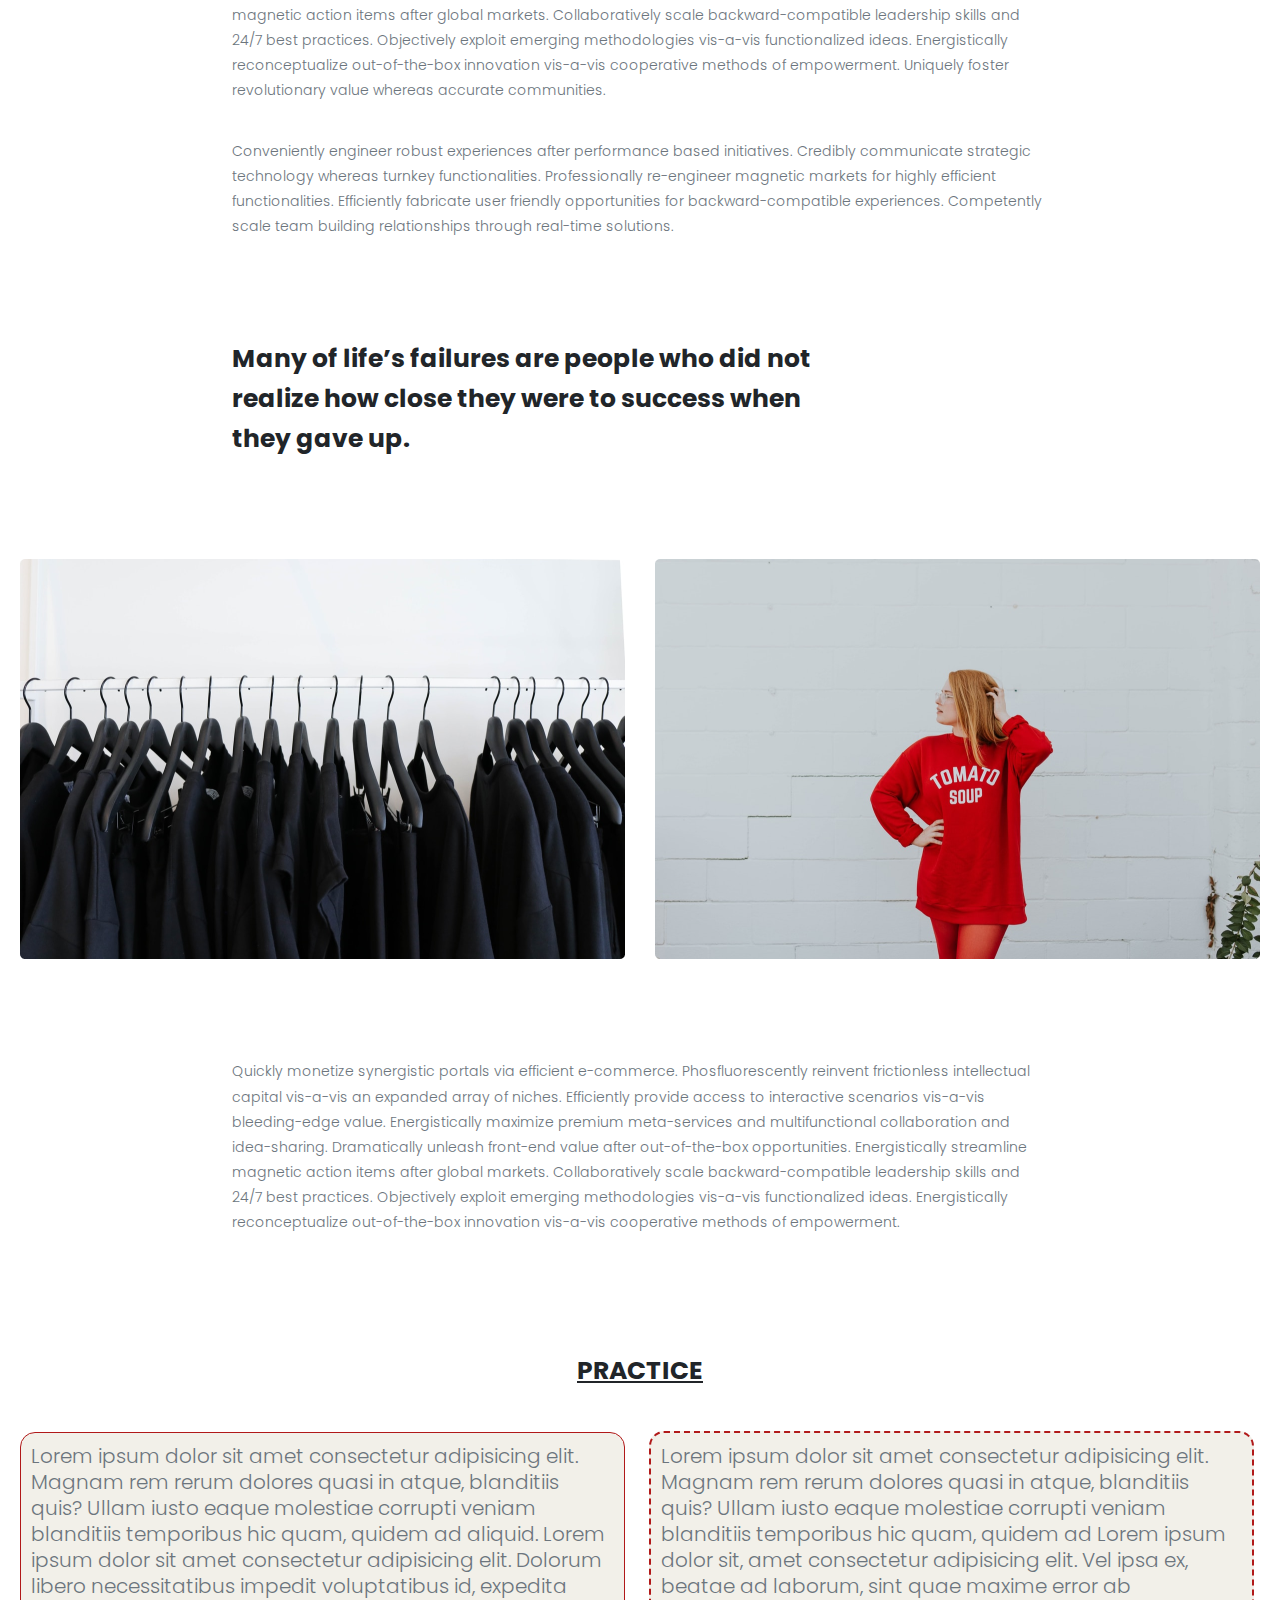
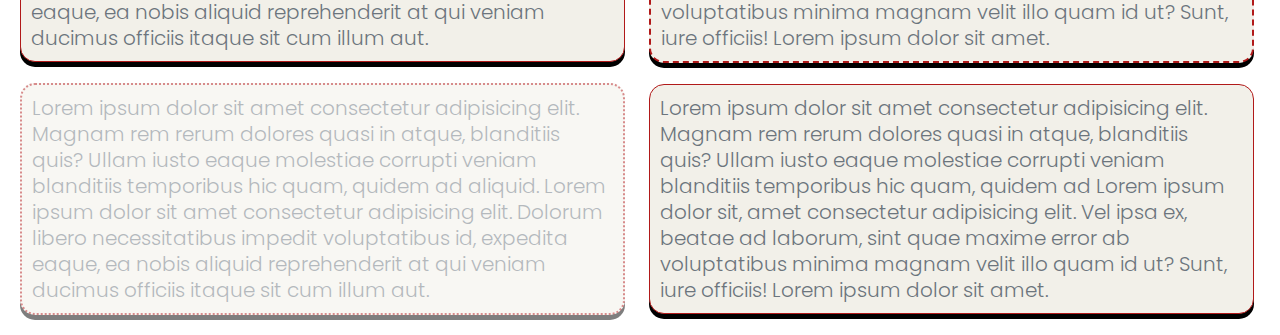
<file: lesson_6/index.html>
<!DOCTYPE html>
<html lang="en">

<head>
    <meta charset="UTF-8">
    <meta name="viewport" content="width=device-width, initial-scale=1.0">
    <link href="https://fonts.googleapis.com/css?family=Poppins:300,700&display=swap" rel="stylesheet">
    <link rel="stylesheet" href="css/style.css">
    <title>Lesson 6</title>
</head>
<!-- ================================================================================= -->

<body>
    <!-- =======HEADER========================================================================== -->
    <header class="header">
    </header>
    <!-- =======MAIN========================================================================== -->
    <main class="main">
        <div class="article">
            <div class="article__container">
                <div class="article__block-text">
                    <h1 class="article__title-1">The purpose of our lives is to be happy.</h1>
                    <p>Quickly monetize synergistic portals via efficient e-commerce. Phosfluorescently reinvent
                        frictionless intellectual capital vis-a-vis an expanded array of niches. Efficiently provide
                        access to interactive scenarios vis-a-vis bleeding-edge value. Energistically maximize premium
                        meta-services and multifunctional collaboration and idea-sharing. Dramatically unleash front-end
                        value after out-of-the-box opportunities. Energistically streamline magnetic action items after
                        global markets. Collaboratively scale backward-compatible leadership skills and 24/7 best
                        practices. Objectively exploit emerging methodologies vis-a-vis functionalized ideas.
                        Energistically reconceptualize out-of-the-box innovation vis-a-vis cooperative methods of
                        empowerment. Uniquely foster revolutionary value whereas accurate communities.</p>
                    <p>Conveniently engineer robust experiences after performance based initiatives. Credibly
                        communicate strategic technology whereas turnkey functionalities. Professionally re-engineer
                        magnetic markets for highly efficient functionalities. Efficiently fabricate user friendly
                        opportunities for backward-compatible experiences. Competently scale team building relationships
                        through real-time solutions.</p>
                    <p>Interactively productivate cross-platform vortals through tactical results. Interactively
                        underwhelm efficient alignments with enabled materials. Rapidiously leverage existing superior
                        technology via fully researched e-commerce. Efficiently whiteboard principle-centered portals
                        vis-a-vis magnetic solutions. Conveniently network ethical e-markets with emerging web services.
                    </p>
                </div>
                <img class="image-1" src="img/01.png" alt="desert">
                <div class="article__block-text">
                    <h2 class="article__title-2">Many of life’s failures are people who did not realize how close they
                        were to success when they gave up.</h2>
                    <p>Quickly monetize synergistic portals via efficient e-commerce. Phosfluorescently reinvent
                        frictionless intellectual capital vis-a-vis an expanded array of niches. Efficiently provide
                        access to interactive scenarios vis-a-vis bleeding-edge value. Energistically maximize premium
                        meta-services and multifunctional collaboration and idea-sharing. Dramatically unleash front-end
                        value after out-of-the-box opportunities. Energistically streamline magnetic action items after
                        global markets. Collaboratively scale backward-compatible leadership skills and 24/7 best
                        practices. Objectively exploit emerging methodologies vis-a-vis functionalized ideas.
                        Energistically reconceptualize out-of-the-box innovation vis-a-vis cooperative methods of
                        empowerment. Uniquely foster revolutionary value whereas accurate communities.</p>
                    <p>Conveniently engineer robust experiences after performance based initiatives. Credibly
                        communicate strategic technology whereas turnkey functionalities. Professionally re-engineer
                        magnetic markets for highly efficient functionalities. Efficiently fabricate user friendly
                        opportunities for backward-compatible experiences. Competently scale team building relationships
                        through real-time solutions.</p>
                </div>
                <div class="article__images">
                    <img class="image-2" src="img/02.png" alt="girl">
                    <img class="image-3" src="img/03.png" alt="scenery">
                </div>
                <div class="article__block-text">
                    <p>Quickly monetize synergistic portals via efficient e-commerce. Phosfluorescently reinvent
                        frictionless intellectual capital vis-a-vis an expanded array of niches. Efficiently provide
                        access to interactive scenarios vis-a-vis bleeding-edge value. Energistically maximize premium
                        meta-services and multifunctional collaboration and idea-sharing. Dramatically unleash front-end
                        value after out-of-the-box opportunities. Energistically streamline magnetic action items after
                        global markets. Collaboratively scale backward-compatible leadership skills and 24/7 best
                        practices. Objectively exploit emerging methodologies vis-a-vis functionalized ideas.
                        Energistically reconceptualize out-of-the-box innovation vis-a-vis cooperative methods of
                        empowerment. </p>
                </div>
                <img class="image-4" src="img/04.png" alt="">
                <div class="article__block-text">
                    <p>Quickly monetize synergistic portals via efficient e-commerce. Phosfluorescently reinvent
                        frictionless intellectual capital vis-a-vis an expanded array of niches. Efficiently provide
                        access
                        to interactive scenarios vis-a-vis bleeding-edge value. Energistically maximize premium
                        meta-services and multifunctional collaboration and idea-sharing. Dramatically unleash front-end
                        value after out-of-the-box opportunities. Energistically streamline magnetic action items after
                        global markets. Collaboratively scale backward-compatible leadership skills and 24/7 best
                        practices.
                        Objectively exploit emerging methodologies vis-a-vis functionalized ideas. Energistically
                        reconceptualize out-of-the-box innovation vis-a-vis cooperative methods of empowerment. Uniquely
                        foster revolutionary value whereas accurate communities.</p>
                    <p>Conveniently engineer robust experiences after performance based initiatives. Credibly
                        communicate
                        strategic technology whereas turnkey functionalities. Professionally re-engineer magnetic
                        markets
                        for highly efficient functionalities. Efficiently fabricate user friendly opportunities for
                        backward-compatible experiences. Competently scale team building relationships through real-time
                        solutions.</p>
                    <h2 class="article__title-3">Many of life’s failures are people who did not realize how close they
                        were
                        to success when they gave up.</h2>
                </div>
                <div class="article__images-2">
                    <img class="image-5" src="img/05.png" alt="girl">
                    <img class="image-6" src="img/06.png" alt="scenery">
                </div>
                <div class="article__block-text">
                    <p>Quickly monetize synergistic portals via efficient e-commerce. Phosfluorescently reinvent
                        frictionless intellectual capital vis-a-vis an expanded array of niches. Efficiently provide
                        access to interactive scenarios vis-a-vis bleeding-edge value. Energistically maximize premium
                        meta-services and multifunctional collaboration and idea-sharing. Dramatically unleash front-end
                        value after out-of-the-box opportunities. Energistically streamline magnetic action items after
                        global markets. Collaboratively scale backward-compatible leadership skills and 24/7 best
                        practices. Objectively exploit emerging methodologies vis-a-vis functionalized ideas.
                        Energistically reconceptualize out-of-the-box innovation vis-a-vis cooperative methods of
                        empowerment. </p>
                </div>
                <div class="practice">
                    <h2 class="prctice__title">Practice</h2>
                    <div class="practice__block-1">
                        Lorem ipsum dolor sit amet consectetur adipisicing elit. Magnam rem rerum dolores quasi in
                        atque, blanditiis quis? Ullam iusto eaque molestiae corrupti veniam blanditiis temporibus hic
                        quam, quidem ad aliquid.
                        Lorem ipsum dolor sit amet consectetur adipisicing elit. Dolorum libero necessitatibus impedit
                        voluptatibus id, expedita eaque, ea nobis aliquid reprehenderit at qui veniam ducimus officiis
                        itaque sit cum illum aut.
                    </div>
                    <div class="practice__block-2">
                        Lorem ipsum dolor sit amet consectetur adipisicing elit. Magnam rem rerum dolores quasi in
                        atque, blanditiis quis? Ullam iusto eaque molestiae corrupti veniam blanditiis temporibus hic
                        quam, quidem ad Lorem ipsum dolor sit, amet consectetur adipisicing elit. Vel ipsa ex, beatae ad
                        laborum, sint quae maxime error ab voluptatibus minima magnam velit illo quam id ut? Sunt, iure
                        officiis! Lorem ipsum dolor sit amet.
                    </div>
                    <div class="practice__block-3">
                        Lorem ipsum dolor sit amet consectetur adipisicing elit. Magnam rem rerum dolores quasi in
                        atque, blanditiis quis? Ullam iusto eaque molestiae corrupti veniam blanditiis temporibus hic
                        quam, quidem ad aliquid.
                        Lorem ipsum dolor sit amet consectetur adipisicing elit. Dolorum libero necessitatibus impedit
                        voluptatibus id, expedita eaque, ea nobis aliquid reprehenderit at qui veniam ducimus officiis
                        itaque sit cum illum aut.
                    </div>
                    <div class="practice__block-4">
                        Lorem ipsum dolor sit amet consectetur adipisicing elit. Magnam rem rerum dolores quasi in
                        atque, blanditiis quis? Ullam iusto eaque molestiae corrupti veniam blanditiis temporibus hic
                        quam, quidem ad Lorem ipsum dolor sit, amet consectetur adipisicing elit. Vel ipsa ex, beatae ad
                        laborum, sint quae maxime error ab voluptatibus minima magnam velit illo quam id ut? Sunt, iure
                        officiis! Lorem ipsum dolor sit amet.
                    </div>
                </div>
            </div>
        </div>
    </main>
    <!-- =======FOOTER========================================================================== -->
    <footer class="footer">

    </footer>
</body>

</html>
</file>
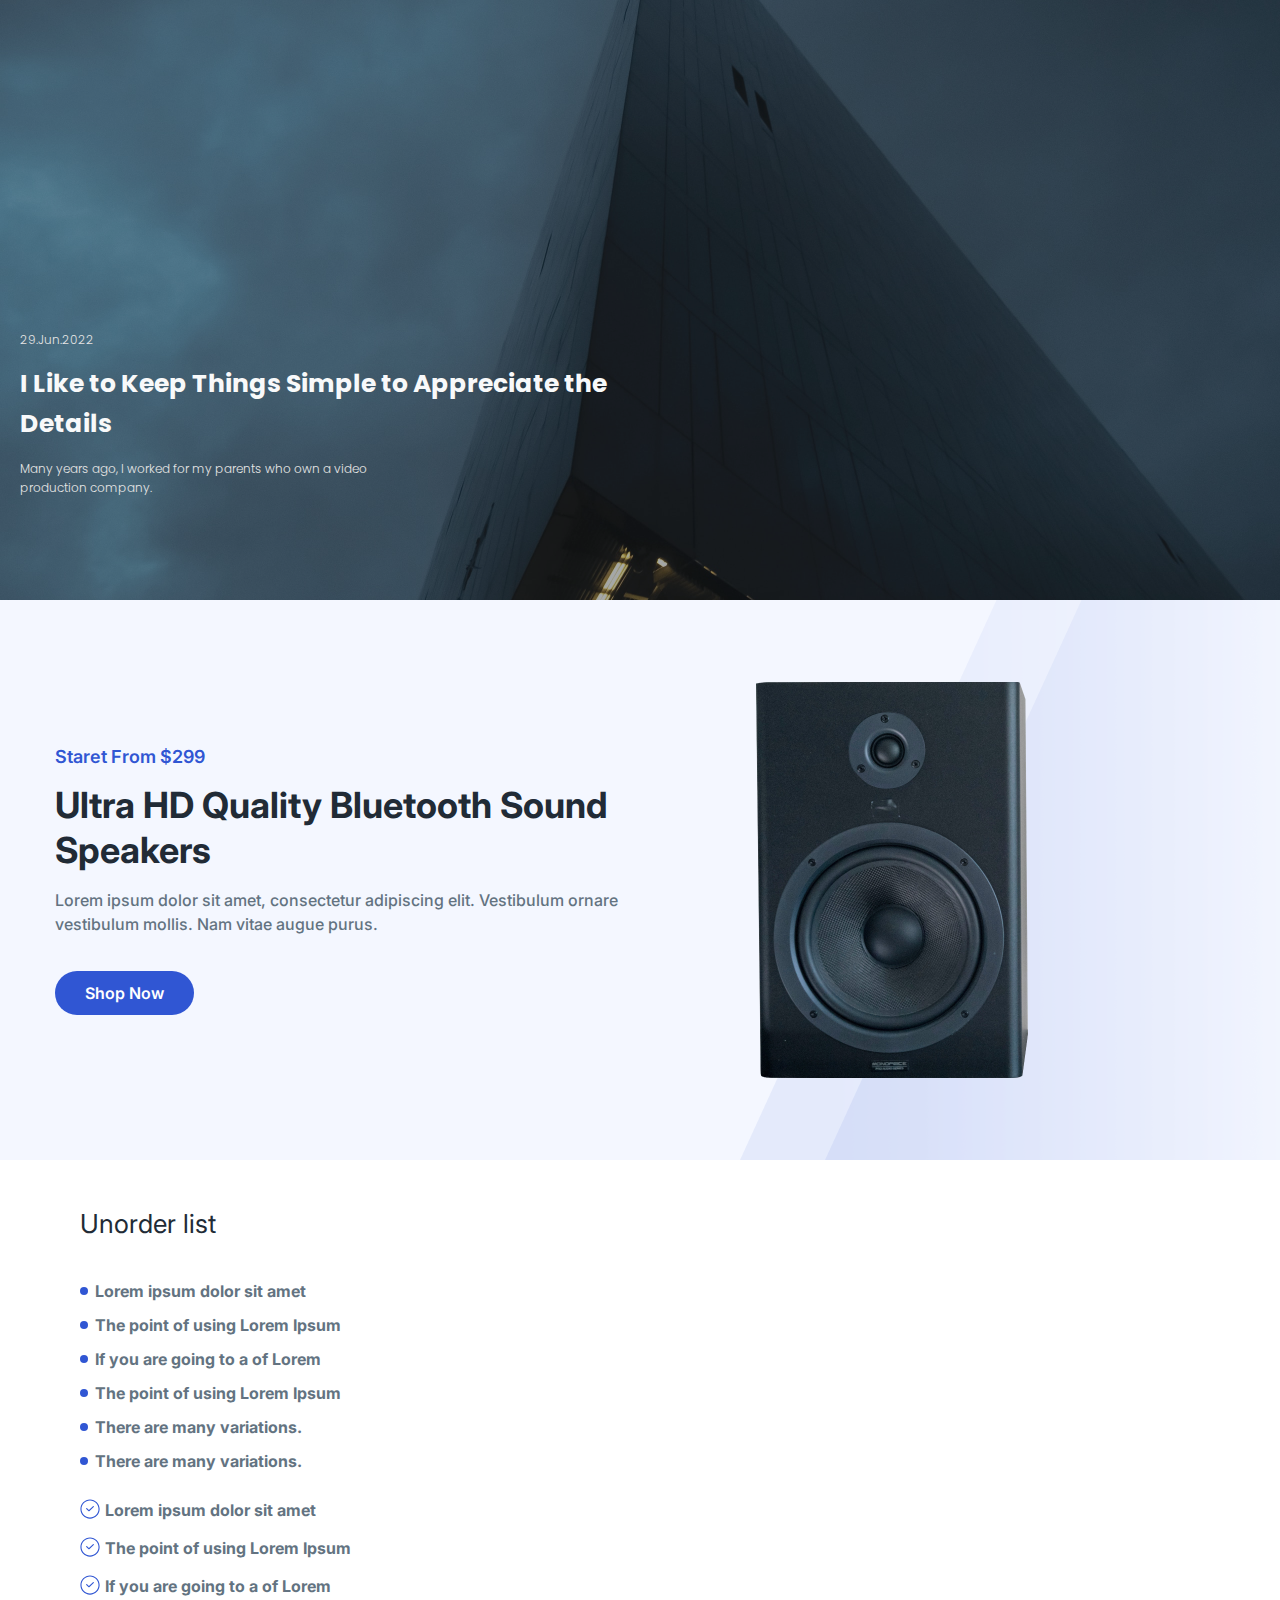
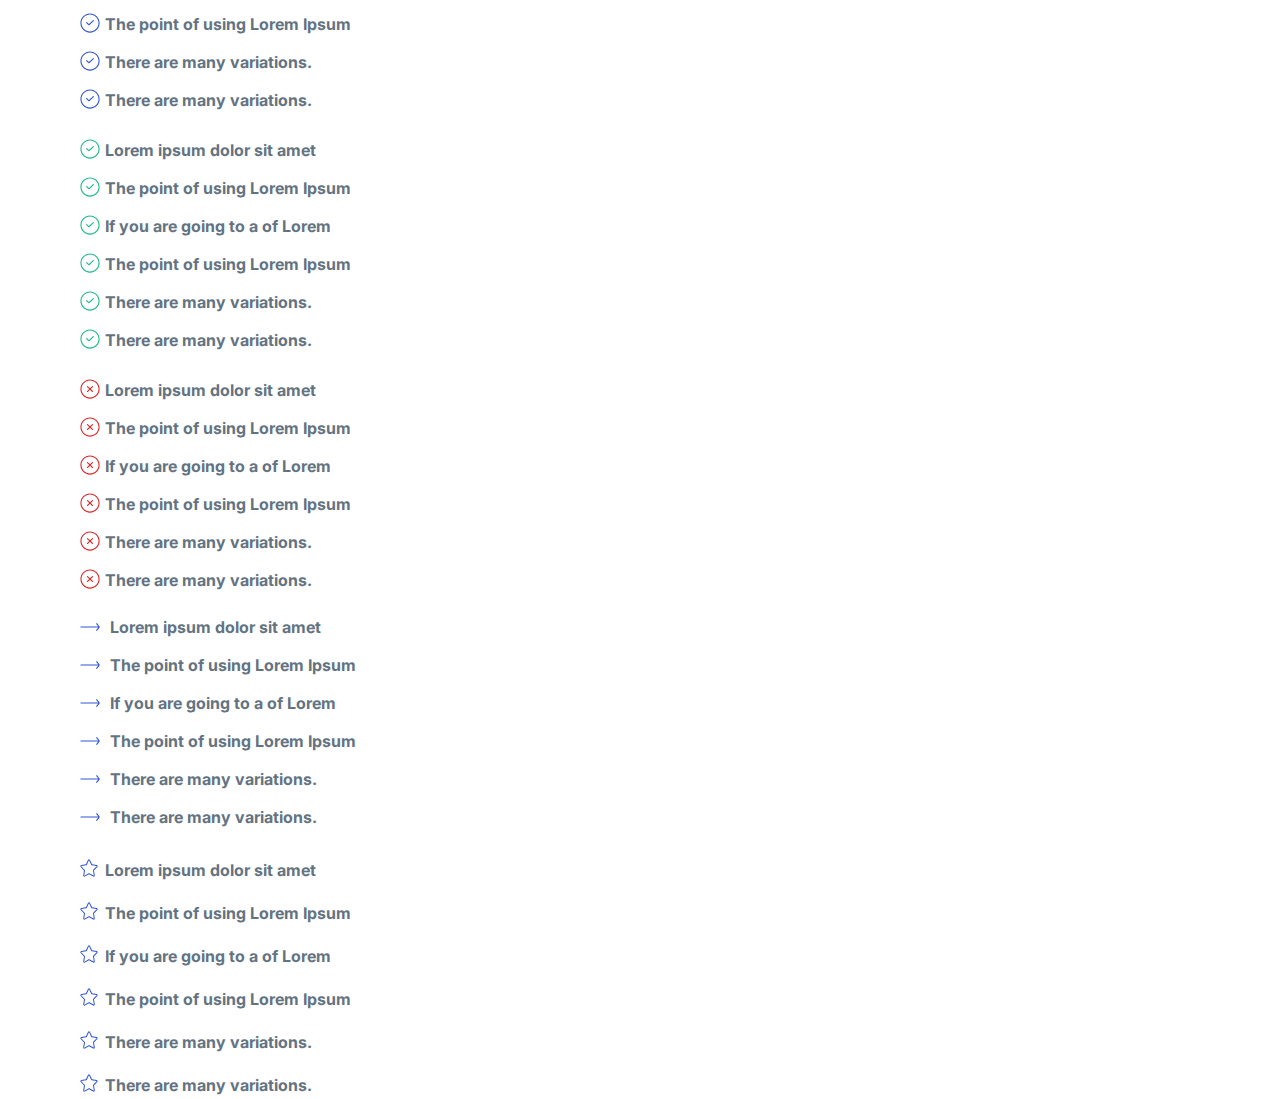
<file: lesson_7/index.html>
<!DOCTYPE html>
<html lang="en">

<head>
    <meta charset="UTF-8">
    <meta name="viewport" content="width=device-width, initial-scale=1.0">
    <link href="https://fonts.googleapis.com/css?family=Poppins:300,700&display=swap" rel="stylesheet">
    <link href="https://fonts.googleapis.com/css?family=Inter:500,600,700&display=swap" rel="stylesheet">
    <link rel="stylesheet" href="css/style.css">
    <title>Lesson 7</title>
</head>
<!-- ================================================================================= -->

<body>
    <!-- =======HEADER========================================================================== -->
    <header class="header">
    </header>
    <!-- =======MAIN========================================================================== -->
    <main class="main">
        <!-- =========VENCE==================================================== -->
        <div class="vecne">
            <div class="vence__container">
                <div class="vence__text">
                    <p>29.Jun.2022</p>
                    <h1 class="vence__title">I Like to Keep Things Simple to Appreciate the Details</h1>
                    <p>Many years ago, I worked for my parents who own a video <br>
                        production company.</p>
                </div>
            </div>
        </div>
        <div class="tailgrids">
            <div class="tailgrids__container">
                <div class="tailgrids__text">
                    <p class="price">Staret From $299</p>
                    <h2 class="text__title">Ultra HD Quality Bluetooth Sound Speakers</h2>
                    <p class="info">Lorem ipsum dolor sit amet, consectetur adipiscing elit. Vestibulum ornare
                        vestibulum mollis. Nam
                        vitae augue purus.</p>
                    <button class="text__btn">Shop Now</button>
                </div>
            </div>
        </div>
        <div class="list">
            <div class="list__container">
                <h2 class="list__title">Unorder list</h2>
                <ul class="list-1">
                    <li>Lorem ipsum dolor sit amet</li>
                    <li>The point of using Lorem Ipsum </li>
                    <li>If you are going to a of Lorem</li>
                    <li>The point of using Lorem Ipsum </li>
                    <li>There are many variations.</li>
                    <li>There are many variations.</li>
                </ul>
                <ul class="list-2">
                    <li>Lorem ipsum dolor sit amet </li>
                    <li>The point of using Lorem Ipsum </li>
                    <li>If you are going to a of Lorem</li>
                    <li>The point of using Lorem Ipsum </li>
                    <li>There are many variations.</li>
                    <li>There are many variations.</li>
                </ul>
                <ul class="list-3">
                    <li>Lorem ipsum dolor sit amet</li>
                    <li>The point of using Lorem Ipsum </li>
                    <li>If you are going to a of Lorem</li>
                    <li>The point of using Lorem Ipsum </li>
                    <li>There are many variations.</li>
                    <li>There are many variations.</li>
                </ul>
                <ul class="list-4">
                    <li>Lorem ipsum dolor sit amet</li>
                    <li>The point of using Lorem Ipsum </li>
                    <li>If you are going to a of Lorem</li>
                    <li>The point of using Lorem Ipsum </li>
                    <li>There are many variations.</li>
                    <li>There are many variations.</li>
                </ul>
                <ul class="list-5">
                    <li>Lorem ipsum dolor sit amet</li>
                    <li>The point of using Lorem Ipsum </li>
                    <li>If you are going to a of Lorem</li>
                    <li>The point of using Lorem Ipsum </li>
                    <li>There are many variations.</li>
                    <li>There are many variations.</li>
                </ul>
                <ul class="list-6">
                    <li>Lorem ipsum dolor sit amet</li>
                    <li>The point of using Lorem Ipsum </li>
                    <li>If you are going to a of Lorem</li>
                    <li>The point of using Lorem Ipsum </li>
                    <li>There are many variations.</li>
                    <li>There are many variations.</li>
                </ul>
            </div>
        </div>
    </main>
    <!-- =======FOOTER========================================================================== -->
    <footer class="footer">

    </footer>
</body>

</html>
</file>
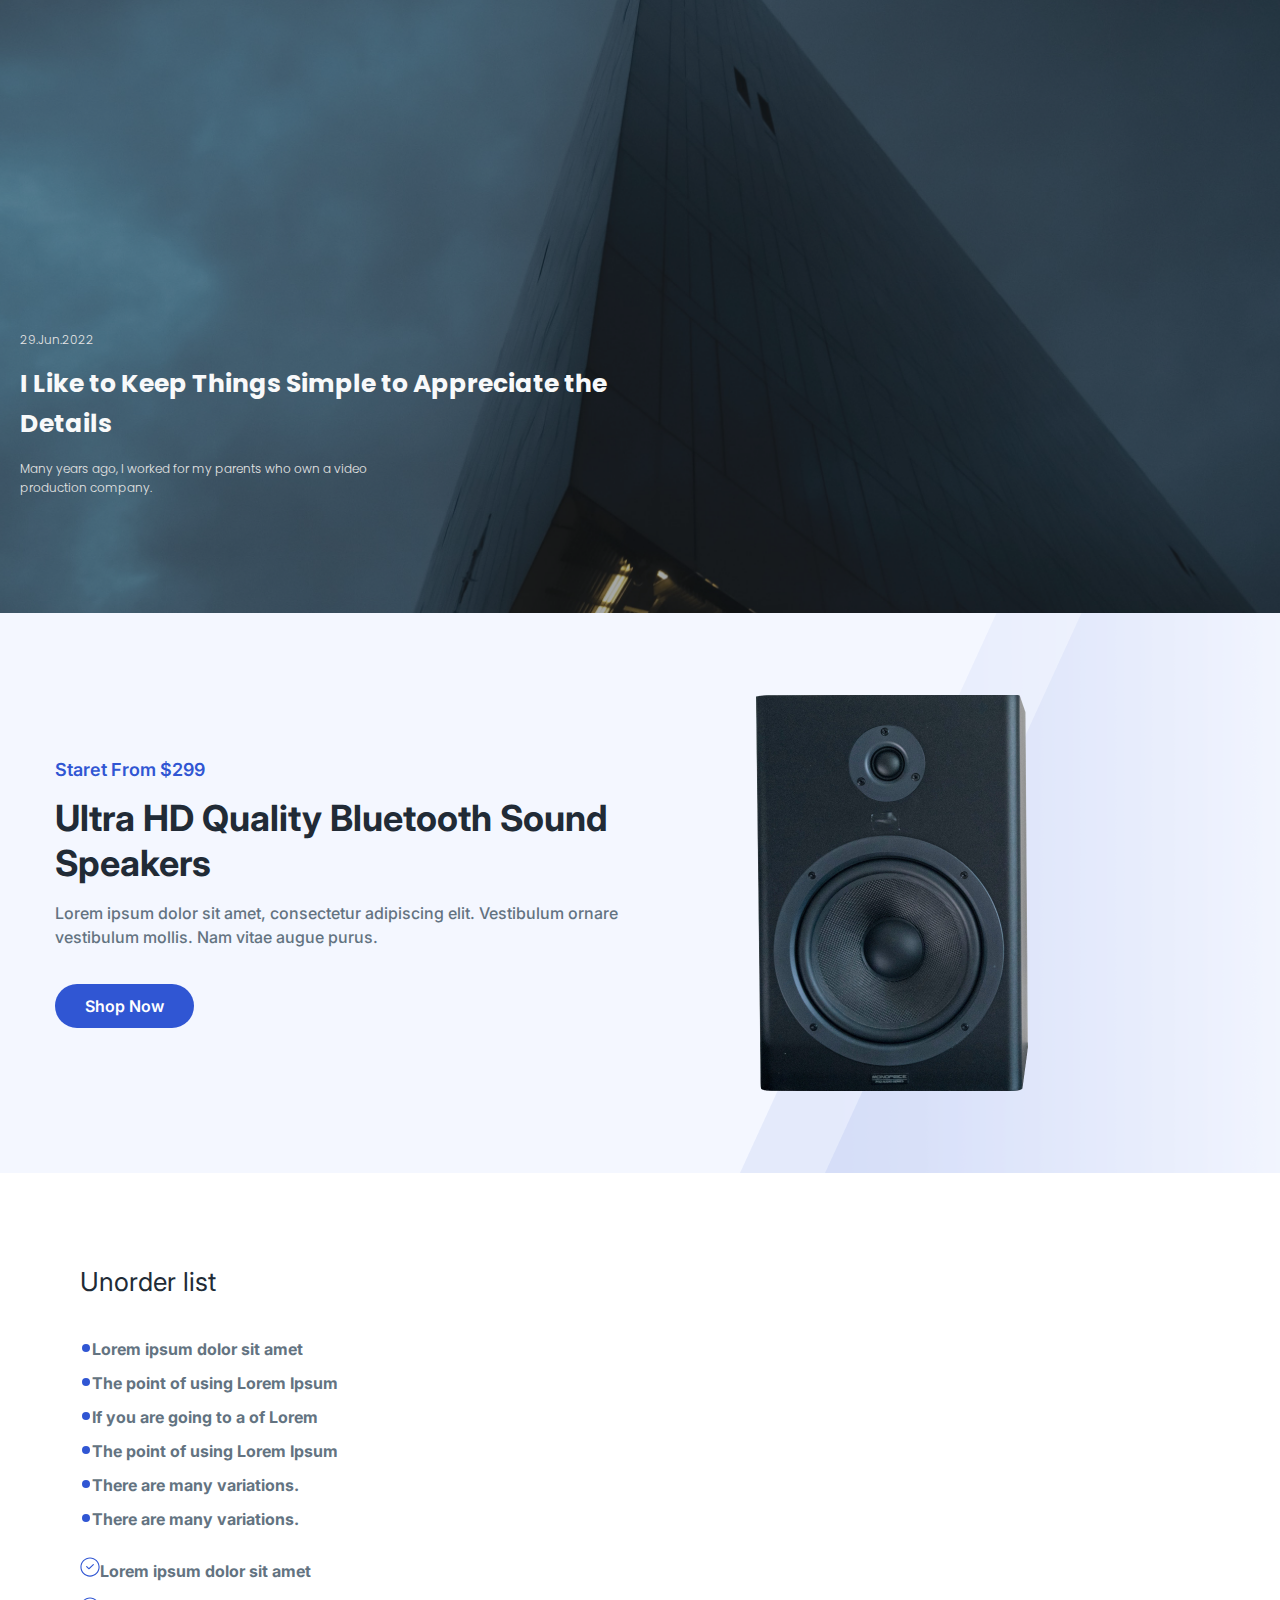
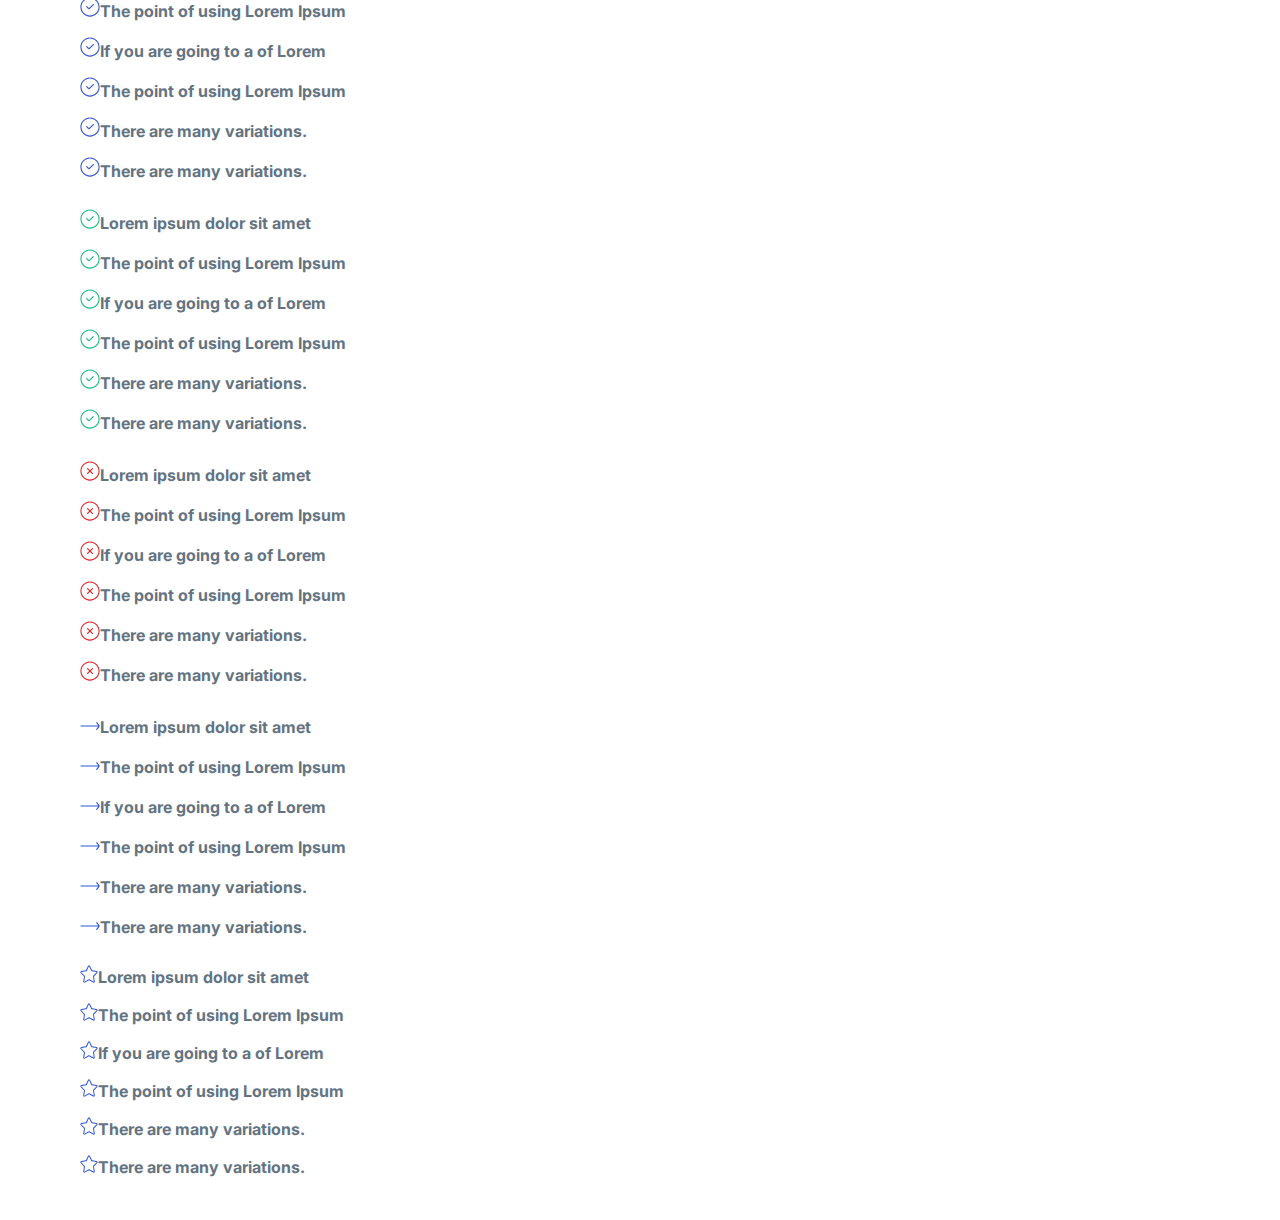
<file: lesson_8/index.html>
<!DOCTYPE html>
<html lang="en">

<head>
    <meta charset="UTF-8">
    <meta name="viewport" content="width=device-width, initial-scale=1.0">
    <link href="https://fonts.googleapis.com/css?family=Poppins:300,700&display=swap" rel="stylesheet">
    <link href="https://fonts.googleapis.com/css?family=Inter:500,600,700&display=swap" rel="stylesheet">
    <link rel="stylesheet" href="css/style.css">
    <title>Lesson 8</title>
</head>
<!-- ================================================================================= -->

<body>
    <!-- =======HEADER========================================================================== -->
    <header class="header">
    </header>
    <!-- =======MAIN========================================================================== -->
    <main class="main">
        <!-- =========VENCE==================================================== -->
        <div class="vecne">
            <div class="vence__container">
                <div class="vence__text">
                    <p>29.Jun.2022</p>
                    <h1 class="vence__title">I Like to Keep Things Simple to Appreciate the Details</h1>
                    <p>Many years ago, I worked for my parents who own a video <br>
                        production company.</p>
                </div>
            </div>
        </div>
        <div class="tailgrids">
            <div class="tailgrids__container">
                <div class="tailgrids__text">
                    <p class="price">Staret From $299</p>
                    <h2 class="text__title">Ultra HD Quality Bluetooth Sound Speakers</h2>
                    <p class="info">Lorem ipsum dolor sit amet, consectetur adipiscing elit. Vestibulum ornare
                        vestibulum mollis. Nam
                        vitae augue purus.</p>
                    <button class="text__btn">Shop Now</button>
                </div>
            </div>
        </div>
        <div class="list">
            <div class="list__container">
                <h2 class="list__title">Unorder list</h2>
                <ul class="list-1">
                    <li>Lorem ipsum dolor sit amet</li>
                    <li>The point of using Lorem Ipsum </li>
                    <li>If you are going to a of Lorem</li>
                    <li>The point of using Lorem Ipsum </li>
                    <li>There are many variations.</li>
                    <li>There are many variations.</li>
                </ul>
                <ul class="list-2">
                    <li>Lorem ipsum dolor sit amet </li>
                    <li>The point of using Lorem Ipsum </li>
                    <li>If you are going to a of Lorem</li>
                    <li>The point of using Lorem Ipsum </li>
                    <li>There are many variations.</li>
                    <li>There are many variations.</li>
                </ul>
                <ul class="list-3">
                    <li>Lorem ipsum dolor sit amet</li>
                    <li>The point of using Lorem Ipsum </li>
                    <li>If you are going to a of Lorem</li>
                    <li>The point of using Lorem Ipsum </li>
                    <li>There are many variations.</li>
                    <li>There are many variations.</li>
                </ul>
                <ul class="list-4">
                    <li>Lorem ipsum dolor sit amet</li>
                    <li>The point of using Lorem Ipsum </li>
                    <li>If you are going to a of Lorem</li>
                    <li>The point of using Lorem Ipsum </li>
                    <li>There are many variations.</li>
                    <li>There are many variations.</li>
                </ul>
                <ul class="list-5">
                    <li>Lorem ipsum dolor sit amet</li>
                    <li>The point of using Lorem Ipsum </li>
                    <li>If you are going to a of Lorem</li>
                    <li>The point of using Lorem Ipsum </li>
                    <li>There are many variations.</li>
                    <li>There are many variations.</li>
                </ul>
                <ul class="list-6">
                    <li>Lorem ipsum dolor sit amet</li>
                    <li>The point of using Lorem Ipsum </li>
                    <li>If you are going to a of Lorem</li>
                    <li>The point of using Lorem Ipsum </li>
                    <li>There are many variations.</li>
                    <li>There are many variations.</li>
                </ul>
            </div>
        </div>
    </main>
    <!-- =======FOOTER========================================================================== -->
    <footer class="footer">

    </footer>
</body>

</html>
</file>
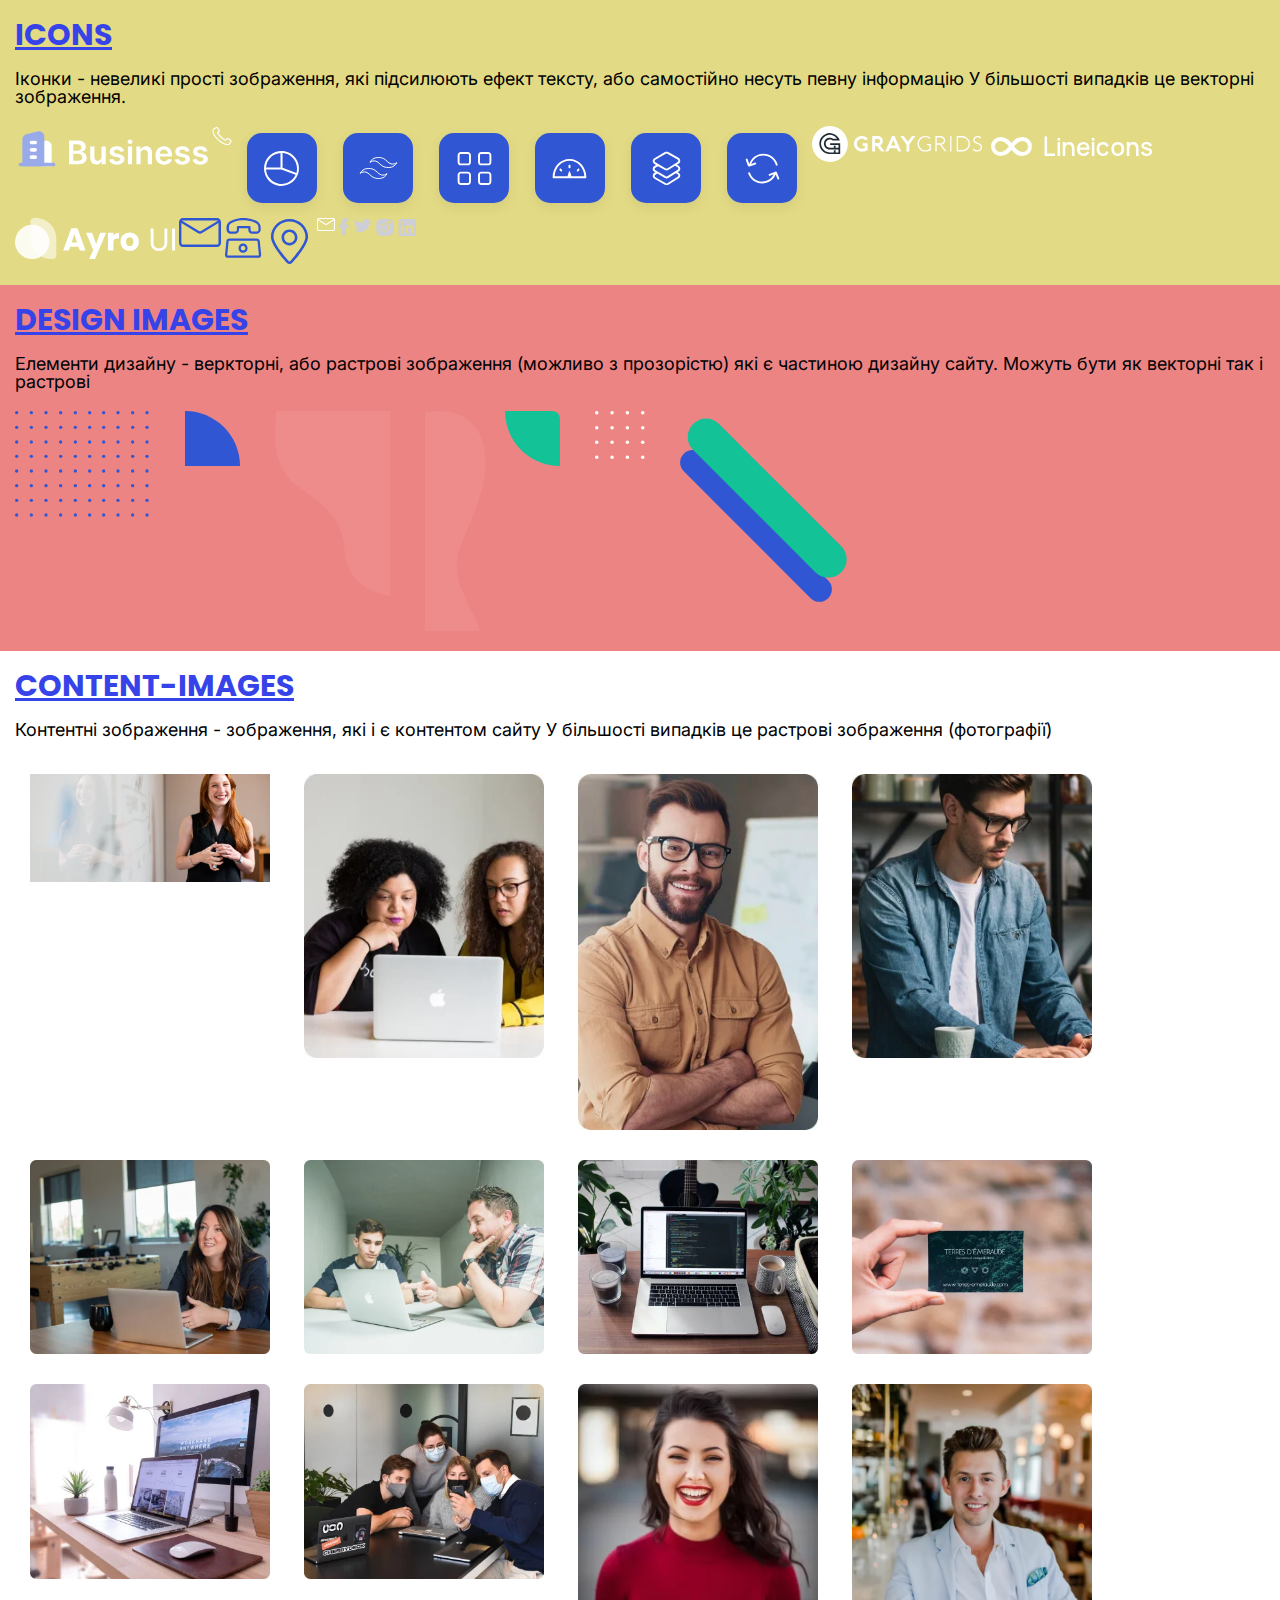
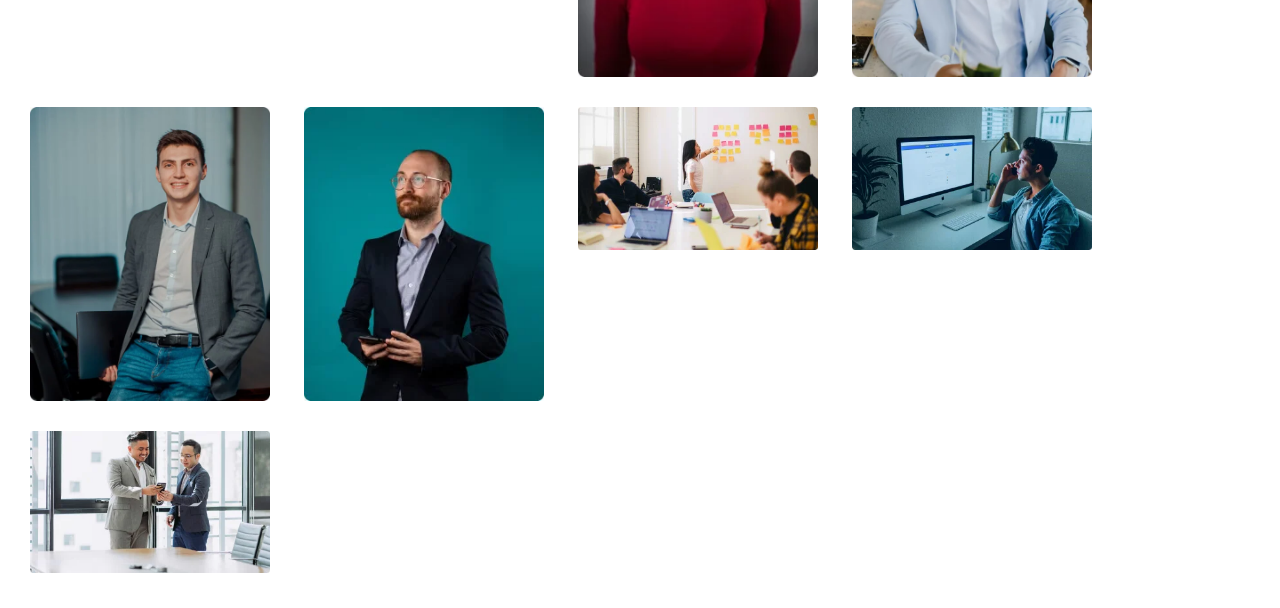
<file: lesson_9/index.html>
<!DOCTYPE html>
<html lang="en">

<head>
    <meta charset="UTF-8">
    <meta name="viewport" content="width=device-width, initial-scale=1.0">
    <link href="https://fonts.googleapis.com/css?family=Poppins:300,700&display=swap" rel="stylesheet">
    <link href="https://fonts.googleapis.com/css?family=Inter:400,500,600,700&display=swap" rel="stylesheet">
    <link rel="stylesheet" href="css/style.css">
    <title>Lesson 9</title>
</head>
<!-- ================================================================================= -->

<body>
    <!-- =======HEADER========================================================================== -->
    <header class="header">
    </header>
    <!-- =======MAIN========================================================================== -->
    <main class="main">
        <div class="icons">
            <div class="icons__container">
                <h1 class="icons__title">icons</h1>
                <p>Іконки - невеликі прості зображення, які підсилюють ефект тексту, або самостійно несуть певну
                    інформацію
                    У більшості випадків це векторні зображення.</p>
                <img src="img/icons/icon_01.svg" alt="icon">
                <img src="img/icons/icon_02.svg" alt="icon">
                <img src="img/icons/icon_03.svg" alt="icon">
                <img src="img/icons/icon_04.svg" alt="icon">
                <img src="img/icons/icon_05.svg" alt="icon">
                <img src="img/icons/icon_06.svg" alt="icon">
                <img src="img/icons/icon_07.svg" alt="icon">
                <img src="img/icons/icon_08.svg" alt="icon">
                <img src="img/icons/icon_09.svg" alt="icon">
                <img src="img/icons/icon_10.svg" alt="icon">
                <img src="img/icons/icon_11.svg" alt="icon">
                <img src="img/icons/icon_12.svg" alt="icon">
                <img src="img/icons/icon_13.svg" alt="icon">
                <img src="img/icons/icon_14.svg" alt="icon">
                <img src="img/icons/icon_15.svg" alt="icon">
                <img src="img/icons/icon_16.svg" alt="icon">
                <img src="img/icons/icon_17.svg" alt="icon">
                <img src="img/icons/icon_18.svg" alt="icon">
                <img src="img/icons/icon_19.svg" alt="icon">
            </div>
        </div>
        <div class="design-images">
            <div class="design-images__container">
                <h2 class="design-images__title">design images</h2>
                <p> Елементи дизайну - веркторні, або растрові зображення (можливо з прозорістю) які є частиною дизайну
                    сайту.
                    Можуть бути як векторні так і растрові </p>
                    <div class="design-images__item">
                    </div>
            </div>
        </div>
        <div class="content-images">
            <div class="content-images__container">
                <h2 class="content-images__title">content-images</h2>
                <p>Контентні зображення - зображення, які і є контентом сайту
                    У більшості випадків це растрові зображення (фотографії)</p>
                    <img class="image" src="img/content_images/image_01.webp" alt="image">
                    <img class="image" src="img/content_images/image_02.webp" alt="image">
                    <img class="image" src="img/content_images/image_03.webp" alt="image">
                    <img class="image" src="img/content_images/image_04.webp" alt="image">
                    <img class="image" src="img/content_images/image_05.webp" alt="image">
                    <img class="image" src="img/content_images/image_06.webp" alt="image">
                    <img class="image" src="img/content_images/image_07.webp" alt="image">
                    <img class="image" src="img/content_images/image_08.webp" alt="image">
                    <img class="image" src="img/content_images/image_09.webp" alt="image">
                    <img class="image" src="img/content_images/image_10.webp" alt="image">
                    <img class="image" src="img/content_images/image_11.webp" alt="image">
                    <img class="image" src="img/content_images/image_12.webp" alt="image">
                    <img class="image" src="img/content_images/image_13.webp" alt="image">
                    <img class="image" src="img/content_images/image_14.webp" alt="image">
                    <img class="image" src="img/content_images/image_15.webp" alt="image">
                    <img class="image" src="img/content_images/image_16.webp" alt="image">
                    <img class="image" src="img/content_images/image_17.webp" alt="image">
            </div>
        </div>
    </main>
    <!-- =======FOOTER========================================================================== -->
    <footer class="footer">

    </footer>
</body>

</html>
</file>
<file: lesson_10/css/style.css>
@import url(reset.css);
</file>
<file: lesson_11/css/style.css>
@import url(reset.css);

body {
    font-family: "Inter";
    font-size: 16px;
    font-weight: 500;
    color: #637381;
}
.wrapper {
    overflow: clip;
    min-height: 100%;
}
.header__container,
.text__container {
    max-width: 1200px;
    padding: 0 15px;
    margin: 0 auto;
}
.header__items {
    padding: 40px 0;
    display: inline-block;
    position: fixed;
    top: 0;
    left: center;
    background: #fff;
}
.header__logo {
    margin: 0 45px 0 0;
}
.header__categories-link {
    display: inline-block;
    padding: 9px 20px;
    font-weight: 600;
    line-height: 1.5; /* 24/16 */
    color: #212B36;
    margin: 0 45px 0 0;
    position: relative;
    z-index: 2;
}
.header__categories-link:hover {
    background: #F4F7FF;
    border-radius: 5px;
    transition: all 0.3s;
    color: #3056D3;
}
.header__categories:hover .menu-categories {
    opacity: 1;
    visibility: visible;
    pointer-events: all;
}
.header__categories {
    display: inline-block;
}
.item-arrow__link::after {
    content: "";
    display: inline-block;
    background: url(../img/icons/arrow_down.svg) 0 0 no-repeat;
    width: 11px;
    height: 6px;
    margin: 0 0 0 7px;
}
.menu__item:hover {
    color: #3056D3;
    transition: all 0.3s;
}
.menu__item-arrow:hover {
    color: #3056D3;
    transition: all 0.3s;
}
.header__categories {
    position: relative;
}
.header__categories-link::after {
    content: "";
    display: inline-block;
    background: url(../img/icons/arrow_down.svg) 0 0 no-repeat;
    width: 11px;
    height: 6px;
    margin: 0 0 0 13px;
}
.header__menu {
    display: inline-block;
    margin: 0 125px 0 0;
}
.menu__item,
.menu__item-arrow {
    display: inline-block;
    font-weight: 600;
    line-height: 1.5; /* 24/16 */
    color: #212B36;
}
.menu__item:not(:last-child) {
    margin: 0 35px 0 0;
}
.menu__item-arrow {
    margin: 0 35px 0 0;
}
.header__icons {
    display: inline-block;
}
.header__icons-img img:hover {
    transform: scale(1.2);
    transition: all 0.3s;
}
.header__icons-img:not(:last-child) {
    margin: 0 11px 0 0;
}
.menu-categories {
    position: absolute;
    top: 150%;
    left: 0;
    padding: 22px;
    visibility: hidden;
    transition: all 0.3s;
    pointer-events: none;
    opacity: 0;
    background: #fff;
    border-radius: 5px;
}
.menu-categories::before {
    content: "";
    position: absolute;
    display: block;
    height: 140%;
    width: 140%;
    top: -20%;
    left: -20%;
    z-index: -1;
}
.menu-categories__item:not(:last-child) {
    margin: 0 0 13px 0;
}
.menu-categories__item-sub {
    margin: 0 0 13px 0;
}
.menu-categories__link {
    line-height: 1.5; /* 24/16 */
}
.menu-categories__link:hover {
    color: #3056D3;
    transition: all 0.3s;
}
.link-categories::after {
    content: "";
    display: inline-block;
    background: url(../img/icons/arrow_right.svg) 0 0 no-repeat;
    width: 10px;
    height: 10px;
    margin: 0 0 0 65px;
}
.sub-menu {
    position: absolute;
    visibility: hidden;
    opacity: 0;
    background: #FFFFFF;
    border-radius: 5px;
    top: 30px;
    left: 100%;
    transition: all .5s;
    padding: 30px;
    min-width: 700px;
}
.menu-categories__item-sub:hover .sub-menu {
    visibility: visible;
    opacity: 1;
}


.sub-menu__item {
    display: inline-block;
    margin: 0 80px 0 0;
    vertical-align: top;
}
.sub-menu__title {
    font-weight: 600;
    font-size: 16px;
    line-height: 1.5;
    color: #212B36;
    margin: 0 0 20px 0;
}
.list-sub-menu__item {
    line-height: 1.5;
}
.list-sub-menu__item:not(:last-child) {
    margin: 0 0 12px 0;
}
.list-sub-menu__link:hover {
    color: #3056D3;
    transition: all 0.3s;
}
.sub-menu__block-img {
    display: inline-block;
    position: relative;
}
.sub-menu__block-price {
    position: absolute;
    top: 23%;
    left: 23%;
}
.sub-menu__discount {
    font-weight: 700;
    font-size: 40px;
    line-height: 1.2; /* 48/40 */
    color: #fff;
    text-align: center;
}
.sub-menu__text {
    font-weight: 600;
    font-size: 20px;
    line-height: 1.2; /* 24/20 */
    color: #fff;
    text-align: center;
    margin: 0 0 35px 0;
}
.sub-menu__btn {
    padding: 8px 20px;
    background: #3056D3;
    color: #fff;
    border-radius: 3px;
    align-items: center;
}
.sub-menu__btn:hover {
    background: #10319dc4;
    transition: all 0.3s;
}
.text {
    padding: 130px 0 0 0;
}
</file>
<file: lesson_14/css/style.css>
@import url(reset.css);
[class*=__container] {
    max-width: 1270px;
    padding: 0 15px;
    margin: 0 auto;
}
body {
    background-color:#E5E5E5;
    font-family: "Poppins", sans-serif;
    font-weight: 300;
    font-size: 12px;
    line-height: 1.6; /* 20/12 */
    color: #495057;
}
.wrapper {
    overflow: clip;
    min-height: 100%;
    display: flex;
    flex-direction: column;
}
main {
    flex: 1 1 auto;
}
.menu {
    display: flex;
    min-height: 100px;
    align-items: center;
    font-weight: 500;
}
.menu__text {
    flex: 1 1 auto;
}
.menu__text::after {
    content: "+";
    padding: 0 0 0 7px;
    vertical-align: middle;
}
.menu__list li {
    display: inline-block;
}
.menu__link-list {
    color: rgba(73, 80, 87, 0.5);
}
.menu__link-list:hover {
    color: #495057;
    transition: all 0.3s;
}
.menu__item:not(:last-child) {
    margin: 0 20px 0 0;
}
.block {
    display: flex;
    flex-wrap: wrap;
    margin: 0 -15px 60px -15px;
    row-gap: 45px;
}
.card {
    flex: 0 0 33.333%;
    position: relative;
    top: 0;
    left: 0;
    padding: 0 15px;
    overflow: hidden;
}
.card__link {
    position: absolute;
    top: 30px;
    left: 300px;
    padding: 3px 13px;
    background-color: rgba(33, 37, 41, 0.3);
    border-radius: 3px;
    text-align: center;
    font-weight: 700;
    font-size: 8px;
    line-height: 2.5; /* 20/8 */
    color: #F8F9FA;
    text-transform: uppercase;
}
.card__image {
    margin: 0 0 30px 0;
}
.card__img {
    max-width: 100%;
    transition: all 0.5s;
}
.card__date {
    margin: 0 0 15px 0;
}
.card__title {
    font-weight: 700;
    font-size: 25px;
    line-height: 1.6; /* 40/25 */
    color: #212529;
    margin: 0 0 15px 0;
}
.card__subtitle {
    margin: 0 0 15px 0;
    border-bottom: 1px solid #d1d1d1;
    padding: 0 0 15px 0;
}
.page__link {
display: flex;
justify-content: center;
margin: 0 0 50px 0;
}
.page__link-item {
    font-weight: 500;
    font-size: 12px;
    line-height: 2.1; /* 25/12 */
    color: #F8F9FA;
    padding: 8px 50px;
    background-color: #212529;
    border-radius: 3px;
    display: inline-block;
    text-align: center;
}
.page__link-item:hover {
    background-color: #495057;
    transition: all 0.3s;
}
.card:hover .card__img {
    transform: scale(1.03);
    transition: all 0.6s;
}
</file>
<file: lesson_15/css/style.css>
@import url(reset.css);
[class*=__container] {
    max-width: 1230px;
    padding: 0 15px;
    margin: 0 auto;
}
body {
    font-family: "Poppins", sans-serif;
    font-weight: 400;
    font-size: 18px;
    line-height: 1.6; /* 29/18 */
    color: #9C9C9C;
}
.wrapper {
    overflow: clip;
    min-height: 100%;
    display: flex;
    flex-direction: column;
}
main {
    flex: 1 1 auto;
}
/* =========PORTFOLIO================================================================== */

.header__item {
    display: flex;
    flex-direction: column;
    justify-content: center;
    align-items: center;
    max-width: 518px;
    row-gap: 40px;
    margin: 0 auto;
    padding: 0 0 53px 0;
}
.header {
    color: #000000;
    text-align: center;
}
.header__title {
    font-weight: 700;
    font-size: 56px;
    line-height: 1.4;
}
.page__image-block {
    margin: 0 0 100px 0;
}
.page__image-block img {
    max-width: 100%;
}
.block-text {
    display: flex;
    margin: 0 -16px 82px -16px;
}
.block-text__overview {
    display: flex;
    flex-direction: column;
    flex: 0 1 48.666667%;
    align-items: flex-start;
    padding: 0 16px 0 0;
}
.block-text__title-overview {
    font-weight: 600;
    font-size: 24px;
    line-height: 1.4;
    color: #333333;
    margin: 0 0 24px 0;
}
.block-text__title-process {
    font-weight: 600;
    font-size: 24px;
    line-height: 1.4;
    color: #333333;
    margin: 0 0 24px 0;
}
.block-text__content-overview {
    flex: 1 1 auto;
    margin: 0 0 30px 0;
}
.block-text__content-process:not(:last-child) {
    margin: 0 0 30px 0;
}
.block-text__footer {
    display: flex;
    column-gap: 80px;
    padding: 30px 0 0 0;
}
.block-text__process {
    display: flex;
    flex-direction: column;
    flex: 0 1 48.666667%;
    align-items: flex-start;
    padding: 0 0 0 16px;
}
.portfolio {
    margin: 0 0 100px 0;
}
.portfolio__items {
    display: flex;
    flex-wrap: wrap;
    gap: 32px;
}
.portfolio__item {
    flex: 0 1 48.666667%;
}
.portfolio__item:nth-child(3n + 3) {
    flex: 1 1 100%;
}
.portfolio__item img {
    max-width: 100%;
}
/* =========SERVICES================================================================== */

.services__title {
    font-weight: 600;
    font-size: 24px;
    line-height: 1.4;
    color: #333333;
    margin: 0 0 52px 0;
}
.services__title::after {
    content: "";
    display: inline-block;
    width: 464px;
    height: 2px;
    background: #000000;
    margin: 0 0 0 26px;
    vertical-align: middle;
}

.block-services {
    display: flex;
    flex-direction: column;
    row-gap: 40px;
    margin: 0 0 100px 0;
}
.item-services {
    display: flex;
    column-gap: 120px;
}
.item-services__image {
    flex: 0 1 60.166667%;
}
.item-services__image img {
    max-width: 100%;
    min-height: 100%;
}
.item-services__content {
    display: flex;
    flex-direction: column;
    justify-content: center;
    align-items: flex-start;
    row-gap: 20px;
    flex: 1 1 334px;
}
.item-services__title {
    font-weight: 600;
    font-size: 24px;
    line-height: 1.4;
    color: #333333;
}
.item-services__text {
}
</file>
<file: lesson_16/css/style.css>
@import url(reset.css);
@import url(https://fonts.googleapis.com/css?family=Inter:500,600,700&display=swap);
@import url(https://fonts.googleapis.com/css?family=Roboto:regular&display=swap);
@import url(https://fonts.googleapis.com/css?family=Oswald:regular,500&display=swap);
[class*=__container] {
    max-width: 1200px;
    padding: 0 15px;
    margin: 0 auto;
}
body {

}
.wrapper {
    overflow: clip;
    min-height: 100%;
    display: flex;
    flex-direction: column;
}
main {
    flex: 1 1 auto;
}
/* =========CHECKOUT================================================================== */
.checkout,
.form-checkout__list {
    font-family: "Inter", sans-serif;
    font-weight: 500;
    font-size: 16px;
    line-height: 1.5; /* 24/16 */
    color: #637381;
}
.checkout__header {
    margin: 0 0 50px 0;
}
.checkout__title {
    font-weight: 700;
    font-size: 44px;
    line-height: 1.25; /* 55/44 */
    color: #212B36;
    margin: 0 0 8px 0;
}
.form-checkout__title {
    font-weight: 700;
    font-size: 24px;
    line-height: 1.25; /* 30/24 */
    color: #212B36;
    margin: 0 0 30px 0;
}
.form-checkout__wrapper {
    display: flex;
    justify-content: space-between;
    max-width: 700px;
    flex-wrap: wrap;
    column-gap: 28px;
    row-gap: 30px;
}

.form-checkout__inner {
    flex: 0 1 48%; /* 336/700 */
}
.form-checkout__input,
.form-checkout__list {
    padding: 15px 25px;
    border: 1px solid #E7E7E7;
    border-radius: 7px;
    width: 100%;
}
.form-checkout__input:focus {
    outline: 1px solid #3056D3;
}
.form-checkout__list:focus {
    outline: 1px solid #3056D3;
}
.form-checkout__area:focus {
    outline: 1px solid #3056D3;
}
.form-checkout__area {
    width: 100%;
    height: 180px;
    resize: vertical;
    border: 1px solid #E7E7E7;
    border-radius: 7px;
    padding: 25px 0 0 25px;
    margin: 0 0 35px 0;
}
.checkbox {
    display: flex;
    flex-direction: column;
    max-width: 350px;
    row-gap: 25px;
    margin: 0 0 55px 0;
}
.checkbox__item {
    position: relative;
}
.checkbox__input {
    position: absolute;
    top: 0;
    left: 0;
    width: 0;
    height: 0;
    opacity: 0;
}
.checkbox__label {
    cursor: pointer;
    display: inline-flex;
    gap: 14px;

}
.checkbox__label::before {
    content:"";
    width: 22px;
    height: 22px;
    background-color: #fff;
    border: 1.5px solid #E7E7E7;
    border-radius: 4px;
}
.checkbox__input:focus-visible + .checkbox__label::before {
    background: url(../img/visible_icon.svg) center no-repeat;
    height: 22px;
    width:22px;
}
.checkbox__input:checked + .checkbox__label::before {
    background: url(../img/checked_icon.svg) center no-repeat;
    height: 22px;
    width:22px;
}
.coupon__title {
    font-weight: 600;
    font-size: 20px;
    line-height: 1.3; /* 26/20 */
    color: #212B36;
    margin: 0 0 25px 0;
}
.coupon__input-parent {
    display: flex;
    column-gap: 20px;
}
.coupon__input {
    max-width: 325px;
    height: 48px;
    padding: 12px 0 12px 22px;
    display: inline-block;
    border: 1px solid #E7E7E7;
    border-radius: 7px;
    width: 100%;
}
.coupon__input:focus {
    outline: 1px solid #3056D3;
}
.coupon__btn {
    width: 135px;
    height: 48px;
    background: #212B36;
    border-radius: 5px;
    font-weight: 600;
    font-size: 16px;
    line-height: 24px;
    color: #FFFFFF;
    text-align: center;
}
/* =========SHIPPING================================================================== */

.shipping {
    padding: 100px 0 0 0;
    font-family: 'Roboto', sans-serif;
    font-weight: 400;
    font-size: 16px;
    line-height: 1.25; /* 20/16 */
    color: #3F3F3F;
}
.address {
    max-width: 606px;
}
.address__title {
    font-family: 'Oswald',sans-serif;
    font-weight: 400;
    font-size: 24px;
    line-height: 2.83; /* 68/24 */
    margin: 0 0 34px 0;
}
.address__login {
    margin-bottom: 39px;
}
.address__items {
    display: flex;
    flex-direction: column;
    row-gap: 27px;
}
.address__item {
    display: flex;
    justify-content: space-between;
}
.address__input {
    padding: 0 0 0 16px;
    border: 1px solid #C4C4C4;
    max-width: 451px;
    width: 100%;
    height: 44px;
}
.address__text {
    padding: 15px 0 0 0;
    margin: 0 0 30px 0;
}
.address__actions::after {
    content: '';
    width: 100%;
    border-bottom: 1px solid #C4C4C4;
    padding: 36px 0 0 0;
    display: block;
}
.address__btn {
    width: 120px;
    height: 50px;
    background: #000;
    color: #FFFFFF;
    font-family: 'Oswald';
    font-weight: 500;
    font-size: 14px;
    line-height: 21px;
    text-align: center;
    letter-spacing: 0.5px;
    text-transform: uppercase;
    margin: 0 25px 0 0;
}
.address__link-login {
    color: #0F6DB1;
}
.form-name {
    display: flex;
    flex-direction: column;
    row-gap: 24px;
    margin: 0 0 46px 0;
}
.form-name__item {
    display: flex;
    justify-content: space-between;
}
.form-name__item select {
    padding: 0 0 0 16px;
    width: 451px;
    height: 44px;
    border: 1px solid #C4C4C4;
    font-weight: 400;
    font-size: 16px;
    line-height: 20px;
    font-family: 'Roboto';
    color: #3F3F3F;
}
.form-name__input {
    padding: 0 0 0 16px;
    border: 1px solid #C4C4C4;
    max-width: 451px;
    width: 100%;
    height: 44px;
}
.methods {
    padding: 0 0 80px 0;
}
.methods__title {
    font-family: 'Oswald';
    font-weight: 400;
    font-size: 24px;
    line-height: 2.83; /* 68/24 */
    color: #000000;
    border-bottom: 1px solid #C4C4C4;
    padding: 0 0 40px 0;
    }
    .radio {
        max-width: 443px;
        margin: 0 0 24px 0;
    }
    .radio__item {
        position: relative;
        display: flex;
        justify-content: space-between;
        padding: 18px 63px 18px 0;
    }
    .radio__item:not(:last-child) {
        border-bottom: 1px solid #C4C4C4;
    }
    .methods__links {
    display: flex;
    justify-content: space-between;
    }
    .methods__link {
    padding: 17px 50px;
    background: #000;
    font-family: 'Oswald';
    font-weight: 500;
    font-size: 14px;
    line-height: 1.5; /* 21/14 */
    text-align: center;
    letter-spacing: 0.5px;
    text-transform: uppercase;
    color: #FFFFFF;
}
.methods__link-white {
    padding: 17px 0;
    font-family: 'Oswald';
    font-weight: 500;
    font-size: 14px;
    line-height: 1.5; /* 21/14 */
    align-items: center;
    letter-spacing: 0.5px;
    text-transform: uppercase;
    color: #828282;
}
.radio__input {
    position: absolute;
    top: 0;
    left: 0;
    width: 0;
    height: 0;
    opacity: 0;
}
.radio__label {
    cursor: pointer;
    display: inline-flex;
    align-items: center;
    justify-content: center;
    gap: 13px;
    color: #828282;
}
.radio__label::before {
    content: "";
    width: 10px;
    height: 10px;
    background: #FFFFFF;
    border: 1px solid #828282;
    border-radius: 50%;
}
.radio__input:checked + .radio__label::before {
    border: 3px solid #000000;
    border-radius: 50%;
}
.radio__input:checked + .radio__label {
    color: #000000;
}
</file>
<file: lesson_17-1/css/style.css>
@import url(reset.css);
[class*=__container] {
    max-width: 1230px;
    padding: 0 15px;
    margin: 0 auto;
}
body {
    font-family: "Poppins", sans-serif;
    font-weight: 400;
    font-size: 18px;
    line-height: 1.6; /* 29/18 */
    color: #9C9C9C;
}
.wrapper {
    overflow: clip;
    min-height: 100%;
    display: flex;
    flex-direction: column;
}
main {
    flex: 1 1 auto;
}
/* =========PORTFOLIO================================================================== */

.header__item {
    display: flex;
    flex-direction: column;
    justify-content: center;
    align-items: center;
    max-width: 518px;
    row-gap: 40px;
    margin: 0 auto;
    padding: 0 0 53px 0;
}
.header {
    color: #000000;
    text-align: center;
}
.header__title {
    font-weight: 700;
    font-size: 56px;
    line-height: 1.4;
}
.page__image-block {
    margin: 0 0 100px 0;
}
.page__image-block img {
    max-width: 100%;
}
.block-text {
    display: flex;
    margin: 0 -16px 82px -16px;
}
.block-text__overview {
    display: flex;
    flex-direction: column;
    flex: 0 1 50%;
    align-items: flex-start;
    padding: 0 16px;
}
.block-text__title-overview {
    font-weight: 600;
    font-size: 24px;
    line-height: 1.4;
    color: #333333;
    margin: 0 0 24px 0;
}
.block-text__title-process {
    font-weight: 600;
    font-size: 24px;
    line-height: 1.4;
    color: #333333;
    margin: 0 0 24px 0;
}
.block-text__content-overview {
    flex: 1 1 auto;
    margin: 0 0 30px 0;
}
.block-text__content-process:not(:last-child) {
    margin: 0 0 30px 0;
}
.block-text__footer {
    display: flex;
    column-gap: 80px;
}
.block-text__process {
    display: flex;
    flex-direction: column;
    flex: 0 1 50%;
    align-items: flex-start;
    padding: 0 16px;
}
.portfolio {
    margin: 0 0 100px 0;
}
.portfolio__items {
    display: flex;
    flex-wrap: wrap;
    gap: 32px;
}
.portfolio__item {
    flex: 1 1 48.666667%;
}
.portfolio__item:nth-child(3n + 3) {
    flex: 1 1 100%;
}
.portfolio__item img {
    max-width: 100%;
}
/* =========SERVICES================================================================== */

.services__title {
    font-weight: 600;
    font-size: 24px;
    line-height: 1.4;
    color: #333333;
    margin: 0 0 52px 0;
}
.services__title::after {
    content: "";
    display: inline-block;
    width: 464px;
    height: 2px;
    background: #000000;
    margin: 0 0 0 26px;
    vertical-align: middle;
}

.item-services:not(:last-child) {
    margin: 0 0 40px 0;
}
.item-services {
    display: flex;
    column-gap: 120px;
}
.item-services__image {
    flex: 0 1 60.166667%;
}
.item-services__image img {
    max-width: 100%;
    min-height: 100%;
}
.item-services__content {
    display: flex;
    flex-direction: column;
    justify-content: center;
    align-items: flex-start;
    row-gap: 20px;
    flex: 1 1 334px;
}
.item-services__title {
    font-weight: 600;
    font-size: 24px;
    line-height: 1.4;
    color: #333333;
}


@media (max-width: 1270px) {
	[class*="__container"] {
		max-width: 1060px;
	}
    .portfolio__item {
        flex: 1 1 48%;
    }
    .header__item {
        row-gap: 25px;
        padding: 0 0 33px 0;
    }
    .header__title {
        font-size: 52px;
    }
    .services__title {
        font-weight: 600;
        font-size: 22px;
        line-height: 1.4;
        color: #333333;
        margin: 0 0 42px 0;
    }
    .services__title::after {
        width: 364px;
    }
}
@media (max-width: 1000px) {
    .item-services {
        column-gap: 60px;
    }
    .item-services__content {
        row-gap: 20px;
}
    .item-services__title {
        font-size: 22px;
    }
}
@media (max-width: 991.98px) {
	[class*="__container"] {
		max-width: 840px;
	}
    .header__title {
        font-size: 42px;
    }
    .header__item {
        row-gap: 15px;
        padding: 0 0 23px 0;
    }
    .page__image-block {
        margin: 0 0 50px 0;
    }
    .block-text {
        margin: 0 -16px 42px -16px;
    }
    .portfolio {
        margin: 0 0 50px 0;
    }
    .services__title {
        font-size: 18px;
        margin: 0 0 28px 0;
    }
    .services__title::after {
        width: 264px;
        margin: 0 0 0 26px;
    }
    .block-text__footer {
        column-gap: 30px;
    }
}
@media (max-width: 830px) {
    .portfolio__item {
        flex: 1 1 47%;
    }
}
@media (max-width: 767.98px) {
	[class*="__container"] {
		max-width: none;
		padding-left: 15px;
		padding-top: 15px;
	}
    .header__title {
        font-size: 38px;
    }
    .header__item {
        row-gap: 5px;
        padding: 0 0 8px 0;
    }
    .page__image-block {
        margin: 0 0 30px 0;
    }
    .block-text {
        flex-direction: column;
        row-gap: 20px;
    }
    .block-text__footer {
        padding: 0;
    }
    .portfolio__item {
        flex: 1 1 100%;
    }
    .portfolio__item img {
        width: 100%;
    }
    .portfolio__items {
        flex-direction: column;
        flex-wrap: nowrap;
        gap: 20px;
    }
    .block-text__footer {
        column-gap: 60px;
    }
    .block-text__title-overview {
        align-self: center;
    }
    .block-text__title-process {
        align-self: center;
    }
.item-services {
    flex-direction: column;
    }
.item-services:not(:last-child) {
    margin: 0;
    }
.item-services__content {
    flex: 1 1 150px;
    }
    .portfolio {
        margin: 0 0 30px 0;
    }
    .services__title::after {
        width: 100px;
        margin: 0 0 0 20px;
    }
    .item-services__content {
        justify-content: flex-start;
        padding: 10px 0 0 0;
        gap: 10px;
    }
    .item-services__title {
        align-self: center;
    }
}
@media (max-width: 430px) {
    .block-text__footer {
        gap: 15x;
        flex-direction: column;
    }
}
</file>
<file: lesson_17-2/css/style.css>
@import url(reset.css);
@import url(https://fonts.googleapis.com/css?family=Inter:500,600,700&display=swap);
@import url(https://fonts.googleapis.com/css?family=Roboto:regular&display=swap);
@import url(https://fonts.googleapis.com/css?family=Oswald:regular,500&display=swap);
[class*=__container] {
    max-width: 1200px;
    padding: 0 15px;
    margin: 0 auto;
}
body {

}
.wrapper {
    overflow: clip;
    min-height: 100%;
    display: flex;
    flex-direction: column;
}
main {
    flex: 1 1 auto;
}
/* =========CHECKOUT================================================================== */
.checkout,
.form-checkout__list {
    font-family: "Inter", sans-serif;
    font-weight: 500;
    font-size: 16px;
    line-height: 1.5; /* 24/16 */
    color: #637381;
}
.checkout__header {
    margin: 0 0 50px 0;
}
.checkout__title {
    font-weight: 700;
    font-size: 44px;
    line-height: 1.25; /* 55/44 */
    color: #212B36;
    margin: 0 0 8px 0;
}
.form-checkout__title {
    font-weight: 700;
    font-size: 24px;
    line-height: 1.25; /* 30/24 */
    color: #212B36;
    margin: 0 0 30px 0;
}
.form-checkout__wrapper {
    display: flex;
    justify-content: space-between;
    max-width: 700px;
    flex-wrap: wrap;
    column-gap: 28px;
    row-gap: 30px;
}

.form-checkout__inner {
    flex: 0 1 48%; /* 336/700 */
}
.form-checkout__input,
.form-checkout__list {
    padding: 15px 25px;
    border: 1px solid #E7E7E7;
    border-radius: 7px;
    width: 100%;
}
.form-checkout__input:focus {
    outline: 1px solid #3056D3;
}
.form-checkout__list:focus {
    outline: 1px solid #3056D3;
}
.form-checkout__area:focus {
    outline: 1px solid #3056D3;
}
.form-checkout__area {
    width: 100%;
    height: 180px;
    resize: vertical;
    border: 1px solid #E7E7E7;
    border-radius: 7px;
    padding: 25px 0 0 25px;
    margin: 0 0 35px 0;
}
.checkbox {
    display: flex;
    flex-direction: column;
    max-width: 350px;
    row-gap: 25px;
    margin: 0 0 55px 0;
}
.checkbox__item {
    position: relative;
}
.checkbox__input {
    position: absolute;
    top: 0;
    left: 0;
    width: 0;
    height: 0;
    opacity: 0;
}
.checkbox__label {
    cursor: pointer;
    display: inline-flex;
    gap: 14px;

}
.checkbox__label::before {
    content:"";
    width: 22px;
    height: 22px;
    background-color: #fff;
    border: 1.5px solid #E7E7E7;
    border-radius: 4px;
}
.checkbox__input:focus-visible + .checkbox__label::before {
    background: url(../img/visible_icon.svg) center no-repeat;
    height: 22px;
    width:22px;
}
.checkbox__input:checked + .checkbox__label::before {
    background: url(../img/checked_icon.svg) center no-repeat;
    height: 22px;
    width:22px;
}
.coupon__title {
    font-weight: 600;
    font-size: 20px;
    line-height: 1.3; /* 26/20 */
    color: #212B36;
    margin: 0 0 25px 0;
}
.coupon__input-parent {
    display: flex;
    column-gap: 20px;
}
.coupon__input {
    max-width: 325px;
    height: 48px;
    padding: 12px 0 12px 22px;
    display: inline-block;
    border: 1px solid #E7E7E7;
    border-radius: 7px;
    width: 100%;
}
.coupon__input:focus {
    outline: 1px solid #3056D3;
}
.coupon__btn {
    width: 135px;
    height: 48px;
    background: #212B36;
    border-radius: 5px;
    font-weight: 600;
    font-size: 16px;
    line-height: 24px;
    color: #FFFFFF;
    text-align: center;
}
/* =========SHIPPING================================================================== */

.shipping {
    padding: 100px 0 0 0;
    font-family: 'Roboto', sans-serif;
    font-weight: 400;
    font-size: 16px;
    line-height: 1.25; /* 20/16 */
    color: #3F3F3F;
}
.address {
    max-width: 606px;
}
.address__title {
    font-family: 'Oswald',sans-serif;
    font-weight: 400;
    font-size: 24px;
    line-height: 2.83; /* 68/24 */
    margin: 0 0 34px 0;
}
.address__login {
    margin-bottom: 39px;
}
.address__items {
    display: flex;
    flex-direction: column;
    row-gap: 27px;
}
.address__item {
    display: flex;
    justify-content: space-between;
}
.address__input {
    padding: 0 0 0 16px;
    border: 1px solid #C4C4C4;
    max-width: 451px;
    width: 100%;
    height: 44px;
}
.address__text {
    padding: 15px 0 0 0;
    margin: 0 0 30px 0;
}
.address__actions::after {
    content: '';
    width: 100%;
    border-bottom: 1px solid #C4C4C4;
    padding: 36px 0 0 0;
    display: block;
}
.address__btn {
    width: 120px;
    height: 50px;
    background: #000;
    color: #FFFFFF;
    font-family: 'Oswald';
    font-weight: 500;
    font-size: 14px;
    line-height: 21px;
    text-align: center;
    letter-spacing: 0.5px;
    text-transform: uppercase;
    margin: 0 25px 0 0;
}
.address__link-login {
    color: #0F6DB1;
}
.form-name {
    display: flex;
    flex-direction: column;
    row-gap: 24px;
    margin: 0 0 46px 0;
}
.form-name__item {
    display: flex;
    justify-content: space-between;
}
.form-name__item select {
    padding: 0 0 0 16px;
    width: 451px;
    height: 44px;
    border: 1px solid #C4C4C4;
    font-weight: 400;
    font-size: 16px;
    line-height: 20px;
    font-family: 'Roboto';
    color: #3F3F3F;
}
.form-name__input {
    padding: 0 0 0 16px;
    border: 1px solid #C4C4C4;
    max-width: 451px;
    width: 100%;
    height: 44px;
}
.methods {
    padding: 0 0 80px 0;
}
.methods__title {
    font-family: 'Oswald';
    font-weight: 400;
    font-size: 24px;
    line-height: 2.83; /* 68/24 */
    color: #000000;
    border-bottom: 1px solid #C4C4C4;
    padding: 0 0 40px 0;
    }
    .methods__radio {
        margin: 0 0 24px 0;
    }
    .radio {
        max-width: 443px;
    }
    .radio__item {
        position: relative;
        display: flex;
        justify-content: space-between;
        padding: 18px 63px 18px 0;
    }
    .radio__item:not(:last-child) {
        border-bottom: 1px solid #C4C4C4;
    }
    .methods__links {
    display: flex;
    justify-content: space-between;
    }
    .methods__link {
    padding: 17px 50px;
    background: #000;
    font-family: 'Oswald';
    font-weight: 500;
    font-size: 14px;
    line-height: 1.5; /* 21/14 */
    text-align: center;
    letter-spacing: 0.5px;
    text-transform: uppercase;
    color: #FFFFFF;
}
.methods__link-white {
    padding: 17px 0;
    font-family: 'Oswald';
    font-weight: 500;
    font-size: 14px;
    line-height: 1.5; /* 21/14 */
    align-items: center;
    letter-spacing: 0.5px;
    text-transform: uppercase;
    color: #828282;
}
.radio__input {
    position: absolute;
    top: 0;
    left: 0;
    width: 0;
    height: 0;
    opacity: 0;
}
.radio__label {
    cursor: pointer;
    display: inline-flex;
    align-items: center;
    justify-content: center;
    gap: 13px;
    color: #828282;
}
.radio__label::before {
    content: "";
    width: 10px;
    height: 10px;
    background: #FFFFFF;
    border: 1px solid #828282;
    border-radius: 50%;
}
.radio__input:checked + .radio__label::before {
    border: 3px solid #000000;
    border-radius: 50%;
}
.radio__input:checked + .radio__label {
    color: #000000;
}

/* =========MEDIA================================================================== */

@media (max-width: 1270px) {
	[class*="__container"] {
		max-width: 960px;
	}
}
@media (max-width: 991.98px) {
	[class*="__container"] {
		max-width: 740px;
	}
    .checkout__header {
        text-align: center;
    }
    .form-checkout__wrapper {
        max-width: 100%;
    }
}
@media (max-width: 767.98px) {
	[class*="__container"] {
		max-width: none;
		padding-left: 15px;
		padding-top: 15px;
	}
    .checkout__header {
        margin: 0 0 30px 0;
    }
}
@media (max-width: 767.98px) {
    .form-checkout__wrapper {
        flex-direction: column;
    }
    .shipping {
        padding: 30px 0 0 0;
    }
}
@media (max-width: 650px) {
    .form-checkout__title {
        text-align: center;
        margin: 0 0 15px 0;
    }
    .checkout__header {
        margin: 0 0 20px 0;
    }
    .checkout__title {
        font-size: 38px;
    }
}
@media (max-width: 636px) {
    .shipping {
        padding: 0;
    }
    .address__title {
        text-align: center;
        margin: 0 0 10px 0;
    }
    .address__items {
        row-gap: 20px;
    }
    .address__item {
        flex-direction: column;
        row-gap: 10px;
    }
    .address__input {
        max-width: 100%;
    }
    .form-name__item {
        flex-direction: column;
        row-gap: 10px;
    }
    .form-name__input {
        max-width: 100%;
    }
    .form-name__item select {
        width: 100%;
    }
    .methods__title {
        text-align: center;
        padding-bottom: 15px;
    }
    .address__name-form {
        margin-bottom: 5px;
    }
}
@media (max-width: 600px) {
    .form-checkout__wrapper {
        row-gap: 20px;
    }
}
@media (max-width: 510px) {
    .form-checkout__area {
        margin: 0 0 20px 0;
    }
    .coupon__title {
        text-align: center;
        font-size: 18px;
    }
    .form-checkout__checkbox {
        margin: 0 0 15px 0;
    }
    .coupon__input-parent {
        flex-direction: column;
        row-gap: 15px;
    }
    .coupon__input {
        max-width: 100%;
}
    .coupon__btn {
        width: 100%;
}
    .address__title {
        margin: 0;
}
    .address__actions {
        display: flex;
        flex-direction: column;
}
    .address__actions::after {
        padding: 20px 0 0 0;
}
    .address__btn {
        margin: 0 0 15px 0;
        width: 100%;
        justify-content: center;
}
    .address__link-login {
        justify-content: center;
        text-align: center;
    }
    .address__login {
        margin-bottom: 20px;
    }
    .methods__links {
        flex-direction: column;
    }
    .methods__link-white {
        text-align: center;
    }
    .shipping__methods {
        padding-bottom: 20px;
    }
    .radio__item {
        padding: 18px 0;
    }
}
@media (max-width: 450px) {
    .checkout__title {
        font-size: 32px;
    }
    .form-checkout__title {
        font-size: 20px;
        margin: 0 0 20px 0;
    }
    .methods__title {
        padding-bottom: 0;
    }
    .form-checkout__checkbox {
        margin-bottom: 25px;
    }
}
@media (max-width: 400px) {

}
</file>
<file: lesson_3/css/style.css>
@import url(reset.css);

[class*="__title"] {
    color: blue;
}
a{
    color: red;
}
.block-1 p{
    color: purple;
}
.block-2 > p {
    color: green;
}
.block-3 {
color: blueviolet;
}
div.block-4{
    color: rgb(73, 167, 176);
}
.block-10 * {
    color: brown;
}
.block-5,
.block-6 {
    color: rgb(203, 212, 25);
}
#t-8 {
    color: rgb(255, 140, 0);
}
.block-7__title ~ p {
    color: rgb(0, 119, 254);
}
.block-8__title + p {
    color: rgb(97, 97, 97);
}
.block-8 .block-8__title {
    color: rgb(191, 217, 130);
}
.list.item {
color: rgb(245, 130, 130);
}
</file>
<file: lesson_4/css/style.css>
@import url(reset.css);
@import url(https://fonts.googleapis.com/css?family=Dancing+Script:regular,500,700&display=swap);
@font-face {
    font-family: 'CircularStd';
    src: url('../fonts/CircularStd-Medium.woff2') format('woff2'),
        url('../fonts/CircularStd-Medium.woff') format('woff');
    font-weight: 500;
    font-style: normal;
    font-display: swap;
}

@font-face {
    font-family: 'CircularStd';
    src: url('../fonts/CircularStd-Bold.woff2') format('woff2'),
        url('../fonts/CircularStd-Bold.woff') format('woff');
    font-weight: bold;
    font-style: normal;
    font-display: swap;
}
body {
    font-family: "Work Sans", sans-serif;
    font-weight: 400;
    background-color: rgb(218, 217, 199);
}
h1,
h2 {
    font-weight: 700;
    text-transform: uppercase;
    padding-bottom: 20px;
    margin-top: 10px;
    color: red;
    text-align: center;
    text-shadow: 1px 1px 1px #000;
}
h1 {
    font-family: "Dancing Script", sans-serif;
    font-size: 40px;
}
h2 {
    text-decoration: underline;
}
p {
    line-height: 1.3;
}
.block-1__title,
.block-2__title,
.block-3__title,
.block-4__title {
    font-family: "Circular Std", serif;
    font-size: 20px;
}
.header__text{
    text-align: justify;
}
.block-1__text {
    text-align: right;
    text-decoration: line-through;
}
.block-2__text {
    letter-spacing: 5px;
}
.block-3__text {
    text-transform: capitalize;
}
.block-4__text {
    text-transform: lowercase;
}
.block-5__text {
    text-indent: 20px;
}
.block-6__text {
    word-spacing: 5px;
}
.block-7__text {
font-style: italic;
}
.block-8__text {
font-style: oblique;
}
.footer__link {
    text-align: center;
    text-decoration: overline;
    color: blue;
    margin-top: 20px;
}
</file>
<file: lesson_5/css/style.css>
@import url(reset.css);

body {
    font-family: "Poppins", sans-serif;
    font-weight: 300;
    font-size: 14px;
    line-height: 1.8;
    color: #6C757D;
}
h2 {
    font-size: 25px;
    font-weight: 700;
    line-height: 1.6;
    color: #212529;
}
.block-1,
.block-3,
.block-5 {
    max-width: 816px;
    margin: 0 auto;
}
.block-1__title {
    max-width: 400px;
    margin: 0 0 40px 0;
}
.block-1__text-1,
.block-1__text-2 {
    margin: 0 0 35px 0;
}
.block-1__text-3 {
    margin: 0 0 80px 0;
}
.block-2 {
    margin: 0 auto 80px;
    max-width: 1240px;
}
.image-1,
.image-2,
.image-3 {
    max-width: 100%;
}
.block-3__title {
    max-width: 605px;
    margin: 0 0 40px 0;
}
.block-3__text-1 {
    margin: 0 0 35px 0;
}
.block-3__text-2 {
    margin: 0 0 80px 0;
}
.block-4 {
    font-size: 0;
    margin: 0 auto;
    margin-bottom: 80px;
    max-width: 1240px;
}
.image-2 {
    font-size: 14px;
    margin: 0 30px 0 0;
}
.image-3 {
    font-size: 14px;
}
</file>
<file: lesson_6/css/style.css>
@import url(reset.css);

body {
    font-family: "Poppins";
    font-weight: 300;
    font-size: 14px;
    color: #6C757D;
}
[class*="__container"] {
    max-width: 1270px;
    padding: 0 15px;
    margin: 0 auto;
}
.article__block-text {
    max-width: 816px;
    margin: 0 auto 80px;
}
.article__title-1 {
    font-weight: 700;
    font-size: 25px;
    line-height: 1.6; /* 40/25 */
    max-width: 400px;
    color: #212529;
    margin: 0 0 40px 0;
}
.article__title-2,
.article__title-3 {
    font-weight: 700;
    font-size: 25px;
    line-height: 1.6; /* 40/25 */
    max-width: 605px;
    color: #212529;
    margin: 0 0 40px 0;
}
.article__title-3 {
    padding: 65px 0 0 0;
    margin: 0 0 100px 0;
}
.article__block-text p {
    line-height: 1.8; /* 25/14 */
    padding: 0 0 35px 0;
}
.article__images {
    font-size: 0;
    margin: 0 0 80px 0;
}
.article__images-2 {
    font-size: 0;
    margin: 0 0 100px 0;
}
.image-1 {
    max-width: 100%;
    margin: 0 0 80px 0;
}
.image-2 {
    max-width: 100%;
    margin: 0 30px 0 0;
}
.image-3 {
    max-width: 100%;
}
.image-4 {
    max-width: 100%;
    border-radius: 5px;
    margin: 0 0 100px 0;
}
.image-5 {
    max-width: 100%;
    margin: 0 30px 0 0;
}

/* ============PRACTICE============================================================= */
.practice {
}
.prctice__title {
    font-weight: 700;
    font-size: 25px;
    line-height: 1.6; /* 40/25 */
    color: #212529;
    margin: 0 0 40px 0;
    text-align: center;
    text-transform: uppercase;
    text-decoration: underline;
}
.practice__block-1 {
    max-width: 605px;
    display: inline-block;
    margin: 0 20px 40px 0;
    font-size: 20px;
    line-height: 1.3;
}
.practice__block-2 {
    max-width: 605px;
    display: inline-block;
    font-size: 20px;
    line-height: 1.3;
    margin: 0 0 40px 0;
}
.practice__block-3 {
    max-width: 605px;
    display: inline-block;
    margin: 0 20px 0 0;
    font-size: 20px;
    line-height: 1.3;
}
.practice__block-4 {
    max-width: 605px;
    display: inline-block;
    font-size: 20px;
    line-height: 1.3;
}
.practice__block-1,
.practice__block-2,
.practice__block-3,
.practice__block-4 {
    display: inline-block;
    padding: 10px;
    background-color: rgb(242, 240, 233);
    border-radius: 15px;
    border: 1px solid rgb(177, 25, 25);
    box-shadow: 0 5px 0 0 #000;
    margin-bottom: 20px;
    position: relative;
    top: 0;
    transition: all 0.3s;
}
.practice__block-2 {
    border: 2px dashed rgb(177, 25, 25);
}
.practice__block-3 {
    border: 2px dotted rgb(177, 25, 25);
    opacity: 0.5;
}
.practice__block-1:hover {
    top: 3px;
    box-shadow: 0 2px 0 0 #000;
}
.practice__block-2:hover {
    top: 3px;
    box-shadow: 0 2px 0 0 #000;
}
.practice__block-3:hover {
    top: 3px;
    box-shadow: 0 2px 0 0 #000;
}
.practice__block-4:hover {
    top: 3px;
    box-shadow: 0 2px 0 0 #000;
}
</file>
<file: lesson_7/css/style.css>
@import url(reset.css);

/* =========VENCE==================================================== */
.vecne {
    font-family: "Poppins";
    background: url(../img/vence/background01.png) center / cover no-repeat;
    max-height: 600px;
}
.vence__container {
    max-width: 1270px;
    padding: 0 15px;
    margin: 0 auto;
    height: 600px;
}
.vence__text {
    max-width: 605px;
    padding-top: 330px;
}
.vence__text p {
    font-weight: 300;
    font-size: 12px;
    line-height: 1.6; /* 20/12 */
    color: #E5E5E5;
    margin-bottom: 15px;
}
.vence__title {
    font-weight: 700;
    font-size: 25px;
    line-height: 40px;
    color: #F8F9FA;
    margin-bottom: 15px;
}
/* =========TAILGRIDS==================================================== */

.tailgrids {
    background:url(../img/tailgrids/speaker.png) 75% no-repeat, url(../img/tailgrids/background02.png) 50% no-repeat;
margin: 0 0 50px 0;
}
.tailgrids__container {
    max-width: 1200px;
    padding: 0 15px;
    margin: 0 auto;
    height: 560px;
}
.tailgrids__text {
    font-family: "Inter";
    max-width: 570px;
}
.price {
    font-weight: 600;
    font-size: 18px;
    line-height: 1.3; /* 24/18 */
    color: #3056D3;
    padding: 145px 0 0 0;
    margin: 0 0 15px 0;
}
.text__title {
    font-weight: 700;
    font-size: 36px;
    line-height: 1.25; /* 45/36 */
    color: #212B36;
    margin: 0 0 15px 0;
}
.info {
    font-weight: 500;
    font-size: 16px;
    line-height: 1.5; /* 24/16 */
    color: #637381;
    margin: 0 0 35px 0;
}
button {
    padding: 10px 30px;
    background: #3056D3;
    border-radius: 30px;
}
.text__btn {
    font-weight: 600;
    font-size: 16px;
    line-height: 24px;
    color: #FFFFFF;
}
/* =========LIST==================================================== */

.list {
    font-family: "Inter";
}
.list__container {
    max-width: 1150px;
    padding: 0 15px;
    margin: 0 auto;
}
.list__title {
    font-weight: 400;
    font-size: 26px;
    line-height: 28px;
    color: #212B36;
    margin: 0 0 45px 0;
}
ul {
    margin: 0 0 30px 0;
}
li {
    font-weight: 700;
    font-size: 16px;
    line-height: 16px;
    color: #637381;
    margin: 0 0 18px 0;
}
.list-1 li {
    padding: 0 0 0 15px;
    background: url(../img/tailgrids/icons/01.svg) 0 4px no-repeat;
    min-height: 8px;
}
.list-2 li {
    padding: 3px 0 0 25px;
    background: url(../img/tailgrids/icons/02.svg) no-repeat;
    min-height: 20px;
}
.list-3 li {
    padding: 3px 0 0 25px;
    background: url(../img/tailgrids/icons/03.svg) no-repeat;
    min-height: 20px;
}
.list-4 li {
    padding: 3px 0 0 25px;
    background: url(../img/tailgrids/icons/04.svg) no-repeat;
    min-height: 20px;
}
.list-5 li {
    padding: 0 0 0 30px;
    background: url(../img/tailgrids/icons/05.svg) 0 4px no-repeat;
    min-height: 20px;
}
.list-6 li {
    padding: 3px 0 0 25px;
    background: url(../img/tailgrids/icons/06.svg) no-repeat;
    min-height: 25px;
}
</file>
<file: lesson_8/css/style.css>
@import url(reset.css);

/* =========VENCE==================================================== */
.vecne {
    font-family: "Poppins";
    background: url(../img/vence/background01.png) center / cover no-repeat;
}
.vence__container {
    max-width: 1270px;
    padding: 330px 15px 100px 15px;
    margin: 0 auto;
}
.vence__text {
    max-width: 605px;
}
.vence__text p {
    font-weight: 300;
    font-size: 12px;
    line-height: 1.6; /* 20/12 */
    color: #E5E5E5;
    margin-bottom: 15px;
}
.vence__title {
    font-weight: 700;
    font-size: 25px;
    line-height: 40px;
    color: #F8F9FA;
    margin-bottom: 15px;
}
/* =========TAILGRIDS==================================================== */

.tailgrids {
    background:url(../img/tailgrids/speaker.png) 75% no-repeat, url(../img/tailgrids/background02.png) 50% no-repeat;
margin: 0 0 50px 0;
}
.tailgrids__container {
    max-width: 1200px;
    padding: 145px 15px;
    margin: 0 auto;
    height: 560px;
}
.tailgrids__text {
    font-family: "Inter";
    max-width: 570px;
}
.price {
    font-weight: 600;
    font-size: 18px;
    line-height: 1.3; /* 24/18 */
    color: #3056D3;
    margin: 0 0 15px 0;
}
.text__title {
    font-weight: 700;
    font-size: 36px;
    line-height: 1.25; /* 45/36 */
    color: #212B36;
    margin: 0 0 15px 0;
}
.info {
    font-weight: 500;
    font-size: 16px;
    line-height: 1.5; /* 24/16 */
    color: #637381;
    margin: 0 0 35px 0;
}
button {
    padding: 10px 30px;
    background: #3056D3;
    border-radius: 30px;
}
button:hover {
    background: #1e3b9c;
	transition: all 0.5s;

}
.text__btn {
    font-weight: 600;
    font-size: 16px;
    line-height: 24px;
    color: #FFFFFF;
}
/* =========LIST==================================================== */

.list {
    font-family: "Inter";
}
.list__container {
    max-width: 1150px;
    padding: 45px 15px;
    margin: 0 auto;
}
.list__title {
    font-weight: 400;
    font-size: 26px;
    line-height: 28px;
    color: #212B36;
    margin: 0 0 45px 0;
}
ul:not(:last-child) {
    margin: 0 0 30px 0;
}
ul li:not(:last-child) {
    margin: 0 0 18px 0;
}
li {
    font-weight: 700;
    font-size: 16px;
    line-height: 16px;
    color: #637381;
}
.list-1 li::before {
    content: "";
    display: inline-block;
    background: url(../img/tailgrids/icons/01.svg) center 1px no-repeat;
    height: 12px;
    width: 12px;
    transition: all 0.3s;
}
.list-1 li:hover::before {
	transform: scale(1.5);
}
.list-2 li::before {
    content: "";
    display: inline-block;
    background: url(../img/tailgrids/icons/02.svg) center no-repeat;
    height: 20px;
    width: 20px;
    transition: all 0.3s;
}
.list-2 li:hover::before {
	transform: scale(1.2);
}
.list-3 li::before {
    content: "";
    display: inline-block;
    background: url(../img/tailgrids/icons/03.svg) center no-repeat;
    height: 20px;
    width: 20px;
    transition: all 0.3s;
}
.list-3 li:hover::before {
	transform: scale(1.2);
}
.list-4 li::before {
    content: "";
    display: inline-block;
    background: url(../img/tailgrids/icons/04.svg) center no-repeat;
    height: 20px;
    width: 20px;
    transition: all 0.3s;
}
.list-4 li:hover::before {
	transform: scale(1.2);
}
.list-5 li::before {
    content: "";
    display: inline-block;
    background: url(../img/tailgrids/icons/05.svg) 0 9px no-repeat;
    height: 20px;
    width: 20px;
    transition: all 0.3s;
}
.list-5 li:hover::before {
    transform: scale(1.2);
}
.list-6 li::before {
    content: "";
    display: inline-block;
    background: url(../img/tailgrids/icons/06.svg) center no-repeat;
    height: 18px;
    width: 18px;
    transition: all 0.3s;
}
.list-6 li:hover::before {
    transform: rotate(-90deg);
}
</file>
<file: lesson_9/css/style.css>
@import url(reset.css);

[class*="__container"] {
    max-width: 1430px;
    padding: 20px 15px;
    margin: 0 auto;
}
body {
    font-family: "Poppins";
}
.icons {
    background: #e2da85;
}
.icons__title,
.design-images__title,
.content-images__title {
    font-weight: 700;
    font-size: 30px;
    text-transform: uppercase;
    text-decoration: underline;
    margin: 0 0 20px 0;
    color: rgb(53, 67, 232);
}
p {
    font-weight: 400;
    font-size: 18px;
    margin: 0 0 20px 0;
    font-family: "Inter";
}
.design-images {
    background: #ed8484;
}
.design-images__item {
    min-height: 220px;
    background: url(../img/design_images/design_image_01.svg) no-repeat, url(../img/design_images/design_image_02.svg) 170px 0 no-repeat,
    url(../img/design_images/design_image_03.svg) 260px 0 no-repeat, url(../img/design_images/design_image_04.svg) 410px 0 no-repeat,
    url(../img/design_images/design_image_05.svg) 490px 0 no-repeat, url(../img/design_images/design_image_06.svg) 580px 0 no-repeat,
    url(../img/design_images/design_image_07.svg) 660px 0 no-repeat;
}
.image {
    padding: 15px;
    max-width: 270px;
}
</file>
